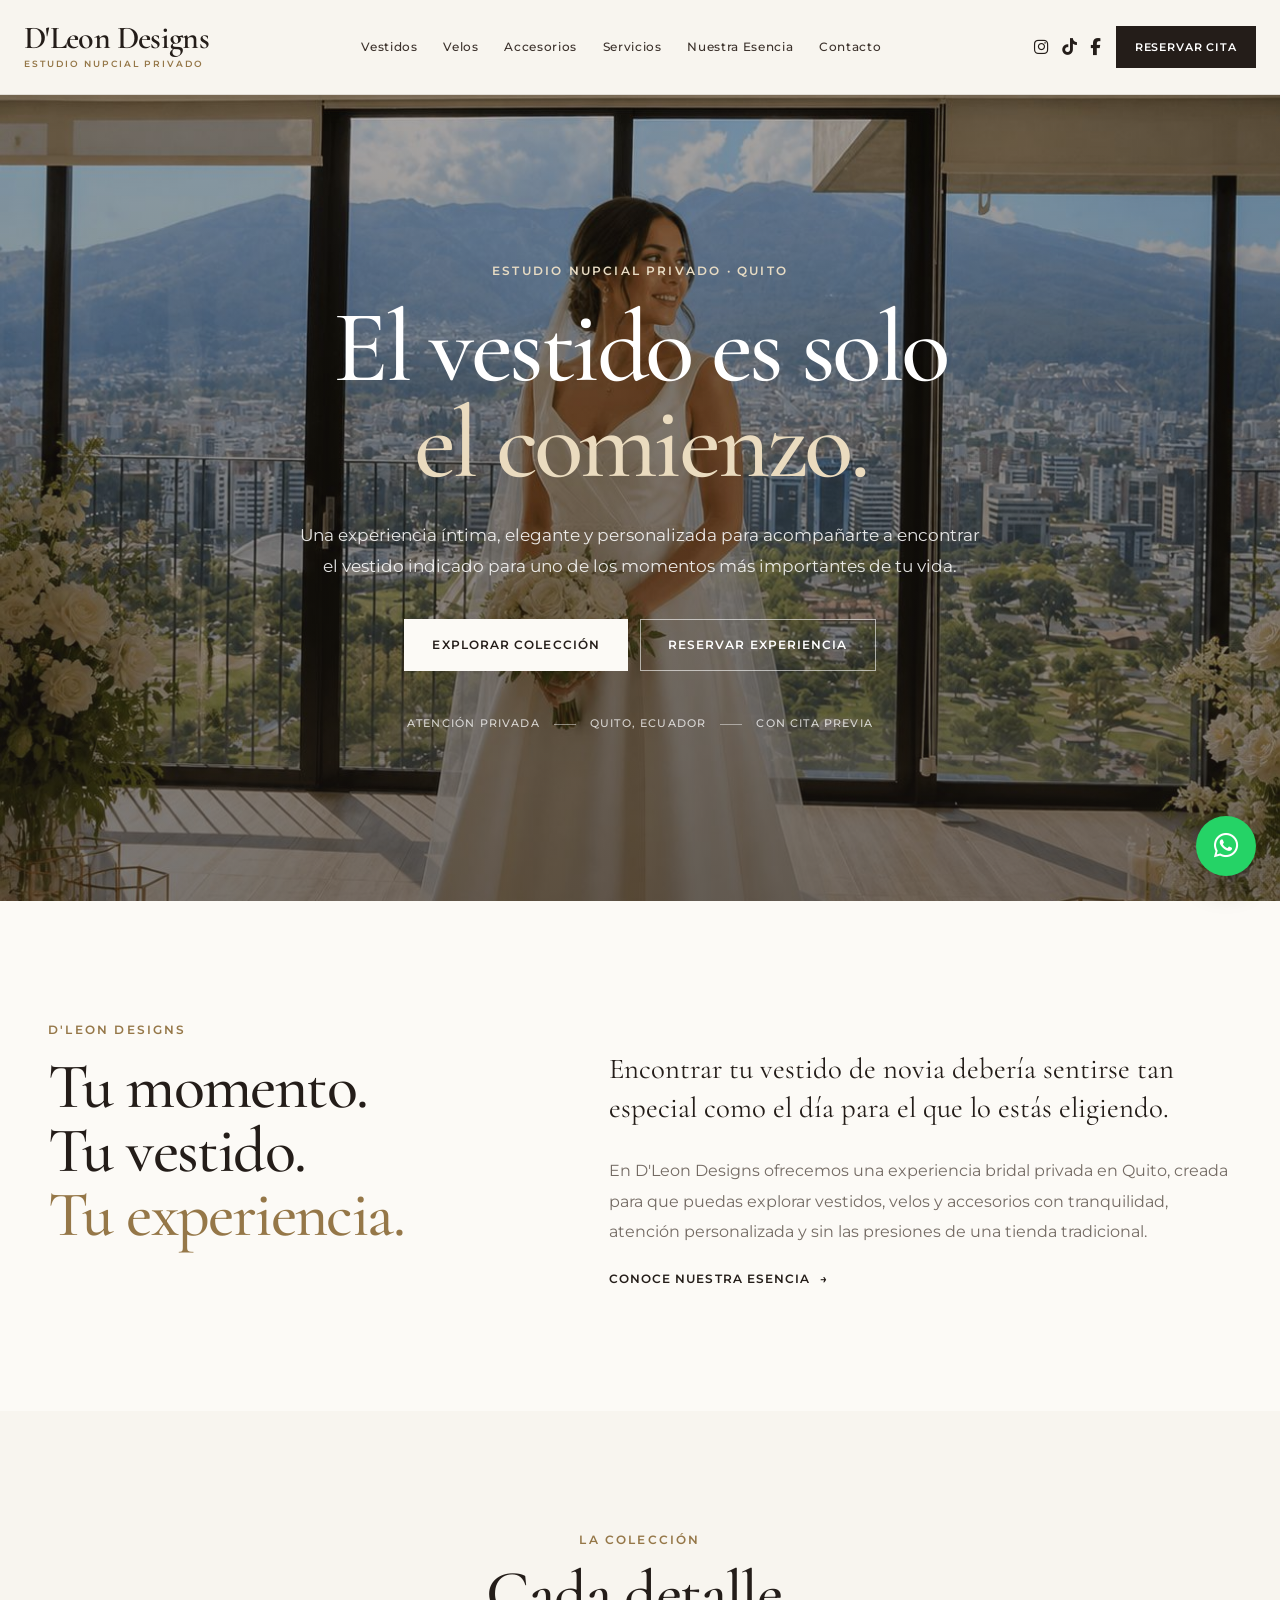
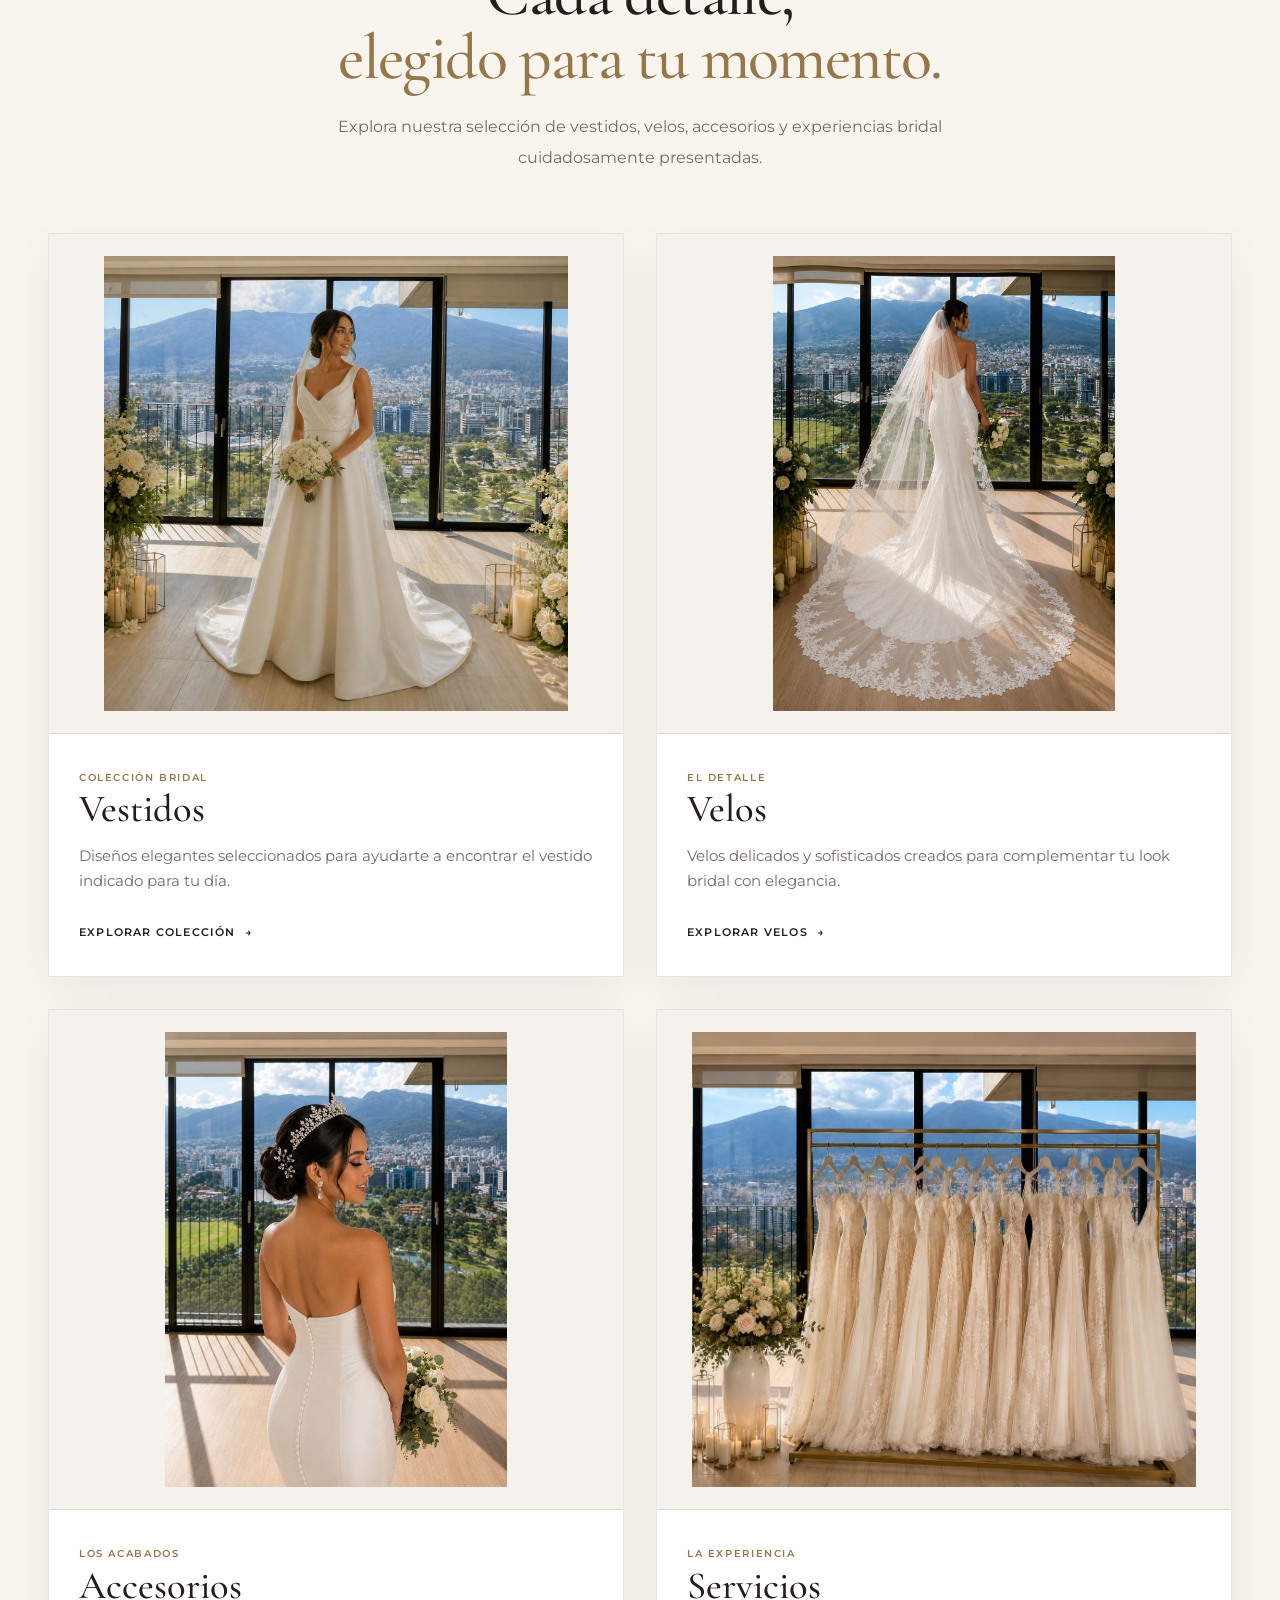
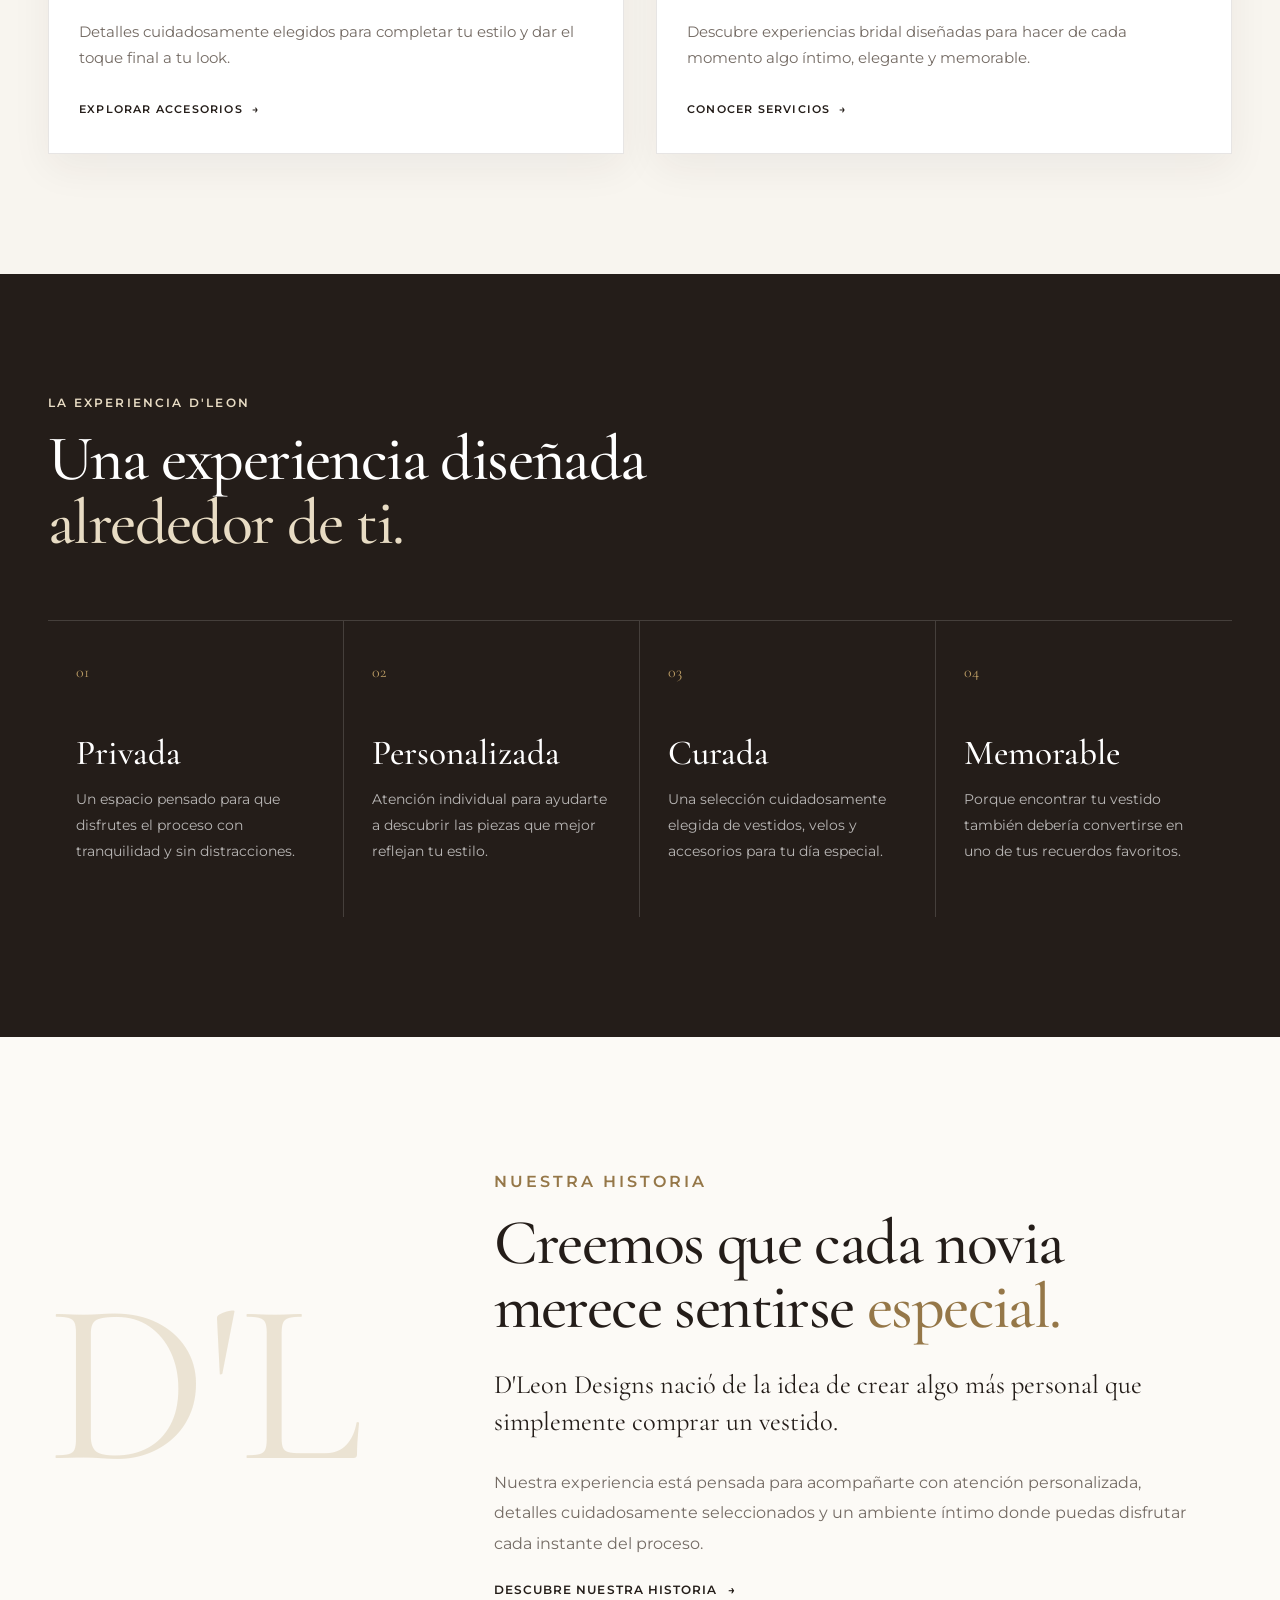
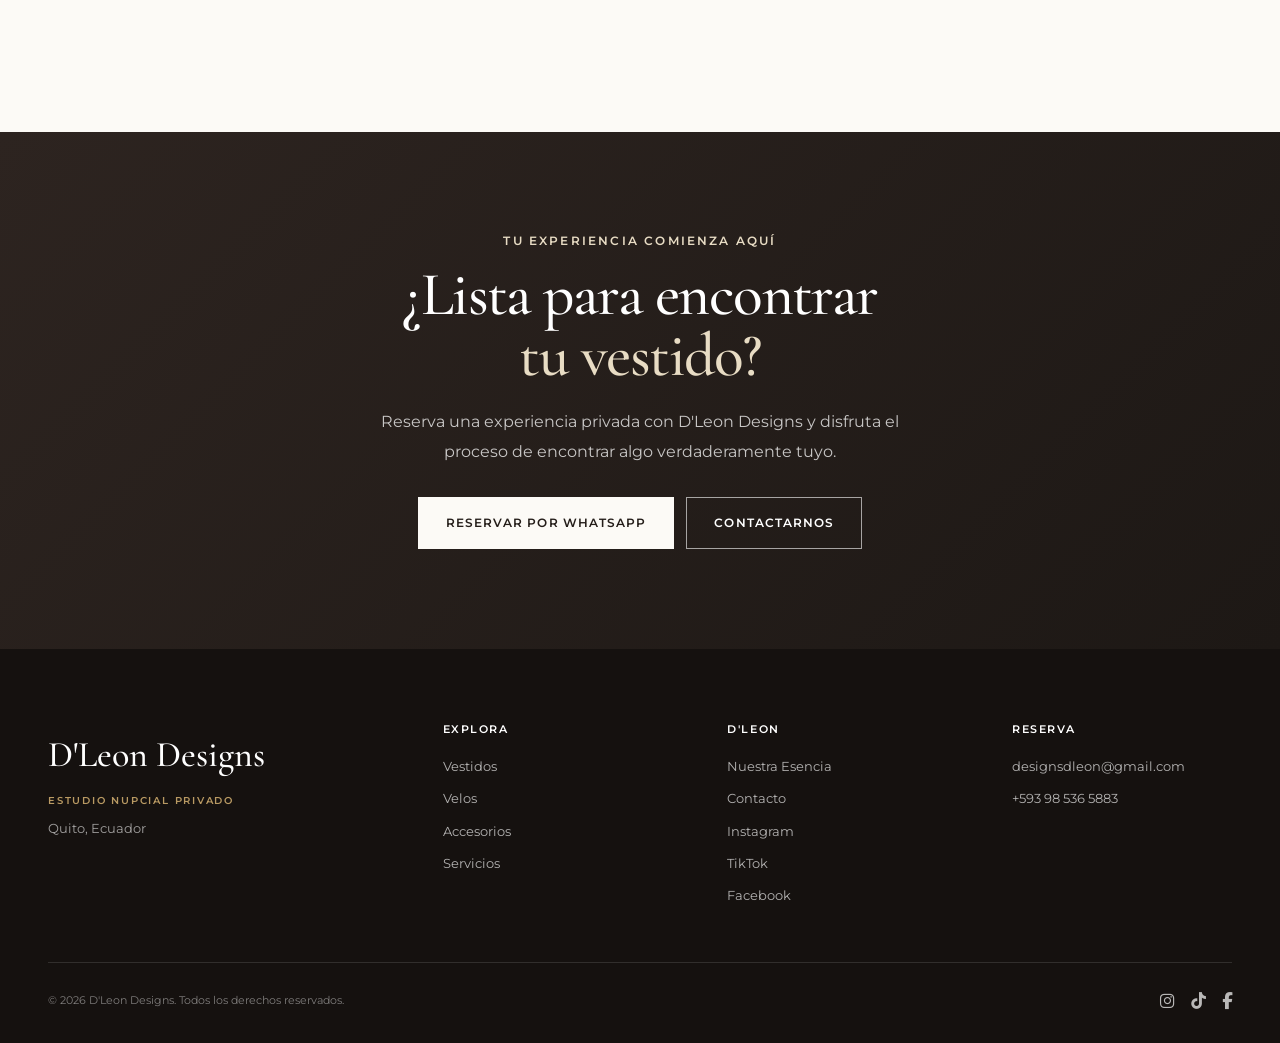
<file: index.html>
<!DOCTYPE html>
<html lang="es">

<head>

  <!-- =====================================================
       BASIC META
  ====================================================== -->

  <meta charset="UTF-8">

  <meta
    name="viewport"
    content="width=device-width, initial-scale=1.0"
  >

  <title>D'Leon Designs | Experiencia Bridal Privada en Quito</title>

  <meta
    name="description"
    content="Experiencia bridal privada en Quito. Descubre vestidos de novia, velos, accesorios y asesoría personalizada con D'Leon Designs."
  >

  <meta
    name="google-site-verification"
    content="Qiu08ztxw7M4BEyfVzshbsioFNhWwS32kJ1PCdq3CxY"
  >


  <!-- =====================================================
       FAVICON
  ====================================================== -->

  <link
    rel="icon"
    href="data:image/svg+xml,<svg xmlns='http://www.w3.org/2000/svg' viewBox='0 0 100 100'><text y='.9em' font-size='90'>💍</text></svg>"
  >


  <!-- =====================================================
       FONTS
  ====================================================== -->

  <link
    rel="preconnect"
    href="https://fonts.googleapis.com"
  >

  <link
    rel="preconnect"
    href="https://fonts.gstatic.com"
    crossorigin
  >

  <link
    href="https://fonts.googleapis.com/css2?family=Cormorant+Garamond:wght@400;500;600&family=Montserrat:wght@300;400;500;600&display=swap"
    rel="stylesheet"
  >


  <!-- =====================================================
       ICONS
  ====================================================== -->

  <link
    rel="stylesheet"
    href="https://cdnjs.cloudflare.com/ajax/libs/font-awesome/6.5.1/css/all.min.css"
  >


  <!-- =====================================================
       MAIN STYLESHEET
  ====================================================== -->

  <link
    rel="stylesheet"
    href="style.css"
  >


  <!-- =====================================================
       GOOGLE TAG MANAGER
  ====================================================== -->

  <script>
    (function(w,d,s,l,i){
      w[l]=w[l]||[];
      w[l].push({
        'gtm.start': new Date().getTime(),
        event:'gtm.js'
      });

      var f=d.getElementsByTagName(s)[0],
          j=d.createElement(s),
          dl=l!='dataLayer'?'&l='+l:'';

      j.async=true;
      j.src='https://www.googletagmanager.com/gtm.js?id='+i+dl;

      f.parentNode.insertBefore(j,f);

    })(window,document,'script','dataLayer','GTM-MMBTLQ2B');
  </script>


  <!-- =====================================================
       GOOGLE ANALYTICS
  ====================================================== -->

  <script
    async
    src="https://www.googletagmanager.com/gtag/js?id=G-RLLWJSPPRX"
  ></script>

  <script>

    window.dataLayer = window.dataLayer || [];

    function gtag(){
      dataLayer.push(arguments);
    }

    gtag('js', new Date());

    gtag('config', 'G-RLLWJSPPRX');

  </script>

</head>


<body class="home-page">


<!-- =========================================================
     GOOGLE TAG MANAGER — NOSCRIPT
========================================================= -->

<noscript>

  <iframe
    src="https://www.googletagmanager.com/ns.html?id=GTM-MMBTLQ2B"
    height="0"
    width="0"
    style="display:none;visibility:hidden"
  ></iframe>

</noscript>


<!-- =========================================================
     HEADER
========================================================= -->

<header class="site-header" id="siteHeader">

  <div class="nav-container">


    <!-- BRAND -->

    <a
      href="index.html"
      class="brand"
      aria-label="D'Leon Designs - Inicio"
    >

      <span class="brand-name">
        D'Leon Designs
      </span>

      <span class="brand-subtitle">
        Estudio Nupcial Privado
      </span>

    </a>


    <!-- DESKTOP NAVIGATION -->

    <nav
      class="desktop-nav"
      aria-label="Navegación principal"
    >

      <a href="dresses.html">
        Vestidos
      </a>

      <a href="veils.html">
        Velos
      </a>

      <a href="accessories.html">
        Accesorios
      </a>

      <a href="services.html">
        Servicios
      </a>

      <a href="about.html">
        Nuestra Esencia
      </a>

      <a href="contact.html">
        Contacto
      </a>

    </nav>


    <!-- HEADER ACTIONS -->

    <div class="header-actions">


      <div class="header-socials">

        <a
          href="https://www.instagram.com/designsdleon/"
          target="_blank"
          rel="noopener noreferrer"
          aria-label="Instagram de D'Leon Designs"
        >
          <i class="fa-brands fa-instagram"></i>
        </a>


        <a
          href="https://www.tiktok.com/@dleondesigns"
          target="_blank"
          rel="noopener noreferrer"
          aria-label="TikTok de D'Leon Designs"
        >
          <i class="fa-brands fa-tiktok"></i>
        </a>

        <a
          href="https://www.facebook.com/profile.php?id=61590719911678"
          target="_blank"
          rel="noopener noreferrer"
          aria-label="Facebook de D'Leon Designs"
        >
          <i class="fa-brands fa-facebook-f"></i>
        </a>

      </div>


      <a
        href="https://wa.me/593985365883?text=Hola%2C%20estoy%20interesada%20en%20recibir%20m%C3%A1s%20informaci%C3%B3n%20sobre%20los%20vestidos%20de%20novia%20y%20la%20experiencia%20de%20D%27Leon%20Designs."
        class="header-cta"
        target="_blank"
        rel="noopener noreferrer"
      >
        Reservar cita
      </a>


      <!-- MOBILE MENU BUTTON -->

      <button
        class="menu-toggle"
        id="menuToggle"
        type="button"
        aria-label="Abrir menú"
        aria-expanded="false"
        aria-controls="mobileMenu"
      >

        <span></span>
        <span></span>

      </button>

    </div>

  </div>


  <!-- MOBILE NAVIGATION -->

  <div
    class="mobile-menu"
    id="mobileMenu"
  >

    <nav aria-label="Navegación móvil">

      <a href="dresses.html">
        Vestidos
      </a>

      <a href="veils.html">
        Velos
      </a>

      <a href="accessories.html">
        Accesorios
      </a>

      <a href="services.html">
        Servicios
      </a>

      <a href="about.html">
        Nuestra Esencia
      </a>

      <a href="contact.html">
        Contacto
      </a>

    </nav>


    <div class="mobile-menu-footer">

      <a
        href="https://wa.me/593985365883?text=Hola%2C%20estoy%20interesada%20en%20agendar%20una%20cita%20con%20D%27Leon%20Designs."
        class="btn btn-dark"
        target="_blank"
        rel="noopener noreferrer"
      >
        Reservar por WhatsApp
      </a>


      <div class="mobile-socials">

        <a
          href="https://www.instagram.com/designsdleon/"
          target="_blank"
          rel="noopener noreferrer"
          aria-label="Instagram"
        >
          <i class="fa-brands fa-instagram"></i>
        </a>

        <a
          href="https://www.tiktok.com/@dleondesigns"
          target="_blank"
          rel="noopener noreferrer"
          aria-label="TikTok"
        >
          <i class="fa-brands fa-tiktok"></i>
        </a>

        <a
          href="https://www.facebook.com/profile.php?id=61590719911678"
          target="_blank"
          rel="noopener noreferrer"
          aria-label="Facebook"
        >
          <i class="fa-brands fa-facebook-f"></i>
        </a>

      </div>

    </div>

  </div>

</header>



<main>


<!-- =========================================================
     HERO
========================================================= -->

<section class="hero">

  <div class="hero-background"></div>

  <div class="hero-overlay"></div>


  <div class="hero-content reveal">

    <p class="eyebrow hero-eyebrow">
      Estudio Nupcial Privado · Quito
    </p>


    <h1>
      El vestido es solo
      <span>el comienzo.</span>
    </h1>


    <p class="hero-description">

      Una experiencia íntima, elegante y personalizada
      para acompañarte a encontrar el vestido indicado
      para uno de los momentos más importantes de tu vida.

    </p>


    <div class="hero-actions">

      <a
        href="dresses.html"
        class="btn btn-light"
      >
        Explorar colección
      </a>


      <a
        href="https://wa.me/593985365883?text=Hola%2C%20estoy%20interesada%20en%20agendar%20una%20experiencia%20bridal%20con%20D%27Leon%20Designs."
        class="btn btn-outline-light"
        target="_blank"
        rel="noopener noreferrer"
      >
        Reservar experiencia
      </a>

    </div>


    <div class="hero-details">

      <span>
        Atención privada
      </span>

      <span class="detail-divider"></span>

      <span>
        Quito, Ecuador
      </span>

      <span class="detail-divider"></span>

      <span>
        Con cita previa
      </span>

    </div>

  </div>

</section>



<!-- =========================================================
     INTRODUCTION
========================================================= -->

<section class="intro-section">

  <div class="section-container intro-grid">


    <div class="intro-heading reveal">

      <p class="eyebrow">
        D'Leon Designs
      </p>

      <h2>
        Tu momento.<br>
        Tu vestido.<br>
        <span>Tu experiencia.</span>
      </h2>

    </div>


    <div class="intro-copy reveal">

      <p class="intro-lead">

        Encontrar tu vestido de novia debería sentirse
        tan especial como el día para el que lo estás eligiendo.

      </p>


      <p>

        En D'Leon Designs ofrecemos una experiencia bridal
        privada en Quito, creada para que puedas explorar
        vestidos, velos y accesorios con tranquilidad,
        atención personalizada y sin las presiones de una
        tienda tradicional.

      </p>


      <a
        href="about.html"
        class="text-link"
      >
        Conoce nuestra esencia
        <span>→</span>
      </a>

    </div>

  </div>

</section>



<!-- =========================================================
     COLLECTION
========================================================= -->

<section class="collection-section">

  <div class="section-container">

    <div class="section-heading reveal">

      <p class="eyebrow">
        La Colección
      </p>

      <h2>
        Cada detalle,
        <span>elegido para tu momento.</span>
      </h2>

      <p>
        Explora nuestra selección de vestidos, velos, accesorios
        y experiencias bridal cuidadosamente presentadas.
      </p>

    </div>


    <div class="collection-grid">


      <!-- VESTIDOS -->

      <a href="dresses.html" class="product-card reveal">

        <div class="product-card-image">
          <img
            src="images/vestido1.jpg"
            alt="Vestidos de novia D'Leon Designs"
            loading="lazy"
          >
        </div>

        <div class="product-card-content">

          <span class="product-card-category">
            Colección Bridal
          </span>

          <h3>Vestidos</h3>

          <p>
            Diseños elegantes seleccionados para ayudarte
            a encontrar el vestido indicado para tu día.
          </p>

          <span class="product-card-link">
            Explorar colección
            <span>→</span>
          </span>

        </div>

      </a>


      <!-- VELOS -->

      <a href="veils.html" class="product-card reveal">

        <div class="product-card-image">
          <img
            src="images/Velos2.jpg"
            alt="Velos de novia D'Leon Designs"
            loading="lazy"
          >
        </div>

        <div class="product-card-content">

          <span class="product-card-category">
            El Detalle
          </span>

          <h3>Velos</h3>

          <p>
            Velos delicados y sofisticados creados para
            complementar tu look bridal con elegancia.
          </p>

          <span class="product-card-link">
            Explorar velos
            <span>→</span>
          </span>

        </div>

      </a>


      <!-- ACCESORIOS -->

      <a href="accessories.html" class="product-card reveal">

        <div class="product-card-image">
          <img
            src="images/Accessory1.jpg"
            alt="Accesorios para novia D'Leon Designs"
            loading="lazy"
          >
        </div>

        <div class="product-card-content">

          <span class="product-card-category">
            Los Acabados
          </span>

          <h3>Accesorios</h3>

          <p>
            Detalles cuidadosamente elegidos para completar
            tu estilo y dar el toque final a tu look.
          </p>

          <span class="product-card-link">
            Explorar accesorios
            <span>→</span>
          </span>

        </div>

      </a>


      <!-- SERVICIOS -->

      <a href="services.html" class="product-card reveal">

        <div class="product-card-image">
          <img
            src="images/servicio1.jpg"
            alt="Servicios bridal D'Leon Designs"
            loading="lazy"
          >
        </div>

        <div class="product-card-content">

          <span class="product-card-category">
            La Experiencia
          </span>

          <h3>Servicios</h3>

          <p>
            Descubre experiencias bridal diseñadas para hacer
            de cada momento algo íntimo, elegante y memorable.
          </p>

          <span class="product-card-link">
            Conocer servicios
            <span>→</span>
          </span>

        </div>

      </a>


    </div>

  </div>

</section>



<!-- =========================================================
     EXPERIENCE
========================================================= -->

<section class="experience-section">

  <div class="section-container">


    <div class="experience-heading reveal">

      <p class="eyebrow">
        La Experiencia D'Leon
      </p>

      <h2>
        Una experiencia diseñada
        <span>alrededor de ti.</span>
      </h2>

    </div>



    <div class="experience-grid">


      <article class="experience-item reveal">

        <span class="experience-number">
          01
        </span>

        <h3>
          Privada
        </h3>

        <p>
          Un espacio pensado para que disfrutes el proceso
          con tranquilidad y sin distracciones.
        </p>

      </article>


      <article class="experience-item reveal">

        <span class="experience-number">
          02
        </span>

        <h3>
          Personalizada
        </h3>

        <p>
          Atención individual para ayudarte a descubrir
          las piezas que mejor reflejan tu estilo.
        </p>

      </article>


      <article class="experience-item reveal">

        <span class="experience-number">
          03
        </span>

        <h3>
          Curada
        </h3>

        <p>
          Una selección cuidadosamente elegida de vestidos,
          velos y accesorios para tu día especial.
        </p>

      </article>


      <article class="experience-item reveal">

        <span class="experience-number">
          04
        </span>

        <h3>
          Memorable
        </h3>

        <p>
          Porque encontrar tu vestido también debería
          convertirse en uno de tus recuerdos favoritos.
        </p>

      </article>


    </div>

  </div>

</section>



<!-- =========================================================
     OUR STORY
========================================================= -->

<section class="story-section">

  <div class="section-container story-grid">


    <div class="story-number reveal">
      D'L
    </div>


    <div class="story-content reveal">

      <p class="eyebrow">
        Nuestra Historia
      </p>


      <h2>
        Creemos que cada novia
        merece sentirse <span>especial.</span>
      </h2>


      <p class="story-lead">

        D'Leon Designs nació de la idea de crear algo
        más personal que simplemente comprar un vestido.

      </p>


      <p>

        Nuestra experiencia está pensada para acompañarte
        con atención personalizada, detalles cuidadosamente
        seleccionados y un ambiente íntimo donde puedas
        disfrutar cada instante del proceso.

      </p>


      <a
        href="about.html"
        class="text-link"
      >
        Descubre nuestra historia
        <span>→</span>
      </a>

    </div>

  </div>

</section>



<!-- =========================================================
     FINAL CTA
========================================================= -->

<section class="bridal-cta">

  <div class="bridal-cta-inner reveal">

    <p class="eyebrow">
      Tu experiencia comienza aquí
    </p>


    <h2>
      ¿Lista para encontrar
      <span>tu vestido?</span>
    </h2>


    <p>

      Reserva una experiencia privada con D'Leon Designs
      y disfruta el proceso de encontrar algo verdaderamente tuyo.

    </p>


    <div class="cta-actions">

      <a
        href="https://wa.me/593985365883?text=Hola%2C%20quiero%20reservar%20una%20experiencia%20bridal%20con%20D%27Leon%20Designs."
        class="btn btn-light"
        target="_blank"
        rel="noopener noreferrer"
      >
        Reservar por WhatsApp
      </a>


      <a
        href="contact.html"
        class="btn btn-outline-light"
      >
        Contactarnos
      </a>

    </div>

  </div>

</section>


</main>



<!-- =========================================================
     FOOTER
========================================================= -->

<footer class="site-footer">

  <div class="section-container footer-grid">


    <!-- BRAND -->

    <div class="footer-brand">

      <a
        href="index.html"
        class="footer-logo"
      >
        D'Leon Designs
      </a>


      <p>
        Estudio Nupcial Privado
      </p>


      <span>
        Quito, Ecuador
      </span>

    </div>



    <!-- EXPLORE -->

    <div class="footer-column">

      <h3>
        Explora
      </h3>


      <a href="dresses.html">
        Vestidos
      </a>

      <a href="veils.html">
        Velos
      </a>

      <a href="accessories.html">
        Accesorios
      </a>

      <a href="services.html">
        Servicios
      </a>

    </div>



    <!-- STUDIO -->

    <div class="footer-column">

      <h3>
        D'Leon
      </h3>


      <a href="about.html">
        Nuestra Esencia
      </a>

      <a href="contact.html">
        Contacto
      </a>

      <a
        href="https://www.instagram.com/designsdleon/"
        target="_blank"
        rel="noopener noreferrer"
      >
        Instagram
      </a>

      <a
        href="https://www.tiktok.com/@dleondesigns"
        target="_blank"
        rel="noopener noreferrer"
      >
        TikTok
      </a>

      <a
        href="https://www.facebook.com/profile.php?id=61590719911678"
        target="_blank"
        rel="noopener noreferrer"
      >
        Facebook
      </a>

    </div>



    <!-- CONTACT -->

    <div class="footer-column footer-contact">

      <h3>
        Reserva
      </h3>


      <a
        href="mailto:designsdleon@gmail.com"
      >
        designsdleon@gmail.com
      </a>


      <a
        href="https://wa.me/593985365883?text=Hola%2C%20estoy%20interesada%20en%20recibir%20m%C3%A1s%20informaci%C3%B3n%20sobre%20D%27Leon%20Designs."
        target="_blank"
        rel="noopener noreferrer"
      >
        +593 98 536 5883
      </a>

    </div>


  </div>



  <div class="section-container footer-bottom">

    <p>
      © <span id="currentYear"></span> D'Leon Designs.
      Todos los derechos reservados.
    </p>


    <div class="footer-social-icons">

      <a
        href="https://www.instagram.com/designsdleon/"
        target="_blank"
        rel="noopener noreferrer"
        aria-label="Instagram de D'Leon Designs"
      >
        <i class="fa-brands fa-instagram"></i>
      </a>


      <a
        href="https://www.tiktok.com/@dleondesigns"
        target="_blank"
        rel="noopener noreferrer"
        aria-label="TikTok de D'Leon Designs"
      >
        <i class="fa-brands fa-tiktok"></i>
      </a>

      <a
        href="https://www.facebook.com/profile.php?id=61590719911678"
        target="_blank"
        rel="noopener noreferrer"
        aria-label="Facebook de D'Leon Designs"
      >
        <i class="fa-brands fa-facebook-f"></i>
      </a>

    </div>

  </div>

</footer>



<!-- =========================================================
     FLOATING WHATSAPP
========================================================= -->

<a
  class="floating-whatsapp"
  href="https://wa.me/593985365883?text=Hola%2C%20estoy%20interesada%20en%20recibir%20m%C3%A1s%20informaci%C3%B3n%20sobre%20los%20vestidos%20de%20novia%20y%20la%20experiencia%20de%20D%27Leon%20Designs."
  target="_blank"
  rel="noopener noreferrer"
  aria-label="Contactar D'Leon Designs por WhatsApp"
>

  <i class="fa-brands fa-whatsapp"></i>

</a>



<!-- =========================================================
     JAVASCRIPT
========================================================= -->

<script src="js/script.js"></script>


</body>
</html>
</file>
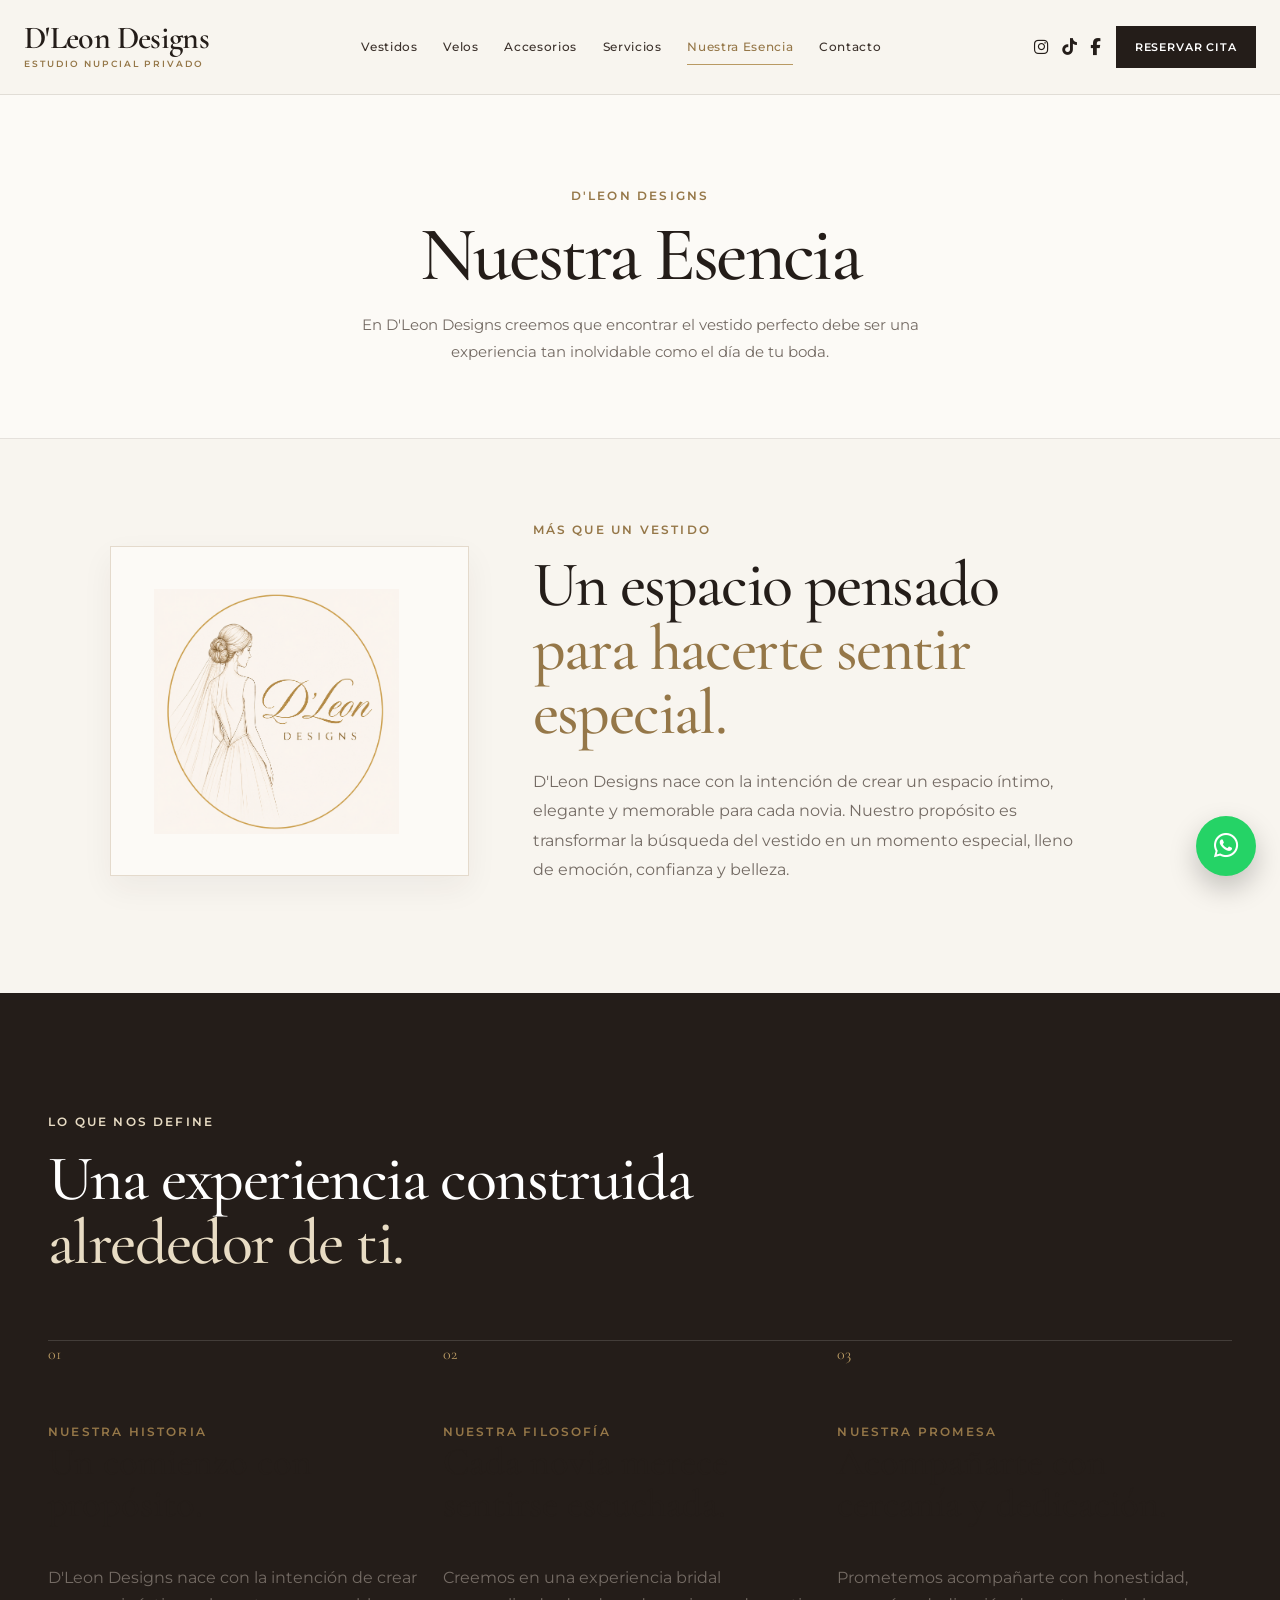
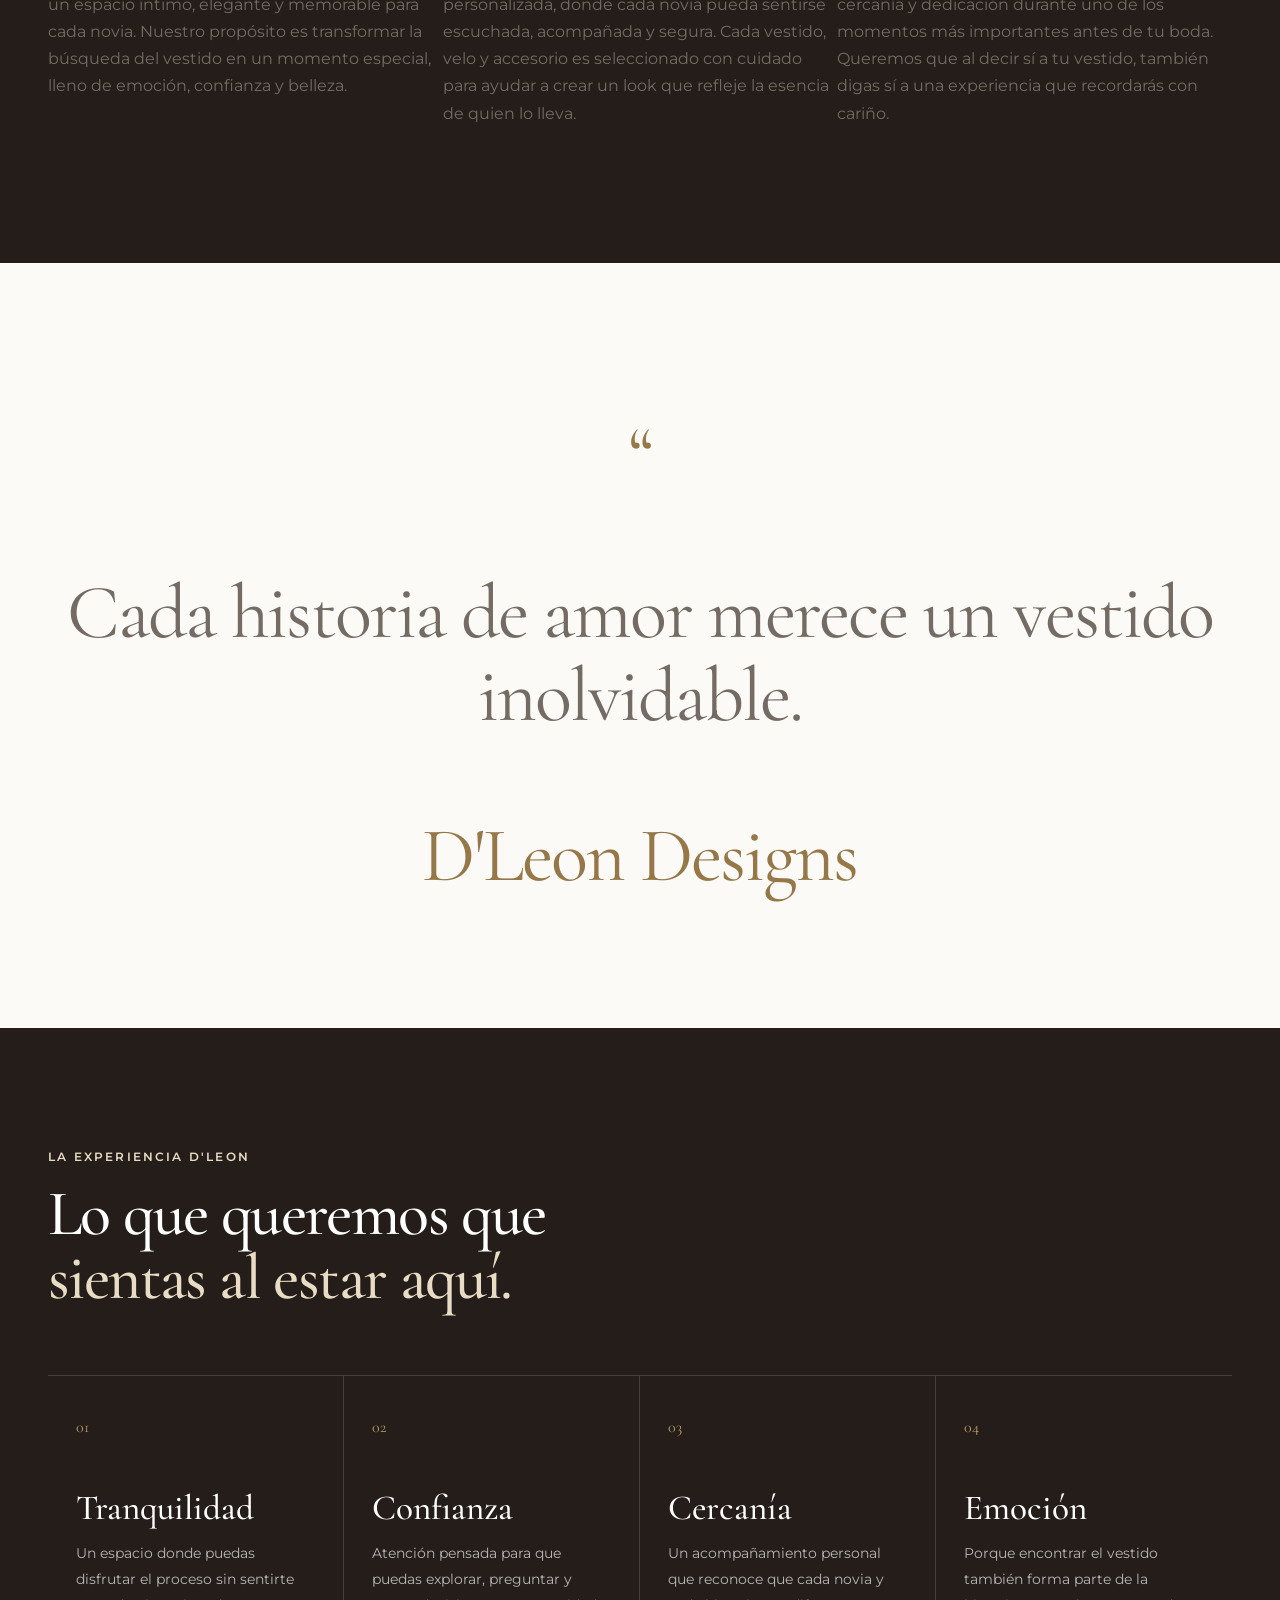
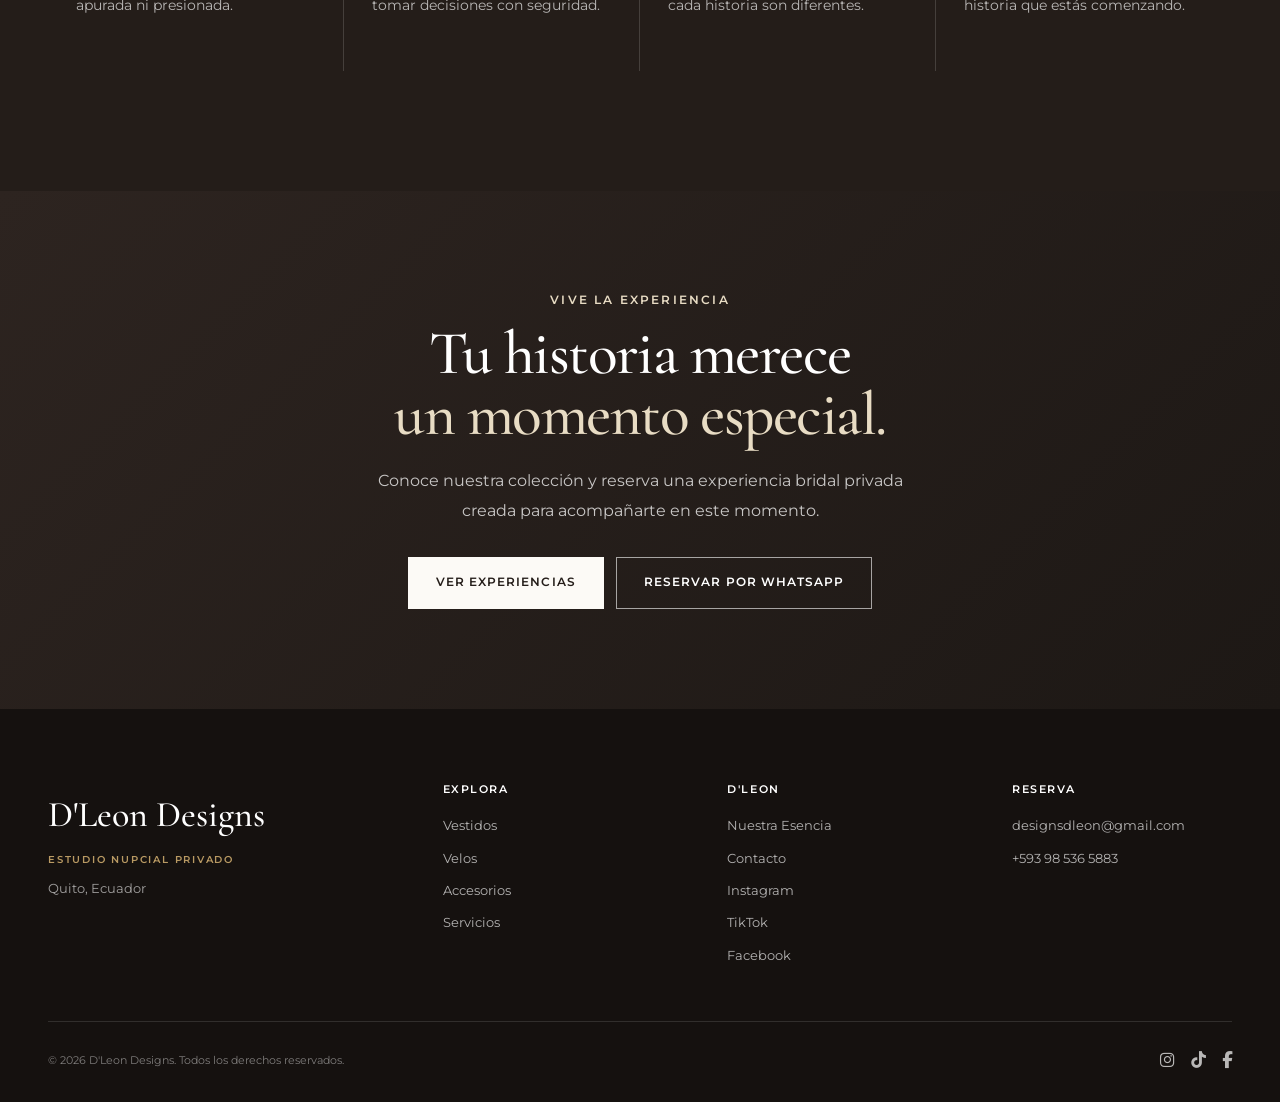
<file: about.html>
<!DOCTYPE html>
<html lang="es">

<head>

  <!-- =====================================================
       BASIC META
  ====================================================== -->

  <meta charset="UTF-8">

  <meta
    name="viewport"
    content="width=device-width, initial-scale=1.0"
  >

  <title>Nuestra Esencia | D'Leon Designs Quito</title>

  <meta
    name="description"
    content="Conoce la esencia de D'Leon Designs, una experiencia bridal privada en Quito creada para acompañar a cada novia con elegancia, cercanía y atención personalizada."
  >


  <!-- =====================================================
       FAVICON
  ====================================================== -->

  <link
    rel="icon"
    href="data:image/svg+xml,<svg xmlns='http://www.w3.org/2000/svg' viewBox='0 0 100 100'><text y='.9em' font-size='90'>💍</text></svg>"
  >


  <!-- =====================================================
       FONTS
  ====================================================== -->

  <link
    rel="preconnect"
    href="https://fonts.googleapis.com"
  >

  <link
    rel="preconnect"
    href="https://fonts.gstatic.com"
    crossorigin
  >

  <link
    href="https://fonts.googleapis.com/css2?family=Cormorant+Garamond:wght@400;500;600&family=Montserrat:wght@300;400;500;600&display=swap"
    rel="stylesheet"
  >


  <!-- =====================================================
       ICONS
  ====================================================== -->

  <link
    rel="stylesheet"
    href="https://cdnjs.cloudflare.com/ajax/libs/font-awesome/6.5.1/css/all.min.css"
  >


  <!-- =====================================================
       MAIN STYLESHEET
  ====================================================== -->

  <link
    rel="stylesheet"
    href="style.css"
  >


  <!-- =====================================================
       GOOGLE TAG MANAGER
  ====================================================== -->

  <script>
    (function(w,d,s,l,i){

      w[l]=w[l]||[];

      w[l].push({
        'gtm.start': new Date().getTime(),
        event:'gtm.js'
      });

      var f=d.getElementsByTagName(s)[0],
          j=d.createElement(s),
          dl=l!='dataLayer'?'&l='+l:'';

      j.async=true;

      j.src=
        'https://www.googletagmanager.com/gtm.js?id='+i+dl;

      f.parentNode.insertBefore(j,f);

    })(window,document,'script','dataLayer','GTM-MMBTLQ2B');
  </script>


  <!-- =====================================================
       GOOGLE ANALYTICS
  ====================================================== -->

  <script
    async
    src="https://www.googletagmanager.com/gtag/js?id=G-RLLWJSPPRX"
  ></script>

  <script>

    window.dataLayer =
      window.dataLayer || [];

    function gtag(){
      dataLayer.push(arguments);
    }

    gtag('js', new Date());

    gtag(
      'config',
      'G-RLLWJSPPRX'
    );

  </script>

</head>


<body class="about-page">


<!-- =========================================================
     GOOGLE TAG MANAGER — NOSCRIPT
========================================================= -->

<noscript>

  <iframe
    src="https://www.googletagmanager.com/ns.html?id=GTM-MMBTLQ2B"
    height="0"
    width="0"
    style="display:none;visibility:hidden"
  ></iframe>

</noscript>


<!-- =========================================================
     HEADER
========================================================= -->

<header
  class="site-header"
  id="siteHeader"
>

  <div class="nav-container">


    <!-- BRAND -->

    <a
      href="index.html"
      class="brand"
      aria-label="D'Leon Designs - Inicio"
    >

      <span class="brand-name">
        D'Leon Designs
      </span>

      <span class="brand-subtitle">
        Estudio Nupcial Privado
      </span>

    </a>


    <!-- DESKTOP NAV -->

    <nav
      class="desktop-nav"
      aria-label="Navegación principal"
    >

      <a href="dresses.html">
        Vestidos
      </a>

      <a href="veils.html">
        Velos
      </a>

      <a href="accessories.html">
        Accesorios
      </a>

      <a href="services.html">
        Servicios
      </a>

      <a
        href="about.html"
        class="active"
      >
        Nuestra Esencia
      </a>

      <a href="contact.html">
        Contacto
      </a>

    </nav>


    <!-- HEADER ACTIONS -->

    <div class="header-actions">

      <div class="header-socials">

        <a
          href="https://www.instagram.com/designsdleon/"
          target="_blank"
          rel="noopener noreferrer"
          aria-label="Instagram de D'Leon Designs"
        >
          <i class="fa-brands fa-instagram"></i>
        </a>

        <a
          href="https://www.tiktok.com/@dleondesigns"
          target="_blank"
          rel="noopener noreferrer"
          aria-label="TikTok de D'Leon Designs"
        >
          <i class="fa-brands fa-tiktok"></i>
        </a>

        <a
          href="https://www.facebook.com/profile.php?id=61590719911678"
          target="_blank"
          rel="noopener noreferrer"
          aria-label="Facebook de D'Leon Designs"
        >
          <i class="fa-brands fa-facebook-f"></i>
        </a>

      </div>


      <a
        href="https://wa.me/593985365883?text=Hola%2C%20estoy%20interesada%20en%20agendar%20una%20cita%20con%20D%27Leon%20Designs."
        class="header-cta"
        target="_blank"
        rel="noopener noreferrer"
      >
        Reservar cita
      </a>


      <!-- MOBILE MENU BUTTON -->

      <button
        class="menu-toggle"
        id="menuToggle"
        type="button"
        aria-label="Abrir menú"
        aria-expanded="false"
        aria-controls="mobileMenu"
      >

        <span></span>
        <span></span>

      </button>

    </div>

  </div>


  <!-- =====================================================
       MOBILE MENU
  ====================================================== -->

  <div
    class="mobile-menu"
    id="mobileMenu"
  >

    <nav aria-label="Navegación móvil">

      <a href="dresses.html">
        Vestidos
      </a>

      <a href="veils.html">
        Velos
      </a>

      <a href="accessories.html">
        Accesorios
      </a>

      <a href="services.html">
        Servicios
      </a>

      <a href="about.html">
        Nuestra Esencia
      </a>

      <a href="contact.html">
        Contacto
      </a>

    </nav>


    <div class="mobile-menu-footer">

      <a
        href="https://wa.me/593985365883?text=Hola%2C%20estoy%20interesada%20en%20agendar%20una%20cita%20con%20D%27Leon%20Designs."
        class="btn btn-dark"
        target="_blank"
        rel="noopener noreferrer"
      >
        Reservar por WhatsApp
      </a>


      <div class="mobile-socials">

        <a
          href="https://www.instagram.com/designsdleon/"
          target="_blank"
          rel="noopener noreferrer"
          aria-label="Instagram"
        >
          <i class="fa-brands fa-instagram"></i>
        </a>

        <a
          href="https://www.tiktok.com/@dleondesigns"
          target="_blank"
          rel="noopener noreferrer"
          aria-label="TikTok"
        >
          <i class="fa-brands fa-tiktok"></i>
        </a>

        <a
          href="https://www.facebook.com/profile.php?id=61590719911678"
          target="_blank"
          rel="noopener noreferrer"
          aria-label="Facebook"
        >
          <i class="fa-brands fa-facebook-f"></i>
        </a>

      </div>

    </div>

  </div>

</header>



<main>


<!-- =========================================================
     ABOUT HERO
========================================================= -->

<section class="about-page-hero">

  <div
    class="section-container about-page-hero-inner reveal"
  >

    <p class="eyebrow">
      D'Leon Designs
    </p>

    <h1>
      Nuestra Esencia
    </h1>

    <p class="about-hero-lead">
      En D'Leon Designs creemos que encontrar el vestido perfecto
      debe ser una experiencia tan inolvidable como el día de tu boda.
    </p>

  </div>

</section>



<!-- =========================================================
     BRAND INTRO
========================================================= -->

<section class="section about-brand-section">

  <div class="section-container about-brand-grid">


    <!-- LOGO -->

    <div class="about-brand-logo-wrap reveal">

      <a
        href="index.html"
        aria-label="Volver al inicio de D'Leon Designs"
      >

        <img
          src="images/D'Leon Designs Logo.png"
          alt="Logo de D'Leon Designs"
          class="about-brand-logo"
          loading="lazy"
        >

      </a>

    </div>



    <!-- COPY -->

    <div class="about-brand-copy reveal">

      <p class="eyebrow">
        Más que un vestido
      </p>

      <h2>
        Un espacio pensado
        <span>para hacerte sentir especial.</span>
      </h2>

      <p>
        D'Leon Designs nace con la intención de crear un espacio
        íntimo, elegante y memorable para cada novia. Nuestro
        propósito es transformar la búsqueda del vestido en un
        momento especial, lleno de emoción, confianza y belleza.
      </p>

    </div>

  </div>

</section>



<!-- =========================================================
     OUR STORY / PHILOSOPHY / PROMISE
========================================================= -->

<section class="about-values-section">

  <div class="section-container">


    <div class="about-values-heading reveal">

      <p class="eyebrow">
        Lo que nos define
      </p>

      <h2>
        Una experiencia construida
        <span>alrededor de ti.</span>
      </h2>

    </div>



    <div class="about-values-grid">


      <!-- HISTORIA -->

      <article class="about-value-card reveal">

        <span class="about-value-number">
          01
        </span>

        <p class="eyebrow">
          Nuestra Historia
        </p>

        <h3>
          Un comienzo con propósito.
        </h3>

        <p>
          D'Leon Designs nace con la intención de crear un espacio
          íntimo, elegante y memorable para cada novia. Nuestro
          propósito es transformar la búsqueda del vestido en un
          momento especial, lleno de emoción, confianza y belleza.
        </p>

      </article>



      <!-- FILOSOFIA -->

      <article class="about-value-card reveal">

        <span class="about-value-number">
          02
        </span>

        <p class="eyebrow">
          Nuestra Filosofía
        </p>

        <h3>
          Cada novia merece sentirse escuchada.
        </h3>

        <p>
          Creemos en una experiencia bridal personalizada, donde
          cada novia pueda sentirse escuchada, acompañada y segura.
          Cada vestido, velo y accesorio es seleccionado con cuidado
          para ayudar a crear un look que refleje la esencia de quien
          lo lleva.
        </p>

      </article>



      <!-- PROMESA -->

      <article class="about-value-card reveal">

        <span class="about-value-number">
          03
        </span>

        <p class="eyebrow">
          Nuestra Promesa
        </p>

        <h3>
          Acompañarte con cercanía y dedicación.
        </h3>

        <p>
          Prometemos acompañarte con honestidad, cercanía y
          dedicación durante uno de los momentos más importantes
          antes de tu boda. Queremos que al decir sí a tu vestido,
          también digas sí a una experiencia que recordarás con cariño.
        </p>

      </article>


    </div>

  </div>

</section>



<!-- =========================================================
     BRAND QUOTE
========================================================= -->

<section class="about-quote-section">

  <div class="section-container">

    <blockquote class="about-editorial-quote reveal">

      <span class="quote-mark">
        “
      </span>

      <p>
        Cada historia de amor merece
        un vestido inolvidable.
      </p>

      <span class="quote-signature">
        D'Leon Designs
      </span>

    </blockquote>

  </div>

</section>



<!-- =========================================================
     EXPERIENCE PRINCIPLES
========================================================= -->

<section class="experience-section about-experience-section">

  <div class="section-container">


    <div class="experience-heading reveal">

      <p class="eyebrow">
        La Experiencia D'Leon
      </p>

      <h2>
        Lo que queremos que
        <span>sientas al estar aquí.</span>
      </h2>

    </div>



    <div class="experience-grid">


      <article class="experience-item reveal">

        <span class="experience-number">
          01
        </span>

        <h3>
          Tranquilidad
        </h3>

        <p>
          Un espacio donde puedas disfrutar el proceso
          sin sentirte apurada ni presionada.
        </p>

      </article>


      <article class="experience-item reveal">

        <span class="experience-number">
          02
        </span>

        <h3>
          Confianza
        </h3>

        <p>
          Atención pensada para que puedas explorar,
          preguntar y tomar decisiones con seguridad.
        </p>

      </article>


      <article class="experience-item reveal">

        <span class="experience-number">
          03
        </span>

        <h3>
          Cercanía
        </h3>

        <p>
          Un acompañamiento personal que reconoce
          que cada novia y cada historia son diferentes.
        </p>

      </article>


      <article class="experience-item reveal">

        <span class="experience-number">
          04
        </span>

        <h3>
          Emoción
        </h3>

        <p>
          Porque encontrar el vestido también forma
          parte de la historia que estás comenzando.
        </p>

      </article>


    </div>

  </div>

</section>



<!-- =========================================================
     FINAL CTA
========================================================= -->

<section class="bridal-cta">

  <div class="bridal-cta-inner reveal">

    <p class="eyebrow">
      Vive la experiencia
    </p>

    <h2>
      Tu historia merece
      <span>un momento especial.</span>
    </h2>

    <p>
      Conoce nuestra colección y reserva una experiencia
      bridal privada creada para acompañarte en este momento.
    </p>


    <div class="cta-actions">

      <a
        href="services.html"
        class="btn btn-light"
      >
        Ver experiencias
      </a>


      <a
        href="https://wa.me/593985365883?text=Hola%2C%20quiero%20agendar%20una%20experiencia%20bridal%20con%20D%27Leon%20Designs."
        class="btn btn-outline-light"
        target="_blank"
        rel="noopener noreferrer"
      >
        Reservar por WhatsApp
      </a>

    </div>

  </div>

</section>


</main>



<!-- =========================================================
     FOOTER
========================================================= -->

<footer class="site-footer">

  <div class="section-container footer-grid">


    <!-- BRAND -->

    <div class="footer-brand">

      <a
        href="index.html"
        class="footer-logo"
      >
        D'Leon Designs
      </a>

      <p>
        Estudio Nupcial Privado
      </p>

      <span>
        Quito, Ecuador
      </span>

    </div>



    <!-- EXPLORE -->

    <div class="footer-column">

      <h3>
        Explora
      </h3>

      <a href="dresses.html">
        Vestidos
      </a>

      <a href="veils.html">
        Velos
      </a>

      <a href="accessories.html">
        Accesorios
      </a>

      <a href="services.html">
        Servicios
      </a>

    </div>



    <!-- D'LEON -->

    <div class="footer-column">

      <h3>
        D'Leon
      </h3>

      <a href="about.html">
        Nuestra Esencia
      </a>

      <a href="contact.html">
        Contacto
      </a>

      <a
        href="https://www.instagram.com/designsdleon/"
        target="_blank"
        rel="noopener noreferrer"
      >
        Instagram
      </a>

      <a
        href="https://www.tiktok.com/@dleondesigns"
        target="_blank"
        rel="noopener noreferrer"
      >
        TikTok
      </a>

      <a
        href="https://www.facebook.com/profile.php?id=61590719911678"
        target="_blank"
        rel="noopener noreferrer"
      >
        Facebook
      </a>

    </div>



    <!-- CONTACT -->

    <div class="footer-column footer-contact">

      <h3>
        Reserva
      </h3>

      <a href="mailto:designsdleon@gmail.com">
        designsdleon@gmail.com
      </a>

      <a
        href="https://wa.me/593985365883?text=Hola%2C%20estoy%20interesada%20en%20recibir%20m%C3%A1s%20informaci%C3%B3n%20sobre%20D%27Leon%20Designs."
        target="_blank"
        rel="noopener noreferrer"
      >
        +593 98 536 5883
      </a>

    </div>

  </div>



  <!-- FOOTER BOTTOM -->

  <div class="section-container footer-bottom">

    <p>
      © <span id="currentYear"></span> D'Leon Designs.
      Todos los derechos reservados.
    </p>


    <div class="footer-social-icons">

      <a
        href="https://www.instagram.com/designsdleon/"
        target="_blank"
        rel="noopener noreferrer"
        aria-label="Instagram de D'Leon Designs"
      >
        <i class="fa-brands fa-instagram"></i>
      </a>

      <a
        href="https://www.tiktok.com/@dleondesigns"
        target="_blank"
        rel="noopener noreferrer"
        aria-label="TikTok de D'Leon Designs"
      >
        <i class="fa-brands fa-tiktok"></i>
      </a>

      <a
        href="https://www.facebook.com/profile.php?id=61590719911678"
        target="_blank"
        rel="noopener noreferrer"
        aria-label="Facebook de D'Leon Designs"
      >
        <i class="fa-brands fa-facebook-f"></i>
      </a>

    </div>

  </div>

</footer>



<!-- =========================================================
     FLOATING WHATSAPP
========================================================= -->

<a
  class="floating-whatsapp"
  href="https://wa.me/593985365883?text=Hola%2C%20estoy%20interesada%20en%20recibir%20m%C3%A1s%20informaci%C3%B3n%20sobre%20D%27Leon%20Designs."
  target="_blank"
  rel="noopener noreferrer"
  aria-label="Contactar D'Leon Designs por WhatsApp"
>
  <i class="fa-brands fa-whatsapp"></i>
</a>



<!-- =========================================================
     JAVASCRIPT
========================================================= -->

<script src="js/script.js"></script>


</body>

</html>
</file>
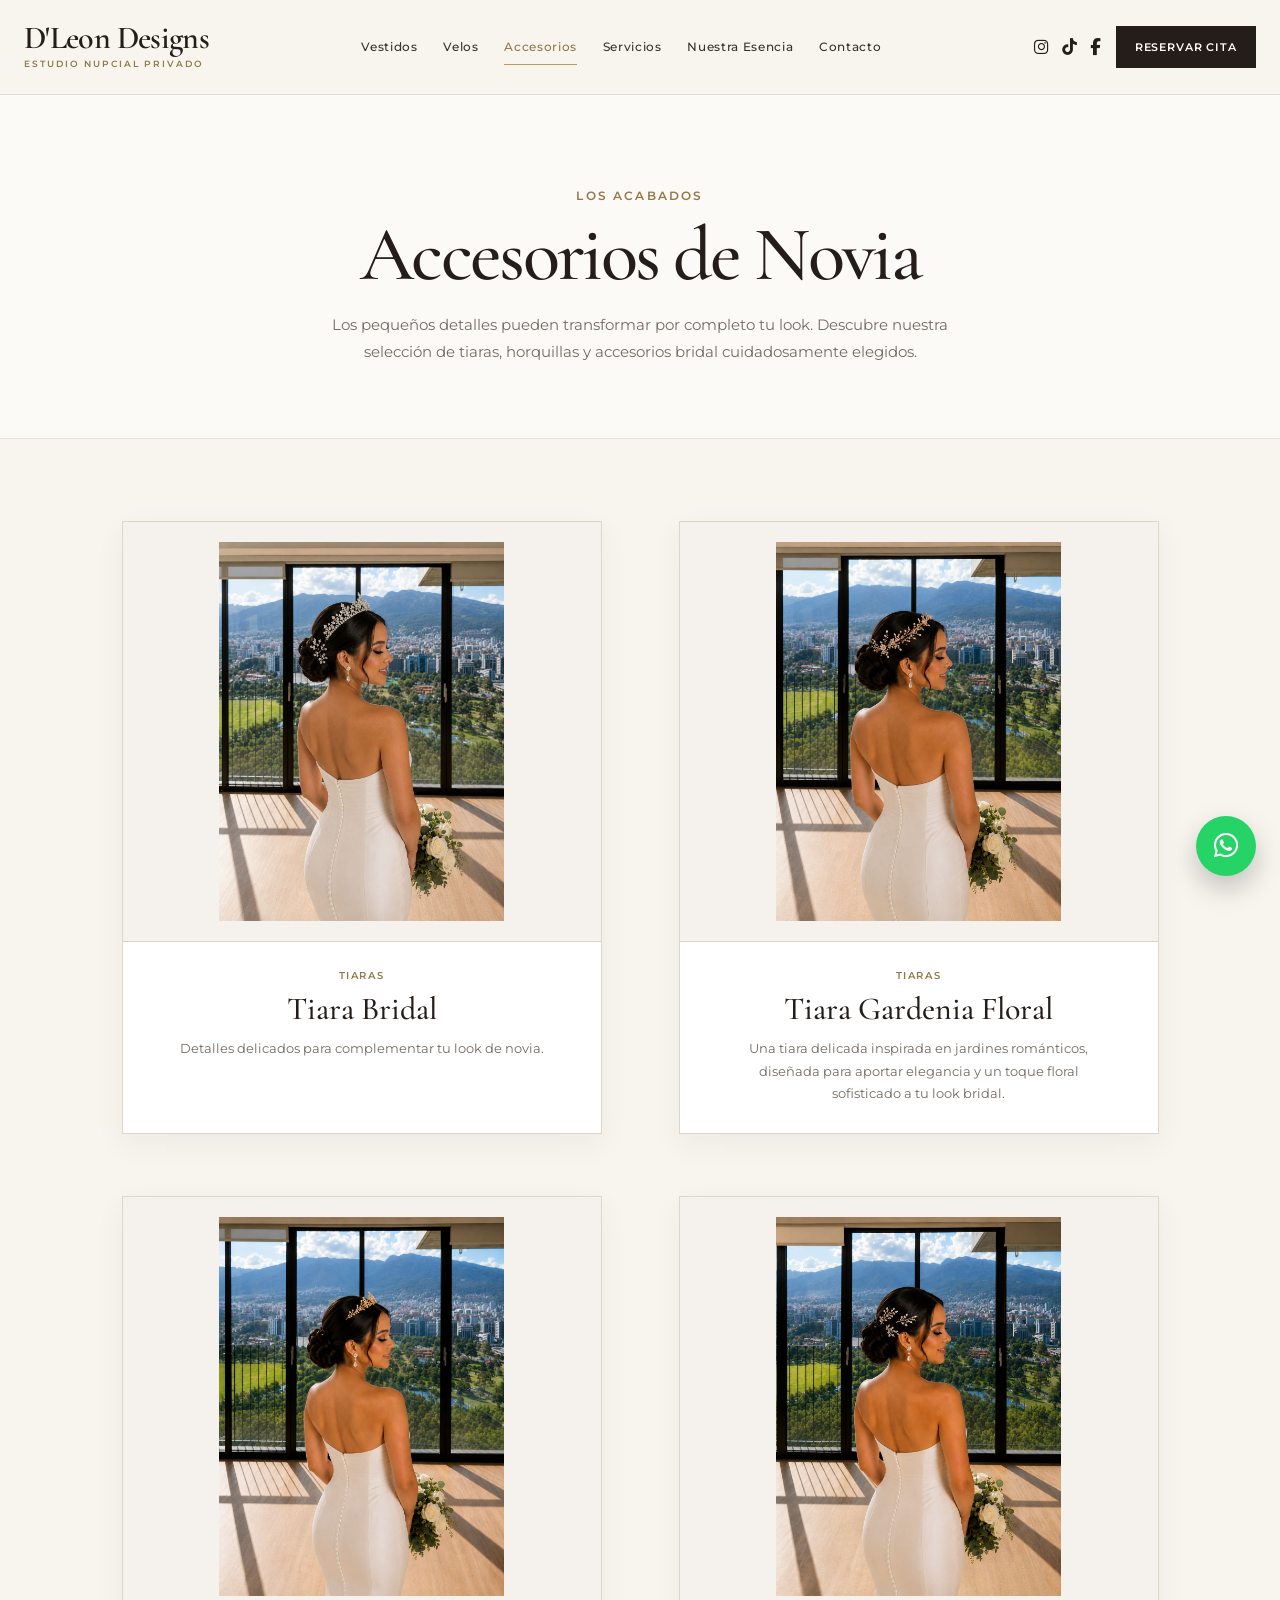
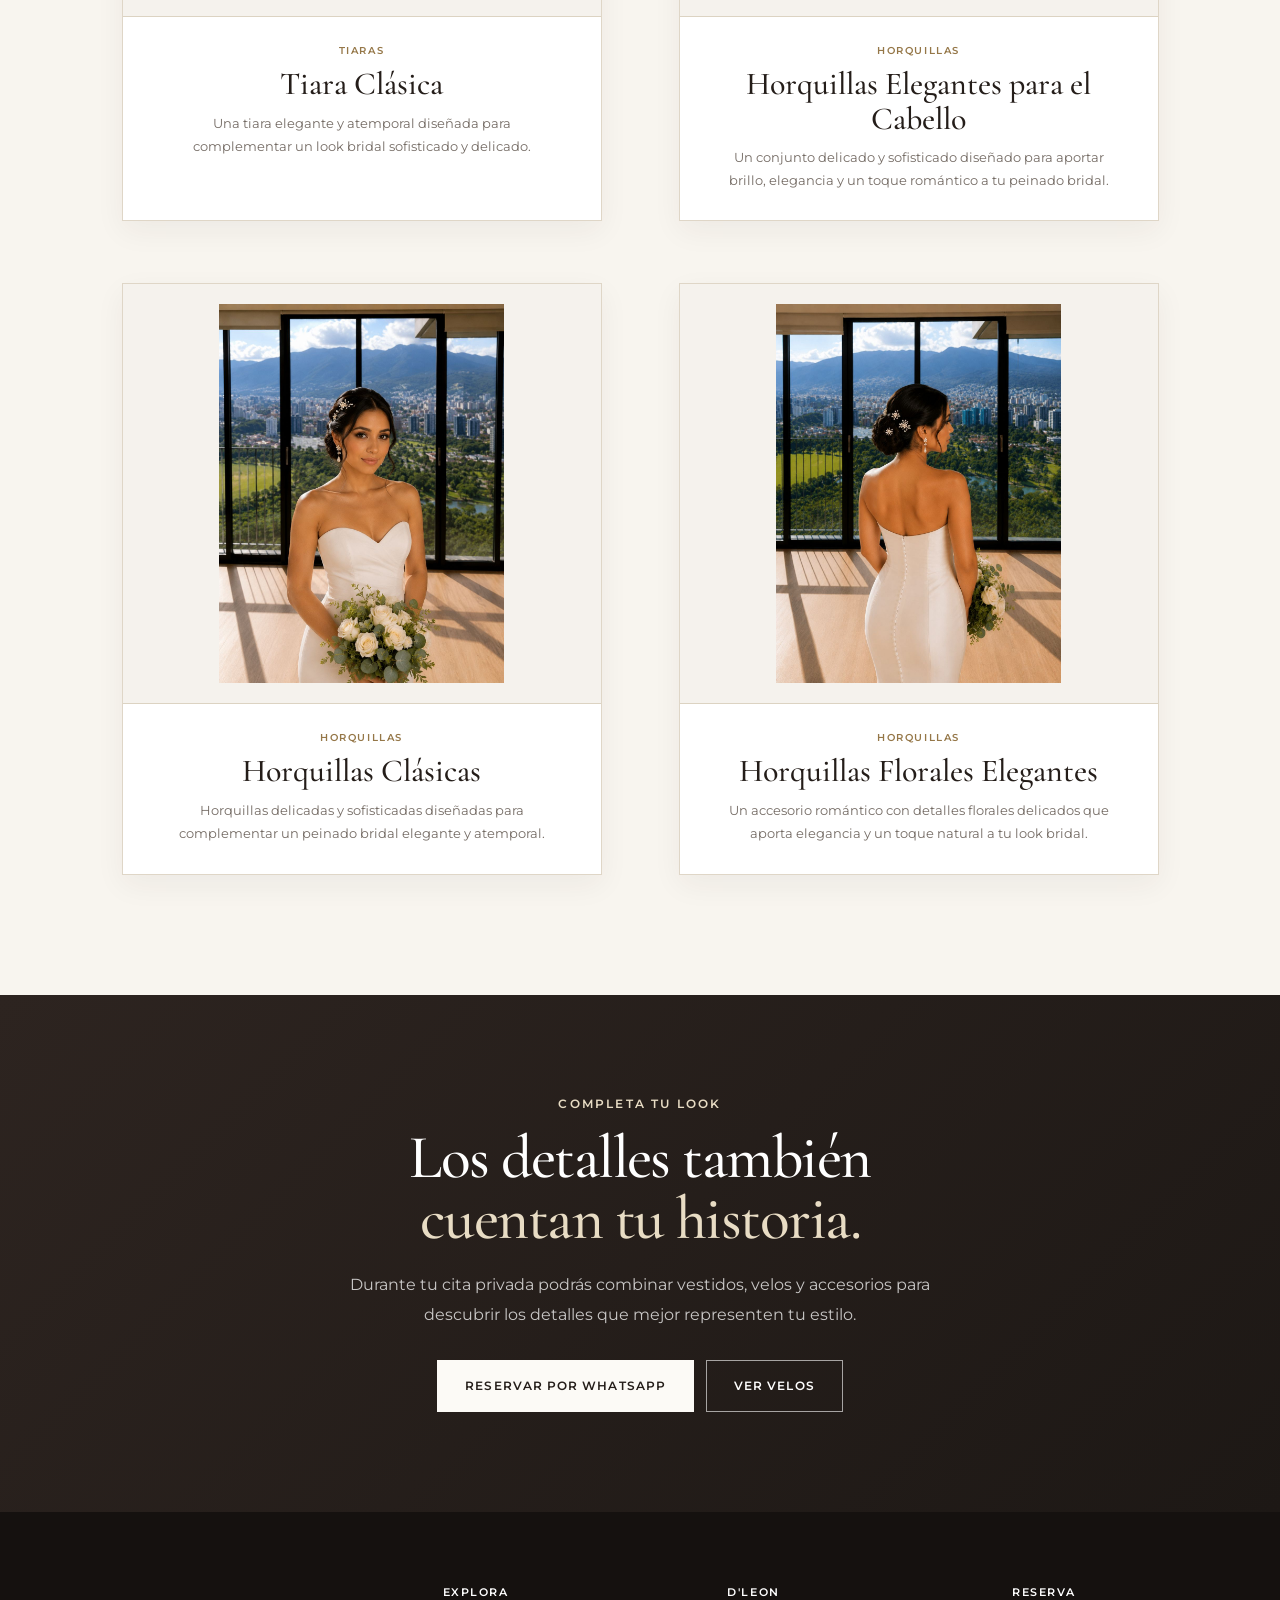
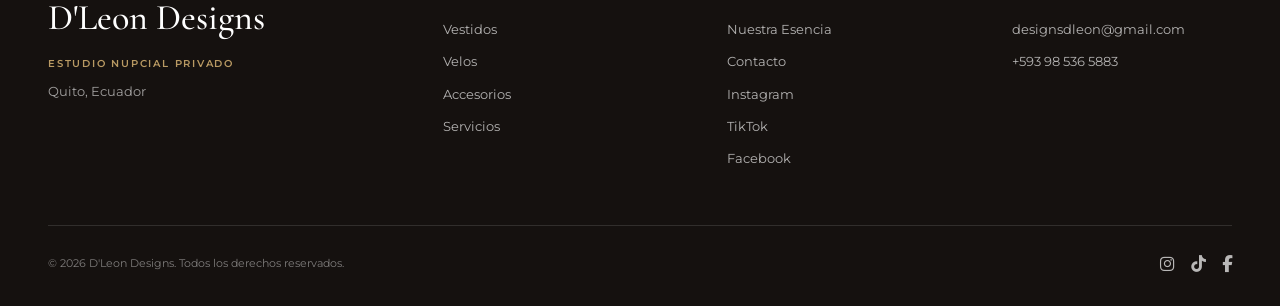
<file: accessories.html>
<!DOCTYPE html>
<html lang="es">

<head>

  <!-- =====================================================
       BASIC META
  ====================================================== -->

  <meta charset="UTF-8">

  <meta
    name="viewport"
    content="width=device-width, initial-scale=1.0"
  >

  <title>Accesorios de Novia | D'Leon Designs Quito</title>

  <meta
    name="description"
    content="Explora la colección de accesorios de novia de D'Leon Designs en Quito. Descubre tiaras, horquillas y detalles cuidadosamente seleccionados para completar tu look bridal."
  >


  <!-- =====================================================
       FAVICON
  ====================================================== -->

  <link
    rel="icon"
    href="data:image/svg+xml,<svg xmlns='http://www.w3.org/2000/svg' viewBox='0 0 100 100'><text y='.9em' font-size='90'>💍</text></svg>"
  >


  <!-- =====================================================
       FONTS
  ====================================================== -->

  <link
    rel="preconnect"
    href="https://fonts.googleapis.com"
  >

  <link
    rel="preconnect"
    href="https://fonts.gstatic.com"
    crossorigin
  >

  <link
    href="https://fonts.googleapis.com/css2?family=Cormorant+Garamond:wght@400;500;600&family=Montserrat:wght@300;400;500;600&display=swap"
    rel="stylesheet"
  >


  <!-- =====================================================
       ICONS
  ====================================================== -->

  <link
    rel="stylesheet"
    href="https://cdnjs.cloudflare.com/ajax/libs/font-awesome/6.5.1/css/all.min.css"
  >


  <!-- =====================================================
       MAIN STYLESHEET
  ====================================================== -->

  <link
    rel="stylesheet"
    href="style.css"
  >


  <!-- =====================================================
       GOOGLE TAG MANAGER
  ====================================================== -->

  <script>
    (function(w,d,s,l,i){

      w[l]=w[l]||[];

      w[l].push({
        'gtm.start': new Date().getTime(),
        event:'gtm.js'
      });

      var f=d.getElementsByTagName(s)[0],
          j=d.createElement(s),
          dl=l!='dataLayer'?'&l='+l:'';

      j.async=true;

      j.src=
        'https://www.googletagmanager.com/gtm.js?id='+i+dl;

      f.parentNode.insertBefore(j,f);

    })(window,document,'script','dataLayer','GTM-MMBTLQ2B');
  </script>


  <!-- =====================================================
       GOOGLE ANALYTICS
  ====================================================== -->

  <script
    async
    src="https://www.googletagmanager.com/gtag/js?id=G-RLLWJSPPRX"
  ></script>

  <script>

    window.dataLayer =
      window.dataLayer || [];

    function gtag(){
      dataLayer.push(arguments);
    }

    gtag('js', new Date());

    gtag(
      'config',
      'G-RLLWJSPPRX'
    );

  </script>

</head>


<body class="collection-page">


<!-- =========================================================
     GOOGLE TAG MANAGER — NOSCRIPT
========================================================= -->

<noscript>

  <iframe
    src="https://www.googletagmanager.com/ns.html?id=GTM-MMBTLQ2B"
    height="0"
    width="0"
    style="display:none;visibility:hidden"
  ></iframe>

</noscript>


<!-- =========================================================
     HEADER
========================================================= -->

<header
  class="site-header"
  id="siteHeader"
>

  <div class="nav-container">


    <!-- BRAND -->

    <a
      href="index.html"
      class="brand"
      aria-label="D'Leon Designs - Inicio"
    >

      <span class="brand-name">
        D'Leon Designs
      </span>

      <span class="brand-subtitle">
        Estudio Nupcial Privado
      </span>

    </a>


    <!-- DESKTOP NAV -->

    <nav
      class="desktop-nav"
      aria-label="Navegación principal"
    >

      <a href="dresses.html">
        Vestidos
      </a>

      <a href="veils.html">
        Velos
      </a>

      <a
        href="accessories.html"
        class="active"
      >
        Accesorios
      </a>

      <a href="services.html">
        Servicios
      </a>

      <a href="about.html">
        Nuestra Esencia
      </a>

      <a href="contact.html">
        Contacto
      </a>

    </nav>


    <!-- HEADER ACTIONS -->

    <div class="header-actions">

      <div class="header-socials">

        <a
          href="https://www.instagram.com/designsdleon/"
          target="_blank"
          rel="noopener noreferrer"
          aria-label="Instagram de D'Leon Designs"
        >
          <i class="fa-brands fa-instagram"></i>
        </a>

        <a
          href="https://www.tiktok.com/@dleondesigns"
          target="_blank"
          rel="noopener noreferrer"
          aria-label="TikTok de D'Leon Designs"
        >
          <i class="fa-brands fa-tiktok"></i>
        </a>

        <a
          href="https://www.facebook.com/profile.php?id=61590719911678"
          target="_blank"
          rel="noopener noreferrer"
          aria-label="Facebook de D'Leon Designs"
        >
          <i class="fa-brands fa-facebook-f"></i>
        </a>

      </div>


      <a
        href="https://wa.me/593985365883?text=Hola%2C%20estoy%20interesada%20en%20agendar%20una%20cita%20con%20D%27Leon%20Designs."
        class="header-cta"
        target="_blank"
        rel="noopener noreferrer"
      >
        Reservar cita
      </a>


      <!-- MOBILE MENU BUTTON -->

      <button
        class="menu-toggle"
        id="menuToggle"
        type="button"
        aria-label="Abrir menú"
        aria-expanded="false"
        aria-controls="mobileMenu"
      >

        <span></span>
        <span></span>

      </button>

    </div>

  </div>


  <!-- =====================================================
       MOBILE MENU
  ====================================================== -->

  <div
    class="mobile-menu"
    id="mobileMenu"
  >

    <nav aria-label="Navegación móvil">

      <a href="dresses.html">
        Vestidos
      </a>

      <a href="veils.html">
        Velos
      </a>

      <a href="accessories.html">
        Accesorios
      </a>

      <a href="services.html">
        Servicios
      </a>

      <a href="about.html">
        Nuestra Esencia
      </a>

      <a href="contact.html">
        Contacto
      </a>

    </nav>


    <div class="mobile-menu-footer">

      <a
        href="https://wa.me/593985365883?text=Hola%2C%20estoy%20interesada%20en%20agendar%20una%20cita%20con%20D%27Leon%20Designs."
        class="btn btn-dark"
        target="_blank"
        rel="noopener noreferrer"
      >
        Reservar por WhatsApp
      </a>


      <div class="mobile-socials">

        <a
          href="https://www.instagram.com/designsdleon/"
          target="_blank"
          rel="noopener noreferrer"
          aria-label="Instagram"
        >
          <i class="fa-brands fa-instagram"></i>
        </a>

        <a
          href="https://www.tiktok.com/@dleondesigns"
          target="_blank"
          rel="noopener noreferrer"
          aria-label="TikTok"
        >
          <i class="fa-brands fa-tiktok"></i>
        </a>

        <a
          href="https://www.facebook.com/profile.php?id=61590719911678"
          target="_blank"
          rel="noopener noreferrer"
          aria-label="Facebook"
        >
          <i class="fa-brands fa-facebook-f"></i>
        </a>

      </div>

    </div>

  </div>

</header>



<main>


<!-- =========================================================
     ACCESSORIES HERO
========================================================= -->

<section class="collection-page-hero">

  <div
    class="section-container collection-page-hero-inner reveal"
  >

    <p class="eyebrow">
      Los Acabados
    </p>

    <h1>
      Accesorios de Novia
    </h1>

    <p>
      Los pequeños detalles pueden transformar por completo
      tu look. Descubre nuestra selección de tiaras, horquillas
      y accesorios bridal cuidadosamente elegidos.
    </p>

  </div>

</section>



<!-- =========================================================
     ACCESSORIES COLLECTION
========================================================= -->

<section class="section collection-catalog-section">

  <div class="section-container">


    <div class="grid accessories-catalog-grid">


      <!-- =================================================
           ACCESSORY 01
      ================================================== -->

      <article class="card accessory-card reveal">

        <div class="product-card-image">

          <img
            src="images/Accessory1.jpg"
            alt="Tiara Bridal de D'Leon Designs"
            loading="lazy"
          >

        </div>


        <div class="accessory-card-content">

          <span class="product-card-category">
            Tiaras
          </span>

          <h3>
            Tiara Bridal
          </h3>

          <p>
            Detalles delicados para complementar tu look
            de novia.
          </p>

        </div>

      </article>



      <!-- =================================================
           ACCESSORY 02
      ================================================== -->

      <article class="card accessory-card reveal">

        <div class="product-card-image">

          <img
            src="images/Accessory2.jpg"
            alt="Tiara Gardenia Floral de D'Leon Designs"
            loading="lazy"
          >

        </div>


        <div class="accessory-card-content">

          <span class="product-card-category">
            Tiaras
          </span>

          <h3>
            Tiara Gardenia Floral
          </h3>

          <p>
            Una tiara delicada inspirada en jardines románticos,
            diseñada para aportar elegancia y un toque floral
            sofisticado a tu look bridal.
          </p>

        </div>

      </article>



      <!-- =================================================
           ACCESSORY 03
      ================================================== -->

      <article class="card accessory-card reveal">

        <div class="product-card-image">

          <img
            src="images/Accessory3.jpg"
            alt="Tiara Clásica de D'Leon Designs"
            loading="lazy"
          >

        </div>


        <div class="accessory-card-content">

          <span class="product-card-category">
            Tiaras
          </span>

          <h3>
            Tiara Clásica
          </h3>

          <p>
            Una tiara elegante y atemporal diseñada para
            complementar un look bridal sofisticado y delicado.
          </p>

        </div>

      </article>



      <!-- =================================================
           ACCESSORY 04
      ================================================== -->

      <article class="card accessory-card reveal">

        <div class="product-card-image">

          <img
            src="images/Accessory4.jpg"
            alt="Horquillas Elegantes para el Cabello de D'Leon Designs"
            loading="lazy"
          >

        </div>


        <div class="accessory-card-content">

          <span class="product-card-category">
            Horquillas
          </span>

          <h3>
            Horquillas Elegantes para el Cabello
          </h3>

          <p>
            Un conjunto delicado y sofisticado diseñado para
            aportar brillo, elegancia y un toque romántico
            a tu peinado bridal.
          </p>

        </div>

      </article>



      <!-- =================================================
           ACCESSORY 05
      ================================================== -->

      <article class="card accessory-card reveal">

        <div class="product-card-image">

          <img
            src="images/Accessory5.jpg"
            alt="Horquillas Clásicas de D'Leon Designs"
            loading="lazy"
          >

        </div>


        <div class="accessory-card-content">

          <span class="product-card-category">
            Horquillas
          </span>

          <h3>
            Horquillas Clásicas
          </h3>

          <p>
            Horquillas delicadas y sofisticadas diseñadas
            para complementar un peinado bridal elegante
            y atemporal.
          </p>

        </div>

      </article>



      <!-- =================================================
           ACCESSORY 06
      ================================================== -->

      <article class="card accessory-card reveal">

        <div class="product-card-image">

          <img
            src="images/Accessory6.jpg"
            alt="Horquillas Florales Elegantes de D'Leon Designs"
            loading="lazy"
          >

        </div>


        <div class="accessory-card-content">

          <span class="product-card-category">
            Horquillas
          </span>

          <h3>
            Horquillas Florales Elegantes
          </h3>

          <p>
            Un accesorio romántico con detalles florales
            delicados que aporta elegancia y un toque natural
            a tu look bridal.
          </p>

        </div>

      </article>


    </div>

  </div>

</section>



<!-- =========================================================
     ACCESSORIES CTA
========================================================= -->

<section class="bridal-cta">

  <div class="bridal-cta-inner reveal">

    <p class="eyebrow">
      Completa tu look
    </p>

    <h2>
      Los detalles también
      <span>cuentan tu historia.</span>
    </h2>

    <p>
      Durante tu cita privada podrás combinar vestidos,
      velos y accesorios para descubrir los detalles
      que mejor representen tu estilo.
    </p>


    <div class="cta-actions">

      <a
        href="https://wa.me/593985365883?text=Hola%2C%20quiero%20agendar%20una%20cita%20para%20conocer%20los%20accesorios%20de%20D%27Leon%20Designs."
        class="btn btn-light"
        target="_blank"
        rel="noopener noreferrer"
      >
        Reservar por WhatsApp
      </a>


      <a
        href="veils.html"
        class="btn btn-outline-light"
      >
        Ver velos
      </a>

    </div>

  </div>

</section>


</main>



<!-- =========================================================
     FOOTER
========================================================= -->

<footer class="site-footer">

  <div class="section-container footer-grid">


    <!-- BRAND -->

    <div class="footer-brand">

      <a
        href="index.html"
        class="footer-logo"
      >
        D'Leon Designs
      </a>

      <p>
        Estudio Nupcial Privado
      </p>

      <span>
        Quito, Ecuador
      </span>

    </div>



    <!-- EXPLORE -->

    <div class="footer-column">

      <h3>
        Explora
      </h3>

      <a href="dresses.html">
        Vestidos
      </a>

      <a href="veils.html">
        Velos
      </a>

      <a href="accessories.html">
        Accesorios
      </a>

      <a href="services.html">
        Servicios
      </a>

    </div>



    <!-- D'LEON -->

    <div class="footer-column">

      <h3>
        D'Leon
      </h3>

      <a href="about.html">
        Nuestra Esencia
      </a>

      <a href="contact.html">
        Contacto
      </a>

      <a
        href="https://www.instagram.com/designsdleon/"
        target="_blank"
        rel="noopener noreferrer"
      >
        Instagram
      </a>

      <a
        href="https://www.tiktok.com/@dleondesigns"
        target="_blank"
        rel="noopener noreferrer"
      >
        TikTok
      </a>

      <a
        href="https://www.facebook.com/profile.php?id=61590719911678"
        target="_blank"
        rel="noopener noreferrer"
      >
        Facebook
      </a>

    </div>



    <!-- CONTACT -->

    <div class="footer-column footer-contact">

      <h3>
        Reserva
      </h3>

      <a href="mailto:designsdleon@gmail.com">
        designsdleon@gmail.com
      </a>

      <a
        href="https://wa.me/593985365883?text=Hola%2C%20estoy%20interesada%20en%20recibir%20m%C3%A1s%20informaci%C3%B3n%20sobre%20D%27Leon%20Designs."
        target="_blank"
        rel="noopener noreferrer"
      >
        +593 98 536 5883
      </a>

    </div>

  </div>



  <!-- FOOTER BOTTOM -->

  <div class="section-container footer-bottom">

    <p>
      © <span id="currentYear"></span> D'Leon Designs.
      Todos los derechos reservados.
    </p>


    <div class="footer-social-icons">

      <a
        href="https://www.instagram.com/designsdleon/"
        target="_blank"
        rel="noopener noreferrer"
        aria-label="Instagram de D'Leon Designs"
      >
        <i class="fa-brands fa-instagram"></i>
      </a>

      <a
        href="https://www.tiktok.com/@dleondesigns"
        target="_blank"
        rel="noopener noreferrer"
        aria-label="TikTok de D'Leon Designs"
      >
        <i class="fa-brands fa-tiktok"></i>
      </a>

      <a
        href="https://www.facebook.com/profile.php?id=61590719911678"
        target="_blank"
        rel="noopener noreferrer"
        aria-label="Facebook de D'Leon Designs"
      >
        <i class="fa-brands fa-facebook-f"></i>
      </a>

    </div>

  </div>

</footer>



<!-- =========================================================
     FLOATING WHATSAPP
========================================================= -->

<a
  class="floating-whatsapp"
  href="https://wa.me/593985365883?text=Hola%2C%20estoy%20interesada%20en%20los%20accesorios%20de%20D%27Leon%20Designs."
  target="_blank"
  rel="noopener noreferrer"
  aria-label="Contactar D'Leon Designs por WhatsApp"
>
  <i class="fa-brands fa-whatsapp"></i>
</a>



<!-- =========================================================
     JAVASCRIPT
========================================================= -->

<script src="js/script.js"></script>


</body>

</html>
</file>
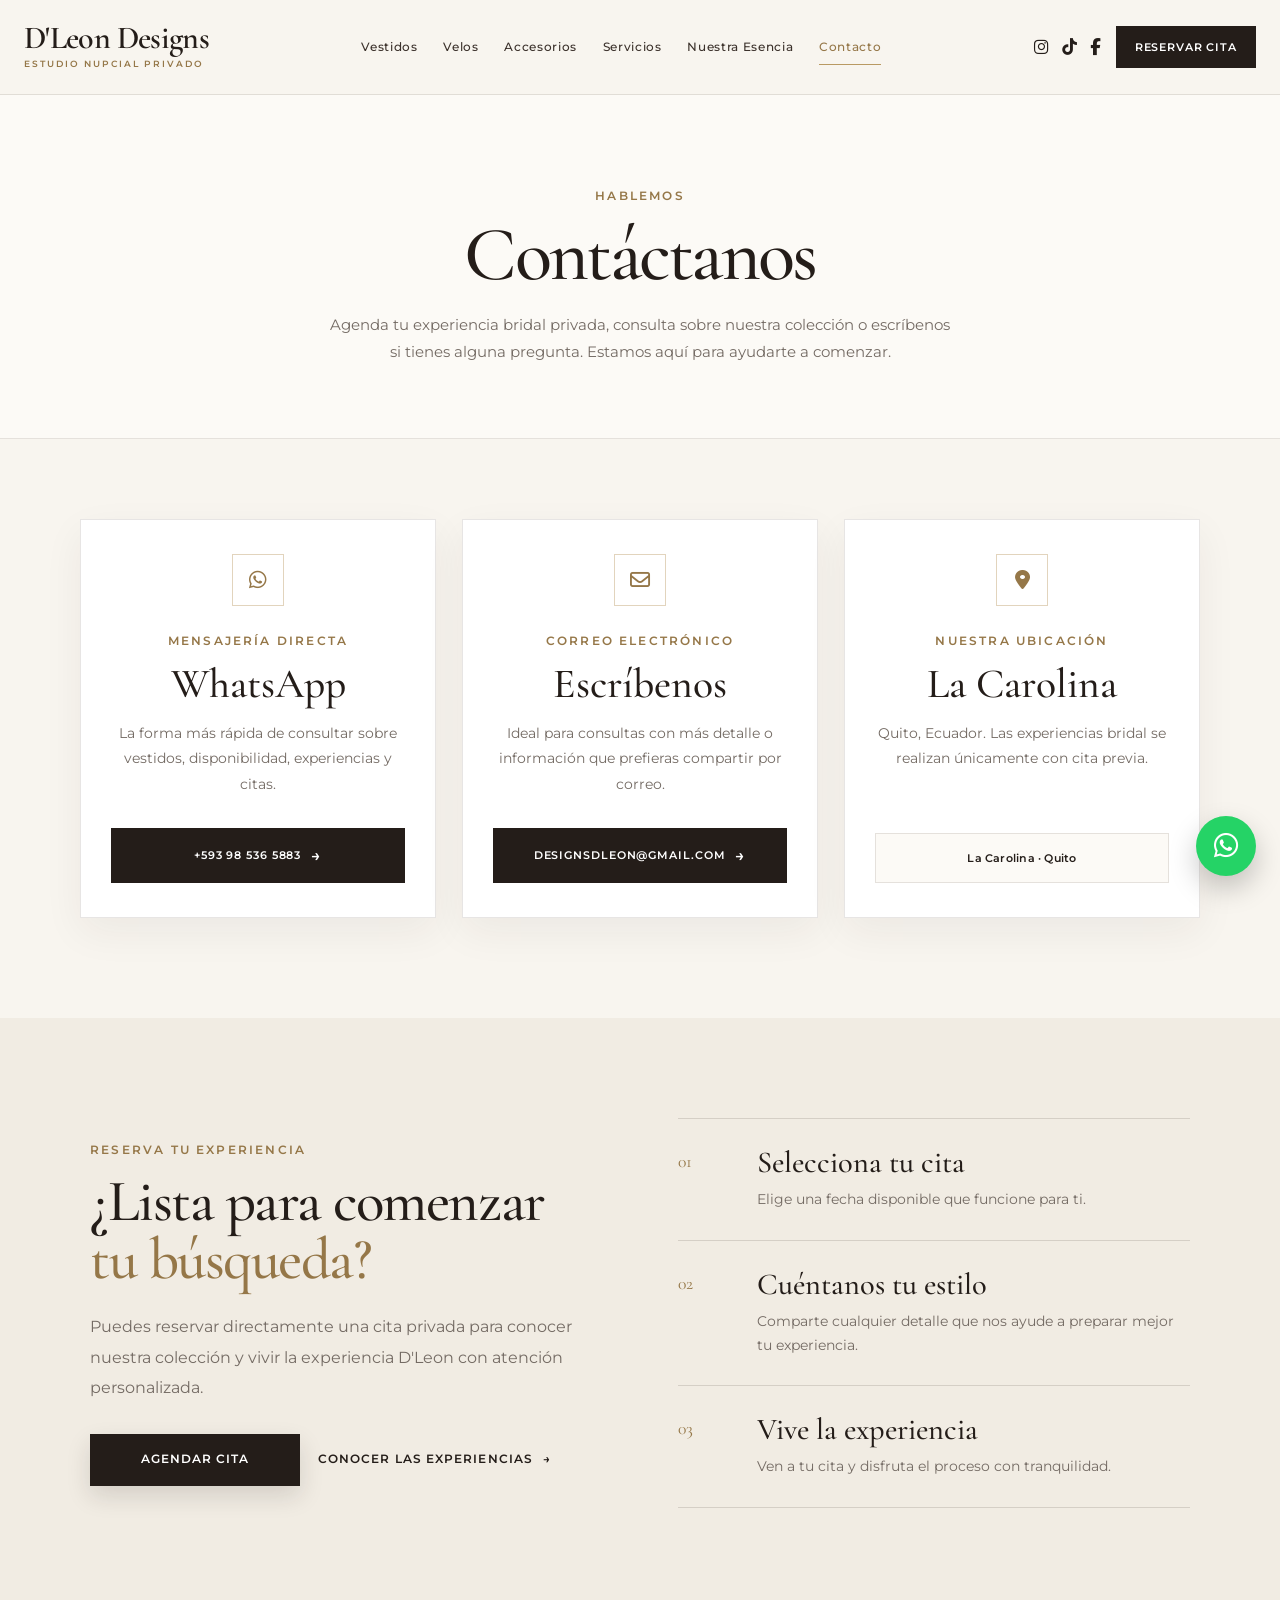
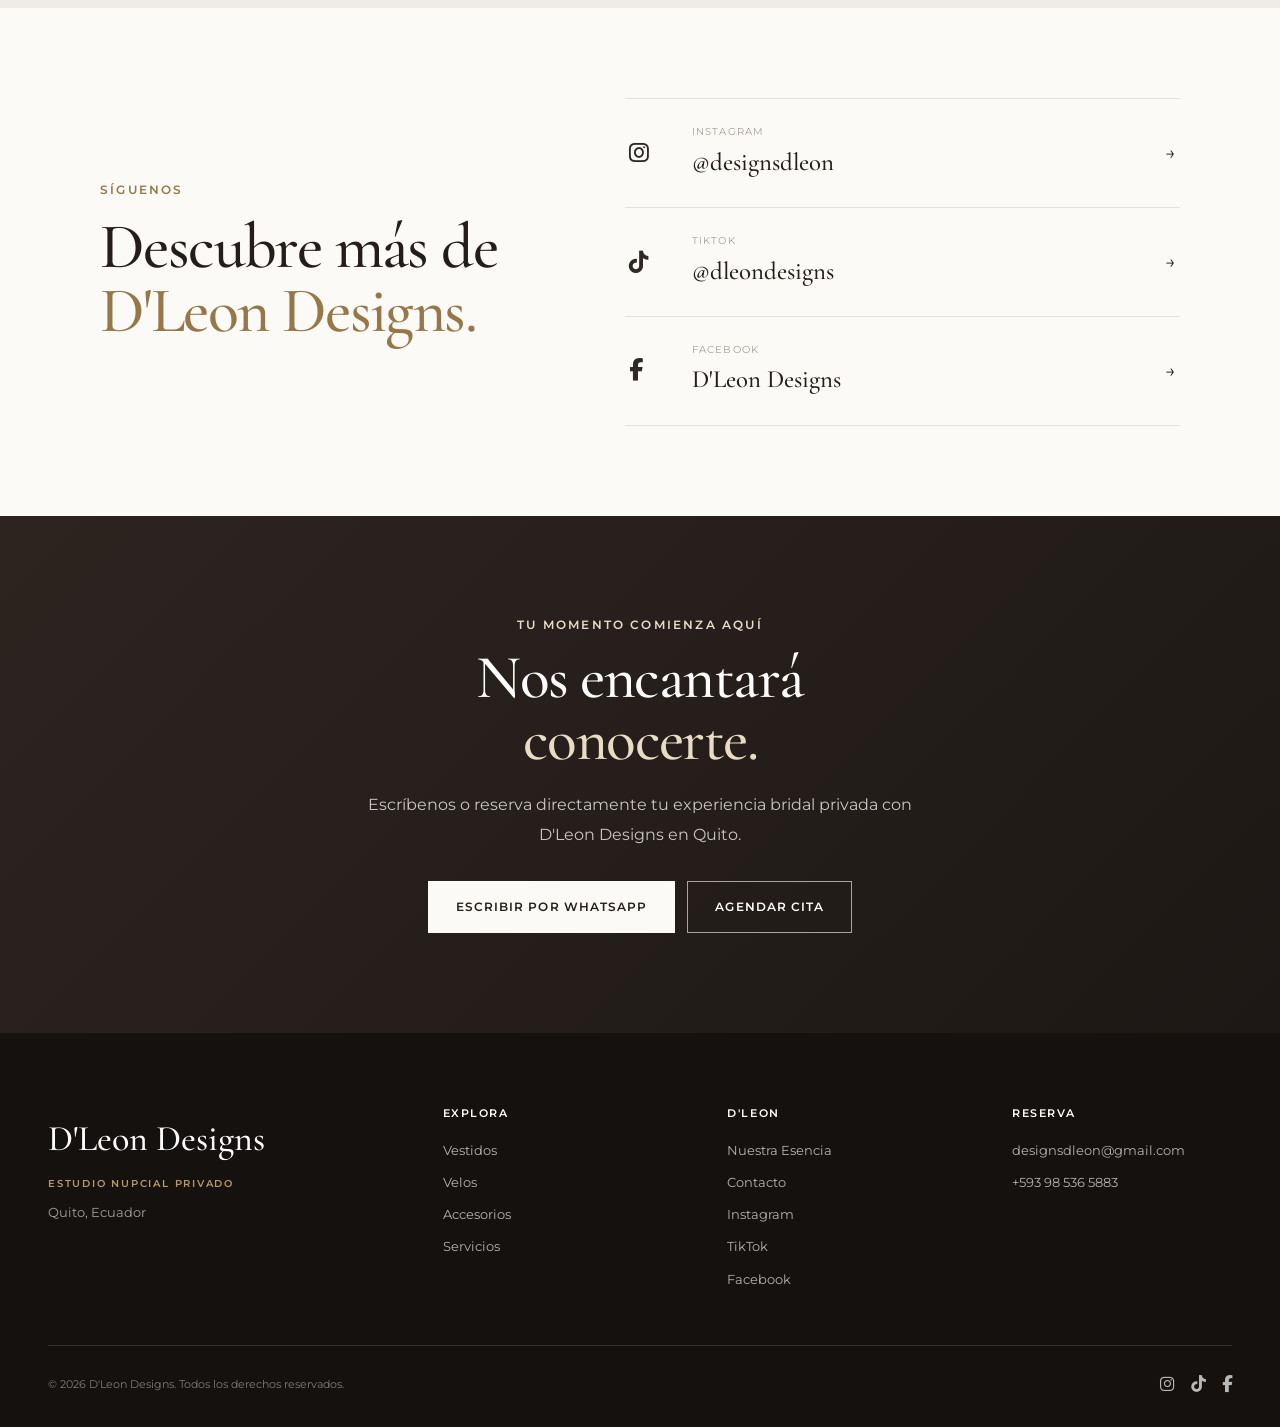
<file: contact.html>
<!DOCTYPE html>
<html lang="es">

<head>

  <!-- =====================================================
       BASIC META
  ====================================================== -->

  <meta charset="UTF-8">

  <meta
    name="viewport"
    content="width=device-width, initial-scale=1.0"
  >

  <title>Contacto | D'Leon Designs Quito</title>

  <meta
    name="description"
    content="Contacta a D'Leon Designs en Quito para reservar una experiencia bridal privada, solicitar información sobre vestidos, velos, accesorios y servicios."
  >


  <!-- =====================================================
       FAVICON
  ====================================================== -->

  <link
    rel="icon"
    href="data:image/svg+xml,<svg xmlns='http://www.w3.org/2000/svg' viewBox='0 0 100 100'><text y='.9em' font-size='90'>💍</text></svg>"
  >


  <!-- =====================================================
       FONTS
  ====================================================== -->

  <link
    rel="preconnect"
    href="https://fonts.googleapis.com"
  >

  <link
    rel="preconnect"
    href="https://fonts.gstatic.com"
    crossorigin
  >

  <link
    href="https://fonts.googleapis.com/css2?family=Cormorant+Garamond:wght@400;500;600&family=Montserrat:wght@300;400;500;600&display=swap"
    rel="stylesheet"
  >


  <!-- =====================================================
       ICONS
  ====================================================== -->

  <link
    rel="stylesheet"
    href="https://cdnjs.cloudflare.com/ajax/libs/font-awesome/6.5.1/css/all.min.css"
  >


  <!-- =====================================================
       MAIN STYLESHEET
  ====================================================== -->

  <link
    rel="stylesheet"
    href="style.css"
  >


  <!-- =====================================================
       GOOGLE TAG MANAGER
  ====================================================== -->

  <script>
    (function(w,d,s,l,i){

      w[l]=w[l]||[];

      w[l].push({
        'gtm.start': new Date().getTime(),
        event:'gtm.js'
      });

      var f=d.getElementsByTagName(s)[0],
          j=d.createElement(s),
          dl=l!='dataLayer'?'&l='+l:'';

      j.async=true;

      j.src=
        'https://www.googletagmanager.com/gtm.js?id='+i+dl;

      f.parentNode.insertBefore(j,f);

    })(window,document,'script','dataLayer','GTM-MMBTLQ2B');
  </script>


  <!-- =====================================================
       GOOGLE ANALYTICS
  ====================================================== -->

  <script
    async
    src="https://www.googletagmanager.com/gtag/js?id=G-RLLWJSPPRX"
  ></script>

  <script>

    window.dataLayer =
      window.dataLayer || [];

    function gtag(){
      dataLayer.push(arguments);
    }

    gtag('js', new Date());

    gtag(
      'config',
      'G-RLLWJSPPRX'
    );

  </script>

</head>


<body class="contact-page">


<!-- =========================================================
     GOOGLE TAG MANAGER — NOSCRIPT
========================================================= -->

<noscript>

  <iframe
    src="https://www.googletagmanager.com/ns.html?id=GTM-MMBTLQ2B"
    height="0"
    width="0"
    style="display:none;visibility:hidden"
  ></iframe>

</noscript>


<!-- =========================================================
     HEADER
========================================================= -->

<header
  class="site-header"
  id="siteHeader"
>

  <div class="nav-container">


    <!-- BRAND -->

    <a
      href="index.html"
      class="brand"
      aria-label="D'Leon Designs - Inicio"
    >

      <span class="brand-name">
        D'Leon Designs
      </span>

      <span class="brand-subtitle">
        Estudio Nupcial Privado
      </span>

    </a>


    <!-- DESKTOP NAV -->

    <nav
      class="desktop-nav"
      aria-label="Navegación principal"
    >

      <a href="dresses.html">
        Vestidos
      </a>

      <a href="veils.html">
        Velos
      </a>

      <a href="accessories.html">
        Accesorios
      </a>

      <a href="services.html">
        Servicios
      </a>

      <a href="about.html">
        Nuestra Esencia
      </a>

      <a
        href="contact.html"
        class="active"
      >
        Contacto
      </a>

    </nav>


    <!-- HEADER ACTIONS -->

    <div class="header-actions">

      <div class="header-socials">

        <a
          href="https://www.instagram.com/designsdleon/"
          target="_blank"
          rel="noopener noreferrer"
          aria-label="Instagram de D'Leon Designs"
        >
          <i class="fa-brands fa-instagram"></i>
        </a>

        <a
          href="https://www.tiktok.com/@dleondesigns"
          target="_blank"
          rel="noopener noreferrer"
          aria-label="TikTok de D'Leon Designs"
        >
          <i class="fa-brands fa-tiktok"></i>
        </a>

        <a
          href="https://www.facebook.com/profile.php?id=61590719911678"
          target="_blank"
          rel="noopener noreferrer"
          aria-label="Facebook de D'Leon Designs"
        >
          <i class="fa-brands fa-facebook-f"></i>
        </a>

      </div>


      <a
        href="https://wa.me/593985365883?text=Hola%2C%20estoy%20interesada%20en%20agendar%20una%20cita%20con%20D%27Leon%20Designs."
        class="header-cta"
        target="_blank"
        rel="noopener noreferrer"
      >
        Reservar cita
      </a>


      <!-- MOBILE MENU BUTTON -->

      <button
        class="menu-toggle"
        id="menuToggle"
        type="button"
        aria-label="Abrir menú"
        aria-expanded="false"
        aria-controls="mobileMenu"
      >

        <span></span>
        <span></span>

      </button>

    </div>

  </div>


  <!-- =====================================================
       MOBILE MENU
  ====================================================== -->

  <div
    class="mobile-menu"
    id="mobileMenu"
  >

    <nav aria-label="Navegación móvil">

      <a href="dresses.html">
        Vestidos
      </a>

      <a href="veils.html">
        Velos
      </a>

      <a href="accessories.html">
        Accesorios
      </a>

      <a href="services.html">
        Servicios
      </a>

      <a href="about.html">
        Nuestra Esencia
      </a>

      <a href="contact.html">
        Contacto
      </a>

    </nav>


    <div class="mobile-menu-footer">

      <a
        href="https://wa.me/593985365883?text=Hola%2C%20estoy%20interesada%20en%20agendar%20una%20cita%20con%20D%27Leon%20Designs."
        class="btn btn-dark"
        target="_blank"
        rel="noopener noreferrer"
      >
        Reservar por WhatsApp
      </a>


      <div class="mobile-socials">

        <a
          href="https://www.instagram.com/designsdleon/"
          target="_blank"
          rel="noopener noreferrer"
          aria-label="Instagram"
        >
          <i class="fa-brands fa-instagram"></i>
        </a>

        <a
          href="https://www.tiktok.com/@dleondesigns"
          target="_blank"
          rel="noopener noreferrer"
          aria-label="TikTok"
        >
          <i class="fa-brands fa-tiktok"></i>
        </a>

        <a
          href="https://www.facebook.com/profile.php?id=61590719911678"
          target="_blank"
          rel="noopener noreferrer"
          aria-label="Facebook"
        >
          <i class="fa-brands fa-facebook-f"></i>
        </a>

      </div>

    </div>

  </div>

</header>



<main>


<!-- =========================================================
     CONTACT HERO
========================================================= -->

<section class="contact-page-hero">

  <div
    class="section-container contact-page-hero-inner reveal"
  >

    <p class="eyebrow">
      Hablemos
    </p>

    <h1>
      Contáctanos
    </h1>

    <p>
      Agenda tu experiencia bridal privada, consulta sobre
      nuestra colección o escríbenos si tienes alguna pregunta.
      Estamos aquí para ayudarte a comenzar.
    </p>

  </div>

</section>



<!-- =========================================================
     CONTACT OPTIONS
========================================================= -->

<section class="section contact-options-section">

  <div class="section-container">


    <div class="contact-options-grid">


      <!-- =================================================
           WHATSAPP
      ================================================== -->

      <article class="contact-option-card reveal">

        <div class="contact-option-icon">

          <i class="fa-brands fa-whatsapp"></i>

        </div>


        <span class="contact-option-number">
          01
        </span>


        <p class="eyebrow">
          Mensajería Directa
        </p>


        <h3>
          WhatsApp
        </h3>


        <p>
          La forma más rápida de consultar sobre vestidos,
          disponibilidad, experiencias y citas.
        </p>


        <a
          href="https://wa.me/593985365883?text=Hola%2C%20estoy%20interesada%20en%20recibir%20m%C3%A1s%20informaci%C3%B3n%20sobre%20D%27Leon%20Designs."
          class="contact-option-link"
          target="_blank"
          rel="noopener noreferrer"
        >
          +593 98 536 5883
          <span>→</span>
        </a>

      </article>



      <!-- =================================================
           EMAIL
      ================================================== -->

      <article class="contact-option-card reveal">

        <div class="contact-option-icon">

          <i class="fa-regular fa-envelope"></i>

        </div>


        <span class="contact-option-number">
          02
        </span>


        <p class="eyebrow">
          Correo Electrónico
        </p>


        <h3>
          Escríbenos
        </h3>


        <p>
          Ideal para consultas con más detalle o información
          que prefieras compartir por correo.
        </p>


        <a
          href="mailto:designsdleon@gmail.com"
          class="contact-option-link"
        >
          designsdleon@gmail.com
          <span>→</span>
        </a>

      </article>



      <!-- =================================================
           LOCATION
      ================================================== -->

      <article class="contact-option-card reveal">

        <div class="contact-option-icon">

          <i class="fa-solid fa-location-dot"></i>

        </div>


        <span class="contact-option-number">
          03
        </span>


        <p class="eyebrow">
          Nuestra Ubicación
        </p>


        <h3>
          La Carolina
        </h3>


        <p>
          Quito, Ecuador. Las experiencias bridal se realizan
          únicamente con cita previa.
        </p>


        <span class="contact-option-link static-contact-link">
          La Carolina · Quito
        </span>

      </article>


    </div>

  </div>

</section>



<!-- =========================================================
     BOOKING SECTION
========================================================= -->

<section class="contact-booking-section">

  <div class="section-container contact-booking-grid">


    <div class="contact-booking-copy reveal">

      <p class="eyebrow">
        Reserva tu experiencia
      </p>

      <h2>
        ¿Lista para comenzar
        <span>tu búsqueda?</span>
      </h2>

      <p>
        Puedes reservar directamente una cita privada
        para conocer nuestra colección y vivir la experiencia
        D'Leon con atención personalizada.
      </p>


      <div class="contact-booking-actions">

        <a
          href="https://calendly.com/designsdleon/30min"
          class="btn btn-dark"
          target="_blank"
          rel="noopener noreferrer"
        >
          Agendar cita
        </a>

        <a
          href="services.html"
          class="text-link"
        >
          Conocer las experiencias
          <span>→</span>
        </a>

      </div>

    </div>



    <div class="contact-booking-details reveal">

      <div class="booking-detail">

        <span>
          01
        </span>

        <div>

          <h3>
            Selecciona tu cita
          </h3>

          <p>
            Elige una fecha disponible que funcione para ti.
          </p>

        </div>

      </div>


      <div class="booking-detail">

        <span>
          02
        </span>

        <div>

          <h3>
            Cuéntanos tu estilo
          </h3>

          <p>
            Comparte cualquier detalle que nos ayude
            a preparar mejor tu experiencia.
          </p>

        </div>

      </div>


      <div class="booking-detail">

        <span>
          03
        </span>

        <div>

          <h3>
            Vive la experiencia
          </h3>

          <p>
            Ven a tu cita y disfruta el proceso con tranquilidad.
          </p>

        </div>

      </div>

    </div>

  </div>

</section>



<!-- =========================================================
     SOCIAL SECTION
========================================================= -->

<section class="contact-social-section">

  <div class="section-container">

    <div class="contact-social-inner reveal">

      <div>

        <p class="eyebrow">
          Síguenos
        </p>

        <h2>
          Descubre más de
          <span>D'Leon Designs.</span>
        </h2>

      </div>


      <div class="contact-social-links">

        <a
          href="https://www.instagram.com/designsdleon/"
          target="_blank"
          rel="noopener noreferrer"
        >

          <i class="fa-brands fa-instagram"></i>

          <div>

            <span>
              Instagram
            </span>

            <strong>
              @designsdleon
            </strong>

          </div>

          <span class="social-arrow">
            →
          </span>

        </a>


        <a
          href="https://www.tiktok.com/@dleondesigns"
          target="_blank"
          rel="noopener noreferrer"
        >

          <i class="fa-brands fa-tiktok"></i>

          <div>

            <span>
              TikTok
            </span>

            <strong>
              @dleondesigns
            </strong>

          </div>

          <span class="social-arrow">
            →
          </span>

        </a>

        <a
          href="https://www.facebook.com/profile.php?id=61590719911678"
          target="_blank"
          rel="noopener noreferrer"
        >

          <i class="fa-brands fa-facebook-f"></i>

          <div>

            <span>
              Facebook
            </span>

            <strong>
              D'Leon Designs
            </strong>

          </div>

          <span class="social-arrow">
            →
          </span>

        </a>

      </div>

    </div>

  </div>

</section>



<!-- =========================================================
     FINAL CTA
========================================================= -->

<section class="bridal-cta">

  <div class="bridal-cta-inner reveal">

    <p class="eyebrow">
      Tu momento comienza aquí
    </p>

    <h2>
      Nos encantará
      <span>conocerte.</span>
    </h2>

    <p>
      Escríbenos o reserva directamente tu experiencia
      bridal privada con D'Leon Designs en Quito.
    </p>


    <div class="cta-actions">

      <a
        href="https://wa.me/593985365883?text=Hola%2C%20quiero%20agendar%20una%20experiencia%20bridal%20con%20D%27Leon%20Designs."
        class="btn btn-light"
        target="_blank"
        rel="noopener noreferrer"
      >
        Escribir por WhatsApp
      </a>


      <a
        href="https://calendly.com/designsdleon/30min"
        class="btn btn-outline-light"
        target="_blank"
        rel="noopener noreferrer"
      >
        Agendar cita
      </a>

    </div>

  </div>

</section>


</main>



<!-- =========================================================
     FOOTER
========================================================= -->

<footer class="site-footer">

  <div class="section-container footer-grid">


    <!-- BRAND -->

    <div class="footer-brand">

      <a
        href="index.html"
        class="footer-logo"
      >
        D'Leon Designs
      </a>

      <p>
        Estudio Nupcial Privado
      </p>

      <span>
        Quito, Ecuador
      </span>

    </div>



    <!-- EXPLORE -->

    <div class="footer-column">

      <h3>
        Explora
      </h3>

      <a href="dresses.html">
        Vestidos
      </a>

      <a href="veils.html">
        Velos
      </a>

      <a href="accessories.html">
        Accesorios
      </a>

      <a href="services.html">
        Servicios
      </a>

    </div>



    <!-- D'LEON -->

    <div class="footer-column">

      <h3>
        D'Leon
      </h3>

      <a href="about.html">
        Nuestra Esencia
      </a>

      <a href="contact.html">
        Contacto
      </a>

      <a
        href="https://www.instagram.com/designsdleon/"
        target="_blank"
        rel="noopener noreferrer"
      >
        Instagram
      </a>

      <a
        href="https://www.tiktok.com/@dleondesigns"
        target="_blank"
        rel="noopener noreferrer"
      >
        TikTok
      </a>

      <a
        href="https://www.facebook.com/profile.php?id=61590719911678"
        target="_blank"
        rel="noopener noreferrer"
      >
        Facebook
      </a>

    </div>



    <!-- CONTACT -->

    <div class="footer-column footer-contact">

      <h3>
        Reserva
      </h3>

      <a href="mailto:designsdleon@gmail.com">
        designsdleon@gmail.com
      </a>

      <a
        href="https://wa.me/593985365883?text=Hola%2C%20estoy%20interesada%20en%20recibir%20m%C3%A1s%20informaci%C3%B3n%20sobre%20D%27Leon%20Designs."
        target="_blank"
        rel="noopener noreferrer"
      >
        +593 98 536 5883
      </a>

    </div>

  </div>



  <!-- FOOTER BOTTOM -->

  <div class="section-container footer-bottom">

    <p>
      © <span id="currentYear"></span> D'Leon Designs.
      Todos los derechos reservados.
    </p>


    <div class="footer-social-icons">

      <a
        href="https://www.instagram.com/designsdleon/"
        target="_blank"
        rel="noopener noreferrer"
        aria-label="Instagram de D'Leon Designs"
      >
        <i class="fa-brands fa-instagram"></i>
      </a>

      <a
        href="https://www.tiktok.com/@dleondesigns"
        target="_blank"
        rel="noopener noreferrer"
        aria-label="TikTok de D'Leon Designs"
      >
        <i class="fa-brands fa-tiktok"></i>
      </a>

      <a
        href="https://www.facebook.com/profile.php?id=61590719911678"
        target="_blank"
        rel="noopener noreferrer"
        aria-label="Facebook de D'Leon Designs"
      >
        <i class="fa-brands fa-facebook-f"></i>
      </a>

    </div>

  </div>

</footer>



<!-- =========================================================
     FLOATING WHATSAPP
========================================================= -->

<a
  class="floating-whatsapp"
  href="https://wa.me/593985365883?text=Hola%2C%20estoy%20interesada%20en%20recibir%20m%C3%A1s%20informaci%C3%B3n%20sobre%20D%27Leon%20Designs."
  target="_blank"
  rel="noopener noreferrer"
  aria-label="Contactar D'Leon Designs por WhatsApp"
>
  <i class="fa-brands fa-whatsapp"></i>
</a>



<!-- =========================================================
     JAVASCRIPT
========================================================= -->

<script src="js/script.js"></script>


</body>

</html>
</file>
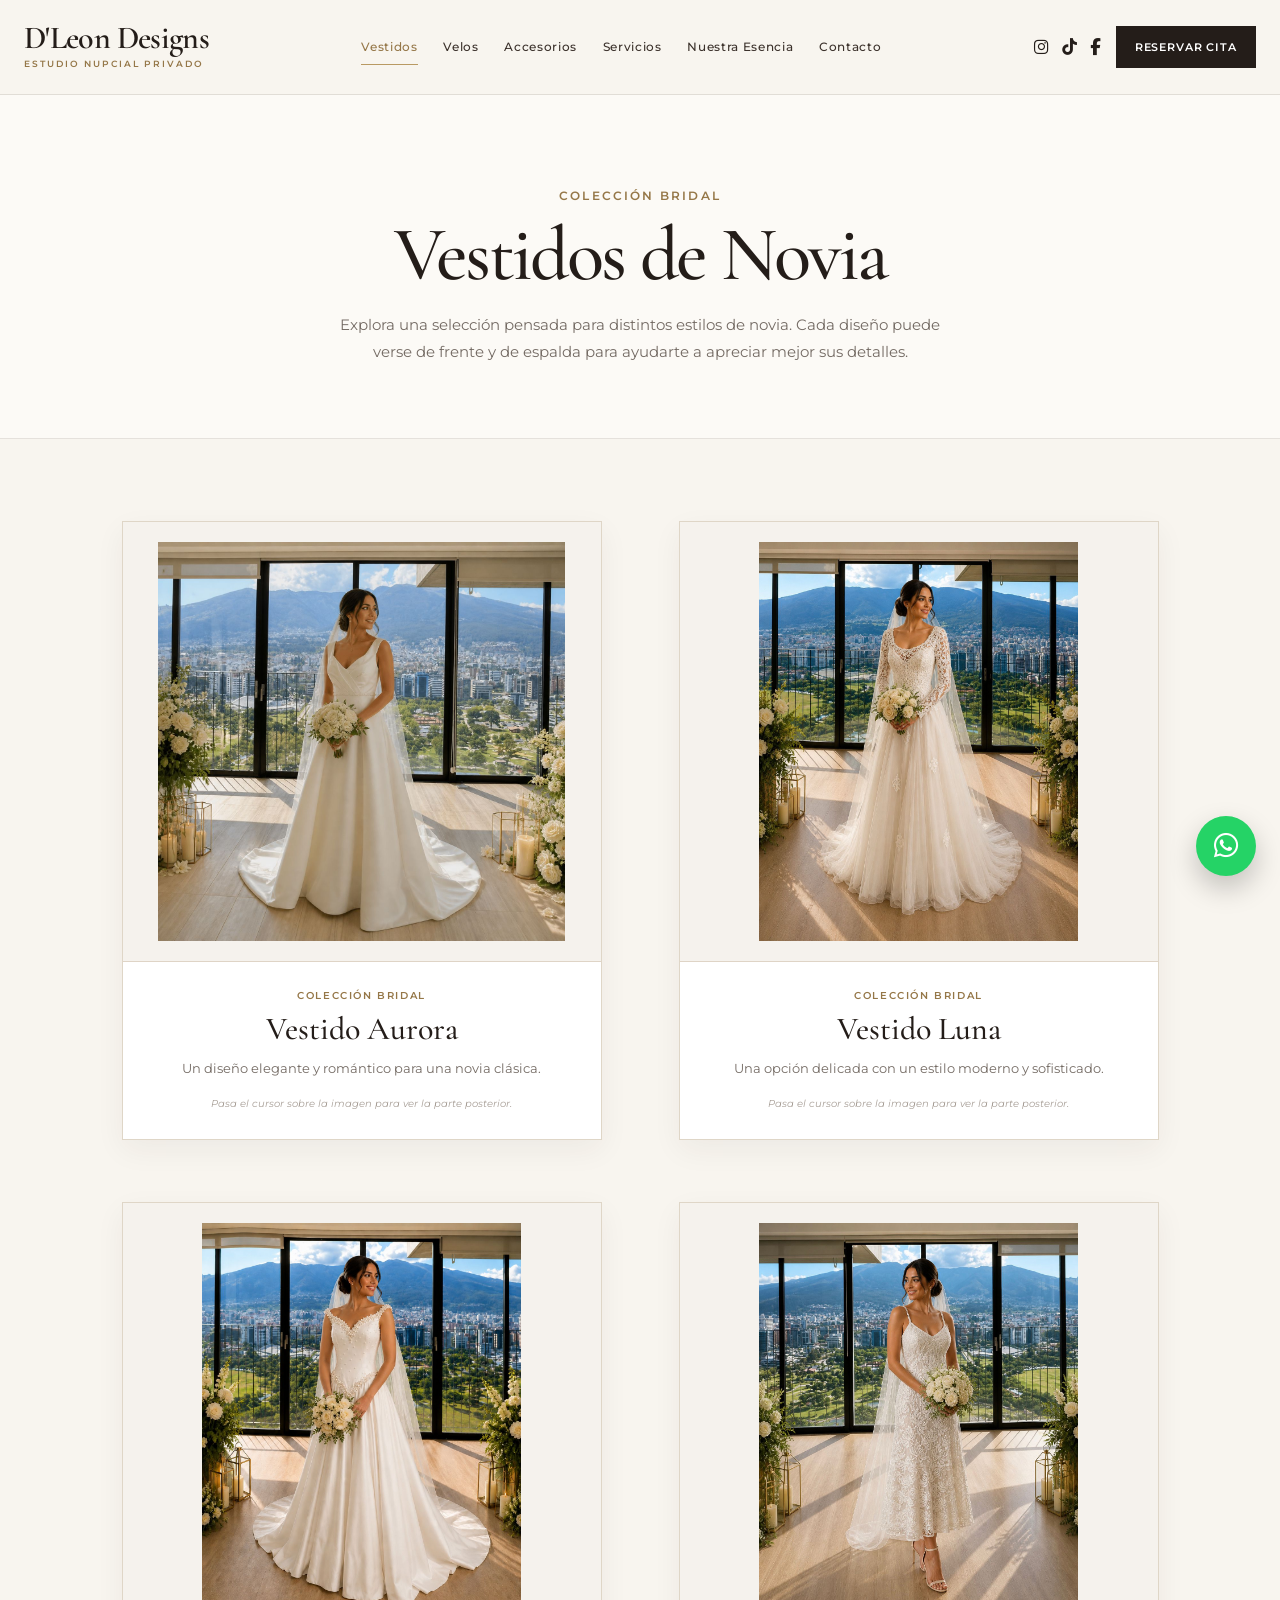
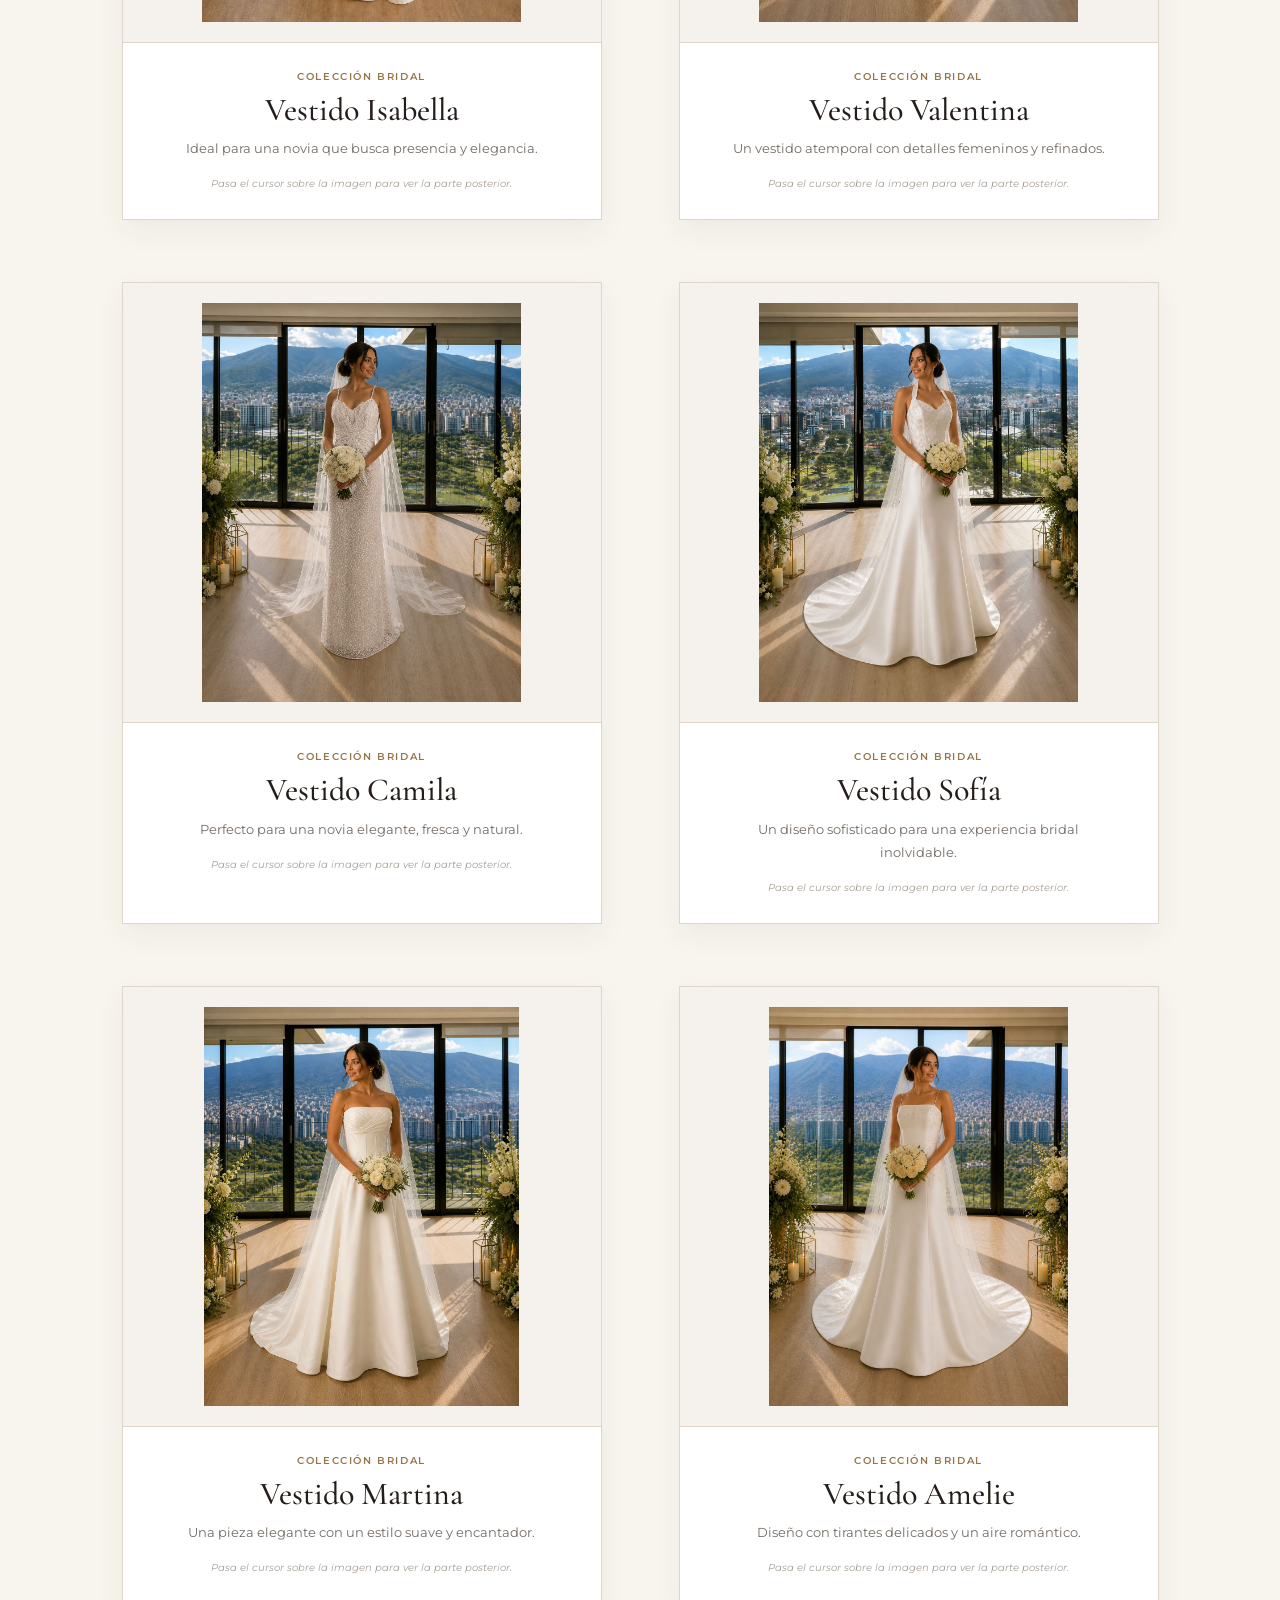
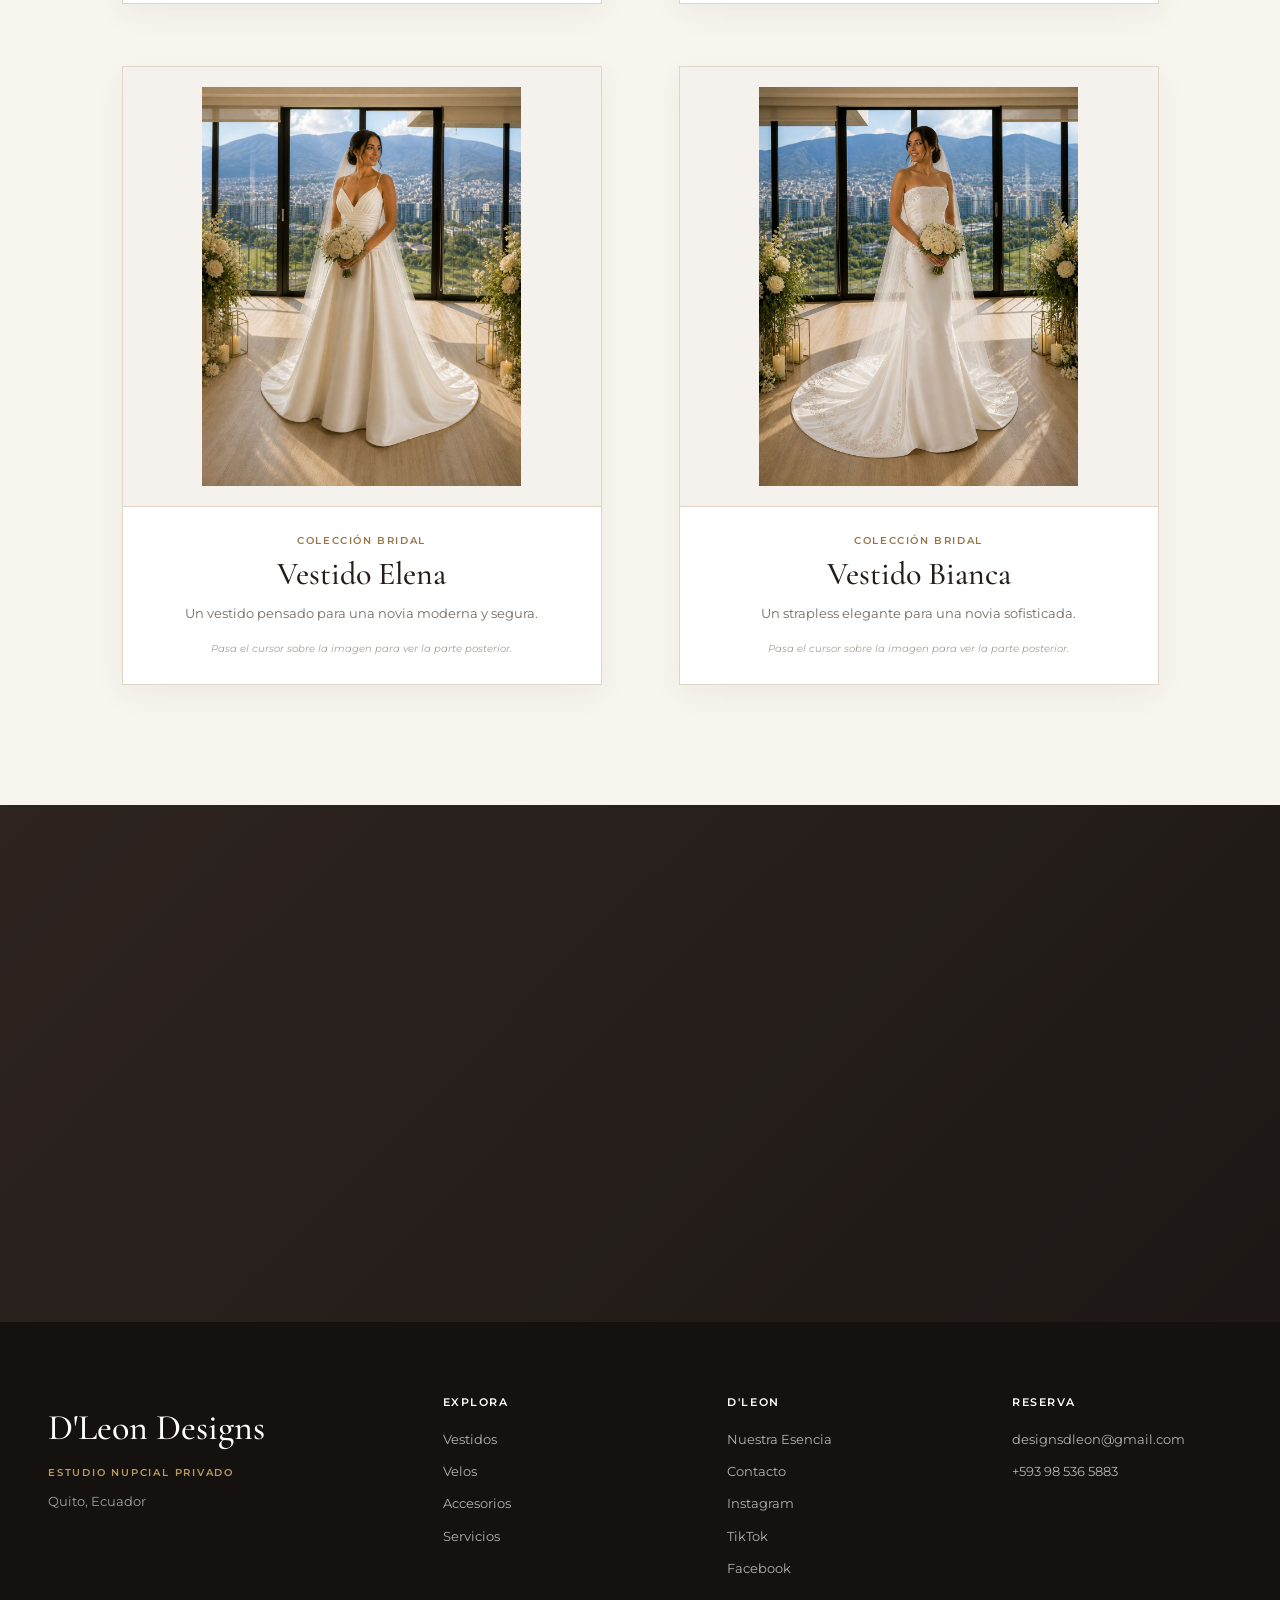
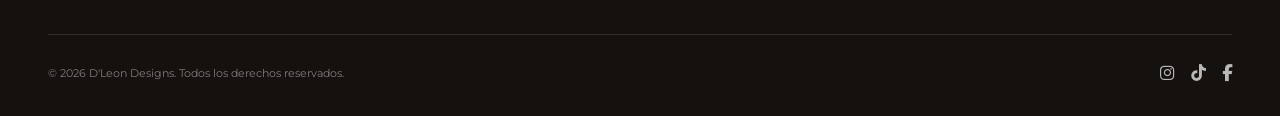
<file: dresses.html>
<!DOCTYPE html>
<html lang="es">

<head>

  <!-- =====================================================
       BASIC META
  ====================================================== -->

  <meta charset="UTF-8">

  <meta
    name="viewport"
    content="width=device-width, initial-scale=1.0"
  >

  <title>Vestidos de Novia | D'Leon Designs Quito</title>

  <meta
    name="description"
    content="Explora la colección de vestidos de novia de D'Leon Designs en Quito. Descubre diseños elegantes dentro de una experiencia bridal privada y personalizada."
  >


  <!-- =====================================================
       FAVICON
  ====================================================== -->

  <link
    rel="icon"
    href="data:image/svg+xml,<svg xmlns='http://www.w3.org/2000/svg' viewBox='0 0 100 100'><text y='.9em' font-size='90'>💍</text></svg>"
  >


  <!-- =====================================================
       FONTS
  ====================================================== -->

  <link
    rel="preconnect"
    href="https://fonts.googleapis.com"
  >

  <link
    rel="preconnect"
    href="https://fonts.gstatic.com"
    crossorigin
  >

  <link
    href="https://fonts.googleapis.com/css2?family=Cormorant+Garamond:wght@400;500;600&family=Montserrat:wght@300;400;500;600&display=swap"
    rel="stylesheet"
  >


  <!-- =====================================================
       ICONS
  ====================================================== -->

  <link
    rel="stylesheet"
    href="https://cdnjs.cloudflare.com/ajax/libs/font-awesome/6.5.1/css/all.min.css"
  >


  <!-- =====================================================
       MAIN STYLESHEET
  ====================================================== -->

  <link
    rel="stylesheet"
    href="style.css"
  >


  <!-- =====================================================
       GOOGLE TAG MANAGER
  ====================================================== -->

  <script>
    (function(w,d,s,l,i){
      w[l]=w[l]||[];
      w[l].push({
        'gtm.start': new Date().getTime(),
        event:'gtm.js'
      });

      var f=d.getElementsByTagName(s)[0],
          j=d.createElement(s),
          dl=l!='dataLayer'?'&l='+l:'';

      j.async=true;
      j.src='https://www.googletagmanager.com/gtm.js?id='+i+dl;

      f.parentNode.insertBefore(j,f);

    })(window,document,'script','dataLayer','GTM-MMBTLQ2B');
  </script>


  <!-- =====================================================
       GOOGLE ANALYTICS
  ====================================================== -->

  <script
    async
    src="https://www.googletagmanager.com/gtag/js?id=G-RLLWJSPPRX"
  ></script>

  <script>
    window.dataLayer = window.dataLayer || [];

    function gtag(){
      dataLayer.push(arguments);
    }

    gtag('js', new Date());
    gtag('config', 'G-RLLWJSPPRX');
  </script>

</head>


<body class="collection-page">


<!-- =========================================================
     GOOGLE TAG MANAGER — NOSCRIPT
========================================================= -->

<noscript>
  <iframe
    src="https://www.googletagmanager.com/ns.html?id=GTM-MMBTLQ2B"
    height="0"
    width="0"
    style="display:none;visibility:hidden"
  ></iframe>
</noscript>


<!-- =========================================================
     HEADER
========================================================= -->

<header class="site-header" id="siteHeader">

  <div class="nav-container">

    <a
      href="index.html"
      class="brand"
      aria-label="D'Leon Designs - Inicio"
    >
      <span class="brand-name">
        D'Leon Designs
      </span>

      <span class="brand-subtitle">
        Estudio Nupcial Privado
      </span>
    </a>


    <nav
      class="desktop-nav"
      aria-label="Navegación principal"
    >
      <a href="dresses.html" class="active">
        Vestidos
      </a>

      <a href="veils.html">
        Velos
      </a>

      <a href="accessories.html">
        Accesorios
      </a>

      <a href="services.html">
        Servicios
      </a>

      <a href="about.html">
        Nuestra Esencia
      </a>

      <a href="contact.html">
        Contacto
      </a>
    </nav>


    <div class="header-actions">

      <div class="header-socials">

        <a
          href="https://www.instagram.com/designsdleon/"
          target="_blank"
          rel="noopener noreferrer"
          aria-label="Instagram de D'Leon Designs"
        >
          <i class="fa-brands fa-instagram"></i>
        </a>

        <a
          href="https://www.tiktok.com/@dleondesigns"
          target="_blank"
          rel="noopener noreferrer"
          aria-label="TikTok de D'Leon Designs"
        >
          <i class="fa-brands fa-tiktok"></i>
        </a>

        <a
          href="https://www.facebook.com/profile.php?id=61590719911678"
          target="_blank"
          rel="noopener noreferrer"
          aria-label="Facebook de D'Leon Designs"
        >
          <i class="fa-brands fa-facebook-f"></i>
        </a>

      </div>


      <a
        href="https://wa.me/593985365883?text=Hola%2C%20estoy%20interesada%20en%20agendar%20una%20cita%20con%20D%27Leon%20Designs."
        class="header-cta"
        target="_blank"
        rel="noopener noreferrer"
      >
        Reservar cita
      </a>


      <button
        class="menu-toggle"
        id="menuToggle"
        type="button"
        aria-label="Abrir menú"
        aria-expanded="false"
        aria-controls="mobileMenu"
      >
        <span></span>
        <span></span>
      </button>

    </div>

  </div>


  <div
    class="mobile-menu"
    id="mobileMenu"
  >

    <nav aria-label="Navegación móvil">

      <a href="dresses.html">
        Vestidos
      </a>

      <a href="veils.html">
        Velos
      </a>

      <a href="accessories.html">
        Accesorios
      </a>

      <a href="services.html">
        Servicios
      </a>

      <a href="about.html">
        Nuestra Esencia
      </a>

      <a href="contact.html">
        Contacto
      </a>

    </nav>


    <div class="mobile-menu-footer">

      <a
        href="https://wa.me/593985365883?text=Hola%2C%20estoy%20interesada%20en%20agendar%20una%20cita%20con%20D%27Leon%20Designs."
        class="btn btn-dark"
        target="_blank"
        rel="noopener noreferrer"
      >
        Reservar por WhatsApp
      </a>


      <div class="mobile-socials">

        <a
          href="https://www.instagram.com/designsdleon/"
          target="_blank"
          rel="noopener noreferrer"
          aria-label="Instagram"
        >
          <i class="fa-brands fa-instagram"></i>
        </a>

        <a
          href="https://www.tiktok.com/@dleondesigns"
          target="_blank"
          rel="noopener noreferrer"
          aria-label="TikTok"
        >
          <i class="fa-brands fa-tiktok"></i>
        </a>

        <a
          href="https://www.facebook.com/profile.php?id=61590719911678"
          target="_blank"
          rel="noopener noreferrer"
          aria-label="Facebook"
        >
          <i class="fa-brands fa-facebook-f"></i>
        </a>

      </div>

    </div>

  </div>

</header>


<main>


<!-- =========================================================
     COLLECTION HERO
========================================================= -->

<section class="collection-page-hero">

  <div class="section-container collection-page-hero-inner reveal">

    <p class="eyebrow">
      Colección Bridal
    </p>

    <h1>
      Vestidos de Novia
    </h1>

    <p>
      Explora una selección pensada para distintos estilos de novia.
      Cada diseño puede verse de frente y de espalda para ayudarte
      a apreciar mejor sus detalles.
    </p>

  </div>

</section>


<!-- =========================================================
     DRESS COLLECTION
========================================================= -->

<section class="section collection-catalog-section">

  <div class="section-container">

    <div class="grid dress-catalog-grid">


      <!-- VESTIDO AURORA -->
      <article class="card dress-card reveal">

        <div class="flip-card" aria-label="Vestido Aurora: vista frontal y posterior">

          <div class="flip-inner">

            <div class="flip-front">
              <img
                src="images/vestido1.jpg"
                class="flip-img"
                alt="Vestido Aurora frente"
                loading="lazy"
              >
            </div>

            <div class="flip-back">
              <img
                src="images/Vestido1Rear.jpg"
                class="flip-img"
                alt="Vestido Aurora espalda"
                loading="lazy"
              >
            </div>

          </div>

        </div>

        <div class="dress-card-content">

          <span class="product-card-category">
            Colección Bridal
          </span>

          <h3>Vestido Aurora</h3>

          <p>Un diseño elegante y romántico para una novia clásica.</p>

          <span class="flip-note">
            Pasa el cursor sobre la imagen para ver la parte posterior.
          </span>

        </div>

      </article>

      <!-- VESTIDO LUNA -->
      <article class="card dress-card reveal">

        <div class="flip-card" aria-label="Vestido Luna: vista frontal y posterior">

          <div class="flip-inner">

            <div class="flip-front">
              <img
                src="images/vestido2.jpg"
                class="flip-img"
                alt="Vestido Luna frente"
                loading="lazy"
              >
            </div>

            <div class="flip-back">
              <img
                src="images/Vestido2Rear.jpg"
                class="flip-img"
                alt="Vestido Luna espalda"
                loading="lazy"
              >
            </div>

          </div>

        </div>

        <div class="dress-card-content">

          <span class="product-card-category">
            Colección Bridal
          </span>

          <h3>Vestido Luna</h3>

          <p>Una opción delicada con un estilo moderno y sofisticado.</p>

          <span class="flip-note">
            Pasa el cursor sobre la imagen para ver la parte posterior.
          </span>

        </div>

      </article>

      <!-- VESTIDO ISABELLA -->
      <article class="card dress-card reveal">

        <div class="flip-card" aria-label="Vestido Isabella: vista frontal y posterior">

          <div class="flip-inner">

            <div class="flip-front">
              <img
                src="images/Vestido3Front.jpg"
                class="flip-img"
                alt="Vestido Isabella frente"
                loading="lazy"
              >
            </div>

            <div class="flip-back">
              <img
                src="images/Vestido3Rear.jpg"
                class="flip-img"
                alt="Vestido Isabella espalda"
                loading="lazy"
              >
            </div>

          </div>

        </div>

        <div class="dress-card-content">

          <span class="product-card-category">
            Colección Bridal
          </span>

          <h3>Vestido Isabella</h3>

          <p>Ideal para una novia que busca presencia y elegancia.</p>

          <span class="flip-note">
            Pasa el cursor sobre la imagen para ver la parte posterior.
          </span>

        </div>

      </article>

      <!-- VESTIDO VALENTINA -->
      <article class="card dress-card reveal">

        <div class="flip-card" aria-label="Vestido Valentina: vista frontal y posterior">

          <div class="flip-inner">

            <div class="flip-front">
              <img
                src="images/vestido4.jpg"
                class="flip-img"
                alt="Vestido Valentina frente"
                loading="lazy"
              >
            </div>

            <div class="flip-back">
              <img
                src="images/Vestido4Rear.jpg"
                class="flip-img"
                alt="Vestido Valentina espalda"
                loading="lazy"
              >
            </div>

          </div>

        </div>

        <div class="dress-card-content">

          <span class="product-card-category">
            Colección Bridal
          </span>

          <h3>Vestido Valentina</h3>

          <p>Un vestido atemporal con detalles femeninos y refinados.</p>

          <span class="flip-note">
            Pasa el cursor sobre la imagen para ver la parte posterior.
          </span>

        </div>

      </article>

      <!-- VESTIDO CAMILA -->
      <article class="card dress-card reveal">

        <div class="flip-card" aria-label="Vestido Camila: vista frontal y posterior">

          <div class="flip-inner">

            <div class="flip-front">
              <img
                src="images/vestido5.jpg"
                class="flip-img"
                alt="Vestido Camila frente"
                loading="lazy"
              >
            </div>

            <div class="flip-back">
              <img
                src="images/Vestido5Rear.jpg"
                class="flip-img"
                alt="Vestido Camila espalda"
                loading="lazy"
              >
            </div>

          </div>

        </div>

        <div class="dress-card-content">

          <span class="product-card-category">
            Colección Bridal
          </span>

          <h3>Vestido Camila</h3>

          <p>Perfecto para una novia elegante, fresca y natural.</p>

          <span class="flip-note">
            Pasa el cursor sobre la imagen para ver la parte posterior.
          </span>

        </div>

      </article>

      <!-- VESTIDO SOFÍA -->
      <article class="card dress-card reveal">

        <div class="flip-card" aria-label="Vestido Sofía: vista frontal y posterior">

          <div class="flip-inner">

            <div class="flip-front">
              <img
                src="images/vestido6.jpg"
                class="flip-img"
                alt="Vestido Sofía frente"
                loading="lazy"
              >
            </div>

            <div class="flip-back">
              <img
                src="images/Vestido6Rear.jpg"
                class="flip-img"
                alt="Vestido Sofía espalda"
                loading="lazy"
              >
            </div>

          </div>

        </div>

        <div class="dress-card-content">

          <span class="product-card-category">
            Colección Bridal
          </span>

          <h3>Vestido Sofía</h3>

          <p>Un diseño sofisticado para una experiencia bridal inolvidable.</p>

          <span class="flip-note">
            Pasa el cursor sobre la imagen para ver la parte posterior.
          </span>

        </div>

      </article>

      <!-- VESTIDO MARTINA -->
      <article class="card dress-card reveal">

        <div class="flip-card" aria-label="Vestido Martina: vista frontal y posterior">

          <div class="flip-inner">

            <div class="flip-front">
              <img
                src="images/vestido7.jpg"
                class="flip-img"
                alt="Vestido Martina frente"
                loading="lazy"
              >
            </div>

            <div class="flip-back">
              <img
                src="images/Vestido7Rear.jpg"
                class="flip-img"
                alt="Vestido Martina espalda"
                loading="lazy"
              >
            </div>

          </div>

        </div>

        <div class="dress-card-content">

          <span class="product-card-category">
            Colección Bridal
          </span>

          <h3>Vestido Martina</h3>

          <p>Una pieza elegante con un estilo suave y encantador.</p>

          <span class="flip-note">
            Pasa el cursor sobre la imagen para ver la parte posterior.
          </span>

        </div>

      </article>

      <!-- VESTIDO AMELIE -->
      <article class="card dress-card reveal">

        <div class="flip-card" aria-label="Vestido Amelie: vista frontal y posterior">

          <div class="flip-inner">

            <div class="flip-front">
              <img
                src="images/SpaghettiStrapFront.jpg"
                class="flip-img"
                alt="Vestido Amelie frente"
                loading="lazy"
              >
            </div>

            <div class="flip-back">
              <img
                src="images/SpaghettiStrapRear.jpg"
                class="flip-img"
                alt="Vestido Amelie espalda"
                loading="lazy"
              >
            </div>

          </div>

        </div>

        <div class="dress-card-content">

          <span class="product-card-category">
            Colección Bridal
          </span>

          <h3>Vestido Amelie</h3>

          <p>Diseño con tirantes delicados y un aire romántico.</p>

          <span class="flip-note">
            Pasa el cursor sobre la imagen para ver la parte posterior.
          </span>

        </div>

      </article>

      <!-- VESTIDO ELENA -->
      <article class="card dress-card reveal">

        <div class="flip-card" aria-label="Vestido Elena: vista frontal y posterior">

          <div class="flip-inner">

            <div class="flip-front">
              <img
                src="images/vestido8.jpg"
                class="flip-img"
                alt="Vestido Elena frente"
                loading="lazy"
              >
            </div>

            <div class="flip-back">
              <img
                src="images/Vestido8Rear.jpg"
                class="flip-img"
                alt="Vestido Elena espalda"
                loading="lazy"
              >
            </div>

          </div>

        </div>

        <div class="dress-card-content">

          <span class="product-card-category">
            Colección Bridal
          </span>

          <h3>Vestido Elena</h3>

          <p>Un vestido pensado para una novia moderna y segura.</p>

          <span class="flip-note">
            Pasa el cursor sobre la imagen para ver la parte posterior.
          </span>

        </div>

      </article>

      <!-- VESTIDO BIANCA -->
      <article class="card dress-card reveal">

        <div class="flip-card" aria-label="Vestido Bianca: vista frontal y posterior">

          <div class="flip-inner">

            <div class="flip-front">
              <img
                src="images/StraplessFront.jpg"
                class="flip-img"
                alt="Vestido Bianca frente"
                loading="lazy"
              >
            </div>

            <div class="flip-back">
              <img
                src="images/StraplessRear.jpg"
                class="flip-img"
                alt="Vestido Bianca espalda"
                loading="lazy"
              >
            </div>

          </div>

        </div>

        <div class="dress-card-content">

          <span class="product-card-category">
            Colección Bridal
          </span>

          <h3>Vestido Bianca</h3>

          <p>Un strapless elegante para una novia sofisticada.</p>

          <span class="flip-note">
            Pasa el cursor sobre la imagen para ver la parte posterior.
          </span>

        </div>

      </article>


    </div>

  </div>

</section>


<!-- =========================================================
     COLLECTION CTA
========================================================= -->

<section class="bridal-cta">

  <div class="bridal-cta-inner reveal">

    <p class="eyebrow">
      Pruébatelos en persona
    </p>

    <h2>
      ¿Encontraste uno que
      <span>quieres conocer mejor?</span>
    </h2>

    <p>
      Reserva una cita privada para explorar la colección
      con tranquilidad y atención personalizada.
    </p>

    <div class="cta-actions">

      <a
        href="https://wa.me/593985365883?text=Hola%2C%20quiero%20agendar%20una%20cita%20para%20probarme%20vestidos%20de%20D%27Leon%20Designs."
        class="btn btn-light"
        target="_blank"
        rel="noopener noreferrer"
      >
        Reservar por WhatsApp
      </a>

      <a
        href="services.html"
        class="btn btn-outline-light"
      >
        Ver servicios
      </a>

    </div>

  </div>

</section>


</main>


<!-- =========================================================
     FOOTER
========================================================= -->

<footer class="site-footer">

  <div class="section-container footer-grid">

    <div class="footer-brand">

      <a
        href="index.html"
        class="footer-logo"
      >
        D'Leon Designs
      </a>

      <p>
        Estudio Nupcial Privado
      </p>

      <span>
        Quito, Ecuador
      </span>

    </div>


    <div class="footer-column">

      <h3>
        Explora
      </h3>

      <a href="dresses.html">
        Vestidos
      </a>

      <a href="veils.html">
        Velos
      </a>

      <a href="accessories.html">
        Accesorios
      </a>

      <a href="services.html">
        Servicios
      </a>

    </div>


    <div class="footer-column">

      <h3>
        D'Leon
      </h3>

      <a href="about.html">
        Nuestra Esencia
      </a>

      <a href="contact.html">
        Contacto
      </a>

      <a
        href="https://www.instagram.com/designsdleon/"
        target="_blank"
        rel="noopener noreferrer"
      >
        Instagram
      </a>

      <a
        href="https://www.tiktok.com/@dleondesigns"
        target="_blank"
        rel="noopener noreferrer"
      >
        TikTok
      </a>

      <a
        href="https://www.facebook.com/profile.php?id=61590719911678"
        target="_blank"
        rel="noopener noreferrer"
      >
        Facebook
      </a>

    </div>


    <div class="footer-column footer-contact">

      <h3>
        Reserva
      </h3>

      <a href="mailto:designsdleon@gmail.com">
        designsdleon@gmail.com
      </a>

      <a
        href="https://wa.me/593985365883?text=Hola%2C%20estoy%20interesada%20en%20recibir%20m%C3%A1s%20informaci%C3%B3n%20sobre%20D%27Leon%20Designs."
        target="_blank"
        rel="noopener noreferrer"
      >
        +593 98 536 5883
      </a>

    </div>

  </div>


  <div class="section-container footer-bottom">

    <p>
      © <span id="currentYear"></span> D'Leon Designs.
      Todos los derechos reservados.
    </p>

    <div class="footer-social-icons">

      <a
        href="https://www.instagram.com/designsdleon/"
        target="_blank"
        rel="noopener noreferrer"
        aria-label="Instagram de D'Leon Designs"
      >
        <i class="fa-brands fa-instagram"></i>
      </a>

      <a
        href="https://www.tiktok.com/@dleondesigns"
        target="_blank"
        rel="noopener noreferrer"
        aria-label="TikTok de D'Leon Designs"
      >
        <i class="fa-brands fa-tiktok"></i>
      </a>

      <a
        href="https://www.facebook.com/profile.php?id=61590719911678"
        target="_blank"
        rel="noopener noreferrer"
        aria-label="Facebook de D'Leon Designs"
      >
        <i class="fa-brands fa-facebook-f"></i>
      </a>

    </div>

  </div>

</footer>


<!-- =========================================================
     FLOATING WHATSAPP
========================================================= -->

<a
  class="floating-whatsapp"
  href="https://wa.me/593985365883?text=Hola%2C%20estoy%20interesada%20en%20recibir%20m%C3%A1s%20informaci%C3%B3n%20sobre%20los%20vestidos%20de%20novia%20de%20D%27Leon%20Designs."
  target="_blank"
  rel="noopener noreferrer"
  aria-label="Contactar D'Leon Designs por WhatsApp"
>
  <i class="fa-brands fa-whatsapp"></i>
</a>


<!-- =========================================================
     JAVASCRIPT
========================================================= -->

<script src="js/script.js"></script>


</body>
</html>
</file>
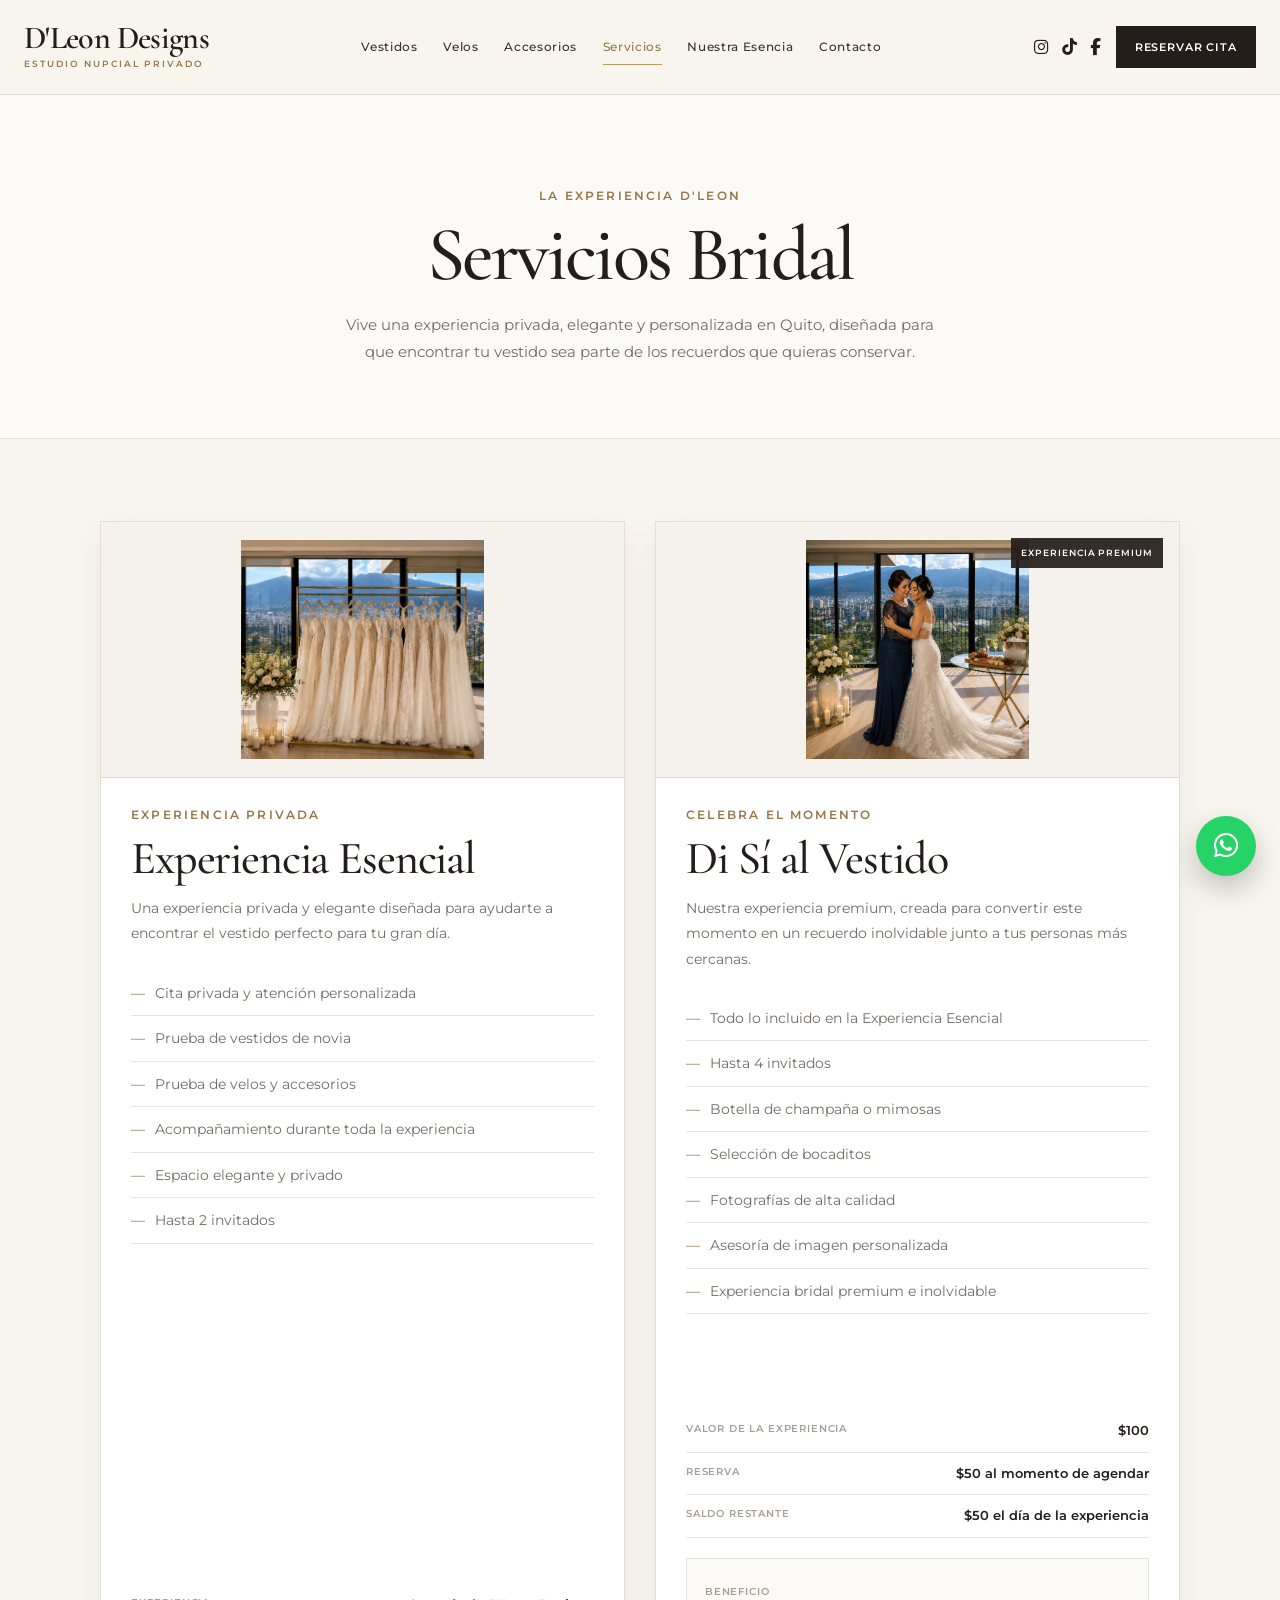
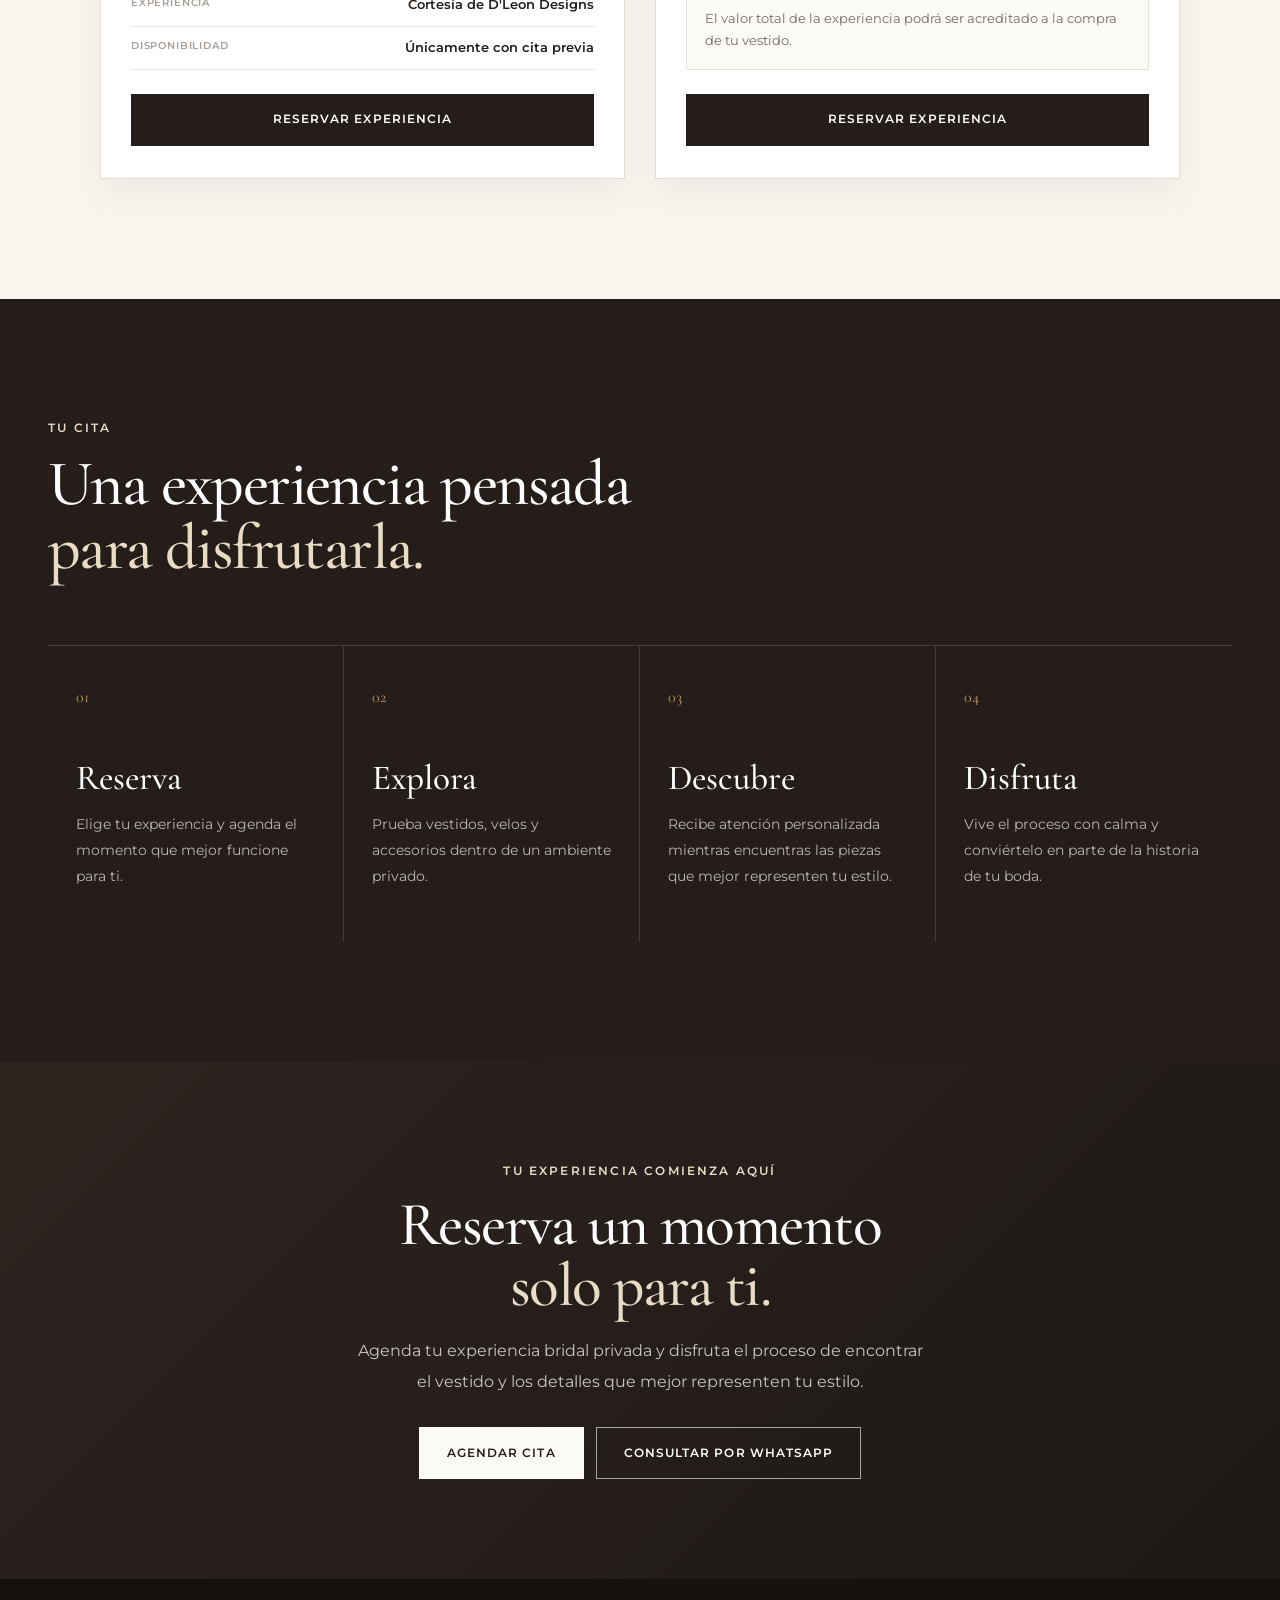
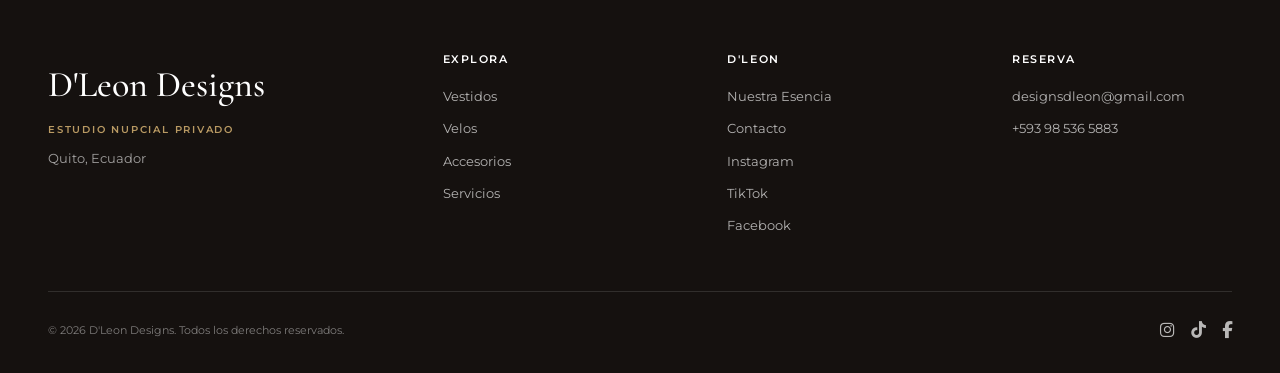
<file: services.html>
<!DOCTYPE html>
<html lang="es">

<head>

  <!-- =====================================================
       BASIC META
  ====================================================== -->

  <meta charset="UTF-8">

  <meta
    name="viewport"
    content="width=device-width, initial-scale=1.0"
  >

  <title>Servicios Bridal | D'Leon Designs Quito</title>

  <meta
    name="description"
    content="Descubre las experiencias bridal privadas de D'Leon Designs en Quito. Reserva una cita personalizada para probar vestidos, velos y accesorios."
  >


  <!-- =====================================================
       FAVICON
  ====================================================== -->

  <link
    rel="icon"
    href="data:image/svg+xml,<svg xmlns='http://www.w3.org/2000/svg' viewBox='0 0 100 100'><text y='.9em' font-size='90'>💍</text></svg>"
  >


  <!-- =====================================================
       FONTS
  ====================================================== -->

  <link
    rel="preconnect"
    href="https://fonts.googleapis.com"
  >

  <link
    rel="preconnect"
    href="https://fonts.gstatic.com"
    crossorigin
  >

  <link
    href="https://fonts.googleapis.com/css2?family=Cormorant+Garamond:wght@400;500;600&family=Montserrat:wght@300;400;500;600&display=swap"
    rel="stylesheet"
  >


  <!-- =====================================================
       ICONS
  ====================================================== -->

  <link
    rel="stylesheet"
    href="https://cdnjs.cloudflare.com/ajax/libs/font-awesome/6.5.1/css/all.min.css"
  >


  <!-- =====================================================
       MAIN STYLESHEET
  ====================================================== -->

  <link
    rel="stylesheet"
    href="style.css"
  >


  <!-- =====================================================
       GOOGLE TAG MANAGER
  ====================================================== -->

  <script>
    (function(w,d,s,l,i){

      w[l]=w[l]||[];

      w[l].push({
        'gtm.start': new Date().getTime(),
        event:'gtm.js'
      });

      var f=d.getElementsByTagName(s)[0],
          j=d.createElement(s),
          dl=l!='dataLayer'?'&l='+l:'';

      j.async=true;

      j.src=
        'https://www.googletagmanager.com/gtm.js?id='+i+dl;

      f.parentNode.insertBefore(j,f);

    })(window,document,'script','dataLayer','GTM-MMBTLQ2B');
  </script>


  <!-- =====================================================
       GOOGLE ANALYTICS
  ====================================================== -->

  <script
    async
    src="https://www.googletagmanager.com/gtag/js?id=G-RLLWJSPPRX"
  ></script>

  <script>

    window.dataLayer =
      window.dataLayer || [];

    function gtag(){
      dataLayer.push(arguments);
    }

    gtag('js', new Date());

    gtag(
      'config',
      'G-RLLWJSPPRX'
    );

  </script>

</head>


<body class="services-page">


<!-- =========================================================
     GOOGLE TAG MANAGER — NOSCRIPT
========================================================= -->

<noscript>

  <iframe
    src="https://www.googletagmanager.com/ns.html?id=GTM-MMBTLQ2B"
    height="0"
    width="0"
    style="display:none;visibility:hidden"
  ></iframe>

</noscript>


<!-- =========================================================
     HEADER
========================================================= -->

<header
  class="site-header"
  id="siteHeader"
>

  <div class="nav-container">


    <!-- BRAND -->

    <a
      href="index.html"
      class="brand"
      aria-label="D'Leon Designs - Inicio"
    >

      <span class="brand-name">
        D'Leon Designs
      </span>

      <span class="brand-subtitle">
        Estudio Nupcial Privado
      </span>

    </a>


    <!-- DESKTOP NAV -->

    <nav
      class="desktop-nav"
      aria-label="Navegación principal"
    >

      <a href="dresses.html">
        Vestidos
      </a>

      <a href="veils.html">
        Velos
      </a>

      <a href="accessories.html">
        Accesorios
      </a>

      <a
        href="services.html"
        class="active"
      >
        Servicios
      </a>

      <a href="about.html">
        Nuestra Esencia
      </a>

      <a href="contact.html">
        Contacto
      </a>

    </nav>


    <!-- HEADER ACTIONS -->

    <div class="header-actions">

      <div class="header-socials">

        <a
          href="https://www.instagram.com/designsdleon/"
          target="_blank"
          rel="noopener noreferrer"
          aria-label="Instagram de D'Leon Designs"
        >
          <i class="fa-brands fa-instagram"></i>
        </a>

        <a
          href="https://www.tiktok.com/@dleondesigns"
          target="_blank"
          rel="noopener noreferrer"
          aria-label="TikTok de D'Leon Designs"
        >
          <i class="fa-brands fa-tiktok"></i>
        </a>

        <a
          href="https://www.facebook.com/profile.php?id=61590719911678"
          target="_blank"
          rel="noopener noreferrer"
          aria-label="Facebook de D'Leon Designs"
        >
          <i class="fa-brands fa-facebook-f"></i>
        </a>

      </div>


      <a
        href="https://wa.me/593985365883?text=Hola%2C%20estoy%20interesada%20en%20agendar%20una%20cita%20con%20D%27Leon%20Designs."
        class="header-cta"
        target="_blank"
        rel="noopener noreferrer"
      >
        Reservar cita
      </a>


      <!-- MOBILE MENU BUTTON -->

      <button
        class="menu-toggle"
        id="menuToggle"
        type="button"
        aria-label="Abrir menú"
        aria-expanded="false"
        aria-controls="mobileMenu"
      >

        <span></span>
        <span></span>

      </button>

    </div>

  </div>


  <!-- =====================================================
       MOBILE MENU
  ====================================================== -->

  <div
    class="mobile-menu"
    id="mobileMenu"
  >

    <nav aria-label="Navegación móvil">

      <a href="dresses.html">
        Vestidos
      </a>

      <a href="veils.html">
        Velos
      </a>

      <a href="accessories.html">
        Accesorios
      </a>

      <a href="services.html">
        Servicios
      </a>

      <a href="about.html">
        Nuestra Esencia
      </a>

      <a href="contact.html">
        Contacto
      </a>

    </nav>


    <div class="mobile-menu-footer">

      <a
        href="https://wa.me/593985365883?text=Hola%2C%20estoy%20interesada%20en%20agendar%20una%20cita%20con%20D%27Leon%20Designs."
        class="btn btn-dark"
        target="_blank"
        rel="noopener noreferrer"
      >
        Reservar por WhatsApp
      </a>


      <div class="mobile-socials">

        <a
          href="https://www.instagram.com/designsdleon/"
          target="_blank"
          rel="noopener noreferrer"
          aria-label="Instagram"
        >
          <i class="fa-brands fa-instagram"></i>
        </a>

        <a
          href="https://www.tiktok.com/@dleondesigns"
          target="_blank"
          rel="noopener noreferrer"
          aria-label="TikTok"
        >
          <i class="fa-brands fa-tiktok"></i>
        </a>

        <a
          href="https://www.facebook.com/profile.php?id=61590719911678"
          target="_blank"
          rel="noopener noreferrer"
          aria-label="Facebook"
        >
          <i class="fa-brands fa-facebook-f"></i>
        </a>

      </div>

    </div>

  </div>

</header>



<main>


<!-- =========================================================
     SERVICES HERO
========================================================= -->

<section class="collection-page-hero services-page-hero">

  <div
    class="section-container collection-page-hero-inner reveal"
  >

    <p class="eyebrow">
      La Experiencia D'Leon
    </p>

    <h1>
      Servicios Bridal
    </h1>

    <p>
      Vive una experiencia privada, elegante y personalizada
      en Quito, diseñada para que encontrar tu vestido sea
      parte de los recuerdos que quieras conservar.
    </p>

  </div>

</section>



<!-- =========================================================
     SERVICES INTRO
========================================================= -->

<section class="section services-intro-section">

  <div class="section-container">

    <!-- =====================================================
         SERVICES GRID
    ====================================================== -->

    <div class="services-experience-grid">


      <!-- =================================================
           EXPERIENCIA ESENCIAL
      ================================================== -->

      <article class="service-experience-card reveal">

        <div class="service-experience-image">

          <img
            src="images/servicio1.jpg"
            alt="Experiencia Esencial de D'Leon Designs"
            loading="lazy"
          >

          <span class="service-experience-number">
            01
          </span>

        </div>


        <div class="service-experience-content">

          <p class="eyebrow">
            Experiencia Privada
          </p>

          <h2>
            Experiencia Esencial
          </h2>


          <p class="service-experience-lead">
            Una experiencia privada y elegante diseñada para
            ayudarte a encontrar el vestido perfecto para tu gran día.
          </p>


          <ul class="service-features">

            <li>
              Cita privada y atención personalizada
            </li>

            <li>
              Prueba de vestidos de novia
            </li>

            <li>
              Prueba de velos y accesorios
            </li>

            <li>
              Acompañamiento durante toda la experiencia
            </li>

            <li>
              Espacio elegante y privado
            </li>

            <li>
              Hasta 2 invitados
            </li>

          </ul>


          <div class="service-details">

            <div>

              <span>
                Experiencia
              </span>

              <strong>
                Cortesía de D'Leon Designs
              </strong>

            </div>


            <div>

              <span>
                Disponibilidad
              </span>

              <strong>
                Únicamente con cita previa
              </strong>

            </div>

          </div>


          <a
            class="btn btn-dark service-book-button"
            href="https://calendly.com/designsdleon/30min"
            target="_blank"
            rel="noopener noreferrer"
          >
            Reservar experiencia
          </a>

        </div>

      </article>



      <!-- =================================================
           DI SÍ AL VESTIDO
      ================================================== -->

      <article class="service-experience-card featured-service reveal">

        <div class="service-experience-image">

          <img
            src="images/servicio2.jpg"
            alt="Experiencia Di Sí al Vestido de D'Leon Designs"
            loading="lazy"
          >

          <span class="service-experience-number">
            02
          </span>

          <span class="service-premium-label">
            Experiencia Premium
          </span>

        </div>


        <div class="service-experience-content">

          <p class="eyebrow">
            Celebra el Momento
          </p>

          <h2>
            Di Sí al Vestido
          </h2>


          <p class="service-experience-lead">
            Nuestra experiencia premium, creada para convertir
            este momento en un recuerdo inolvidable junto a tus
            personas más cercanas.
          </p>


          <ul class="service-features">

            <li>
              Todo lo incluido en la Experiencia Esencial
            </li>

            <li>
              Hasta 4 invitados
            </li>

            <li>
              Botella de champaña o mimosas
            </li>

            <li>
              Selección de bocaditos
            </li>

            <li>
              Fotografías de alta calidad
            </li>

            <li>
              Asesoría de imagen personalizada
            </li>

            <li>
              Experiencia bridal premium e inolvidable
            </li>

          </ul>


          <div class="service-details">

            <div>

              <span>
                Valor de la experiencia
              </span>

              <strong>
                $100
              </strong>

            </div>


            <div>

              <span>
                Reserva
              </span>

              <strong>
                $50 al momento de agendar
              </strong>

            </div>


            <div>

              <span>
                Saldo restante
              </span>

              <strong>
                $50 el día de la experiencia
              </strong>

            </div>

          </div>


          <div class="service-benefit">

            <span>
              Beneficio
            </span>

            <p>
              El valor total de la experiencia podrá ser
              acreditado a la compra de tu vestido.
            </p>

          </div>


          <a
            class="btn btn-dark service-book-button"
            href="https://calendly.com/designsdleon/30min"
            target="_blank"
            rel="noopener noreferrer"
          >
            Reservar experiencia
          </a>

        </div>

      </article>


    </div>

  </div>

</section>



<!-- =========================================================
     WHAT TO EXPECT
========================================================= -->

<section class="experience-section services-process-section">

  <div class="section-container">


    <div class="experience-heading reveal">

      <p class="eyebrow">
        Tu cita
      </p>

      <h2>
        Una experiencia pensada
        <span>para disfrutarla.</span>
      </h2>

    </div>



    <div class="experience-grid">


      <article class="experience-item reveal">

        <span class="experience-number">
          01
        </span>

        <h3>
          Reserva
        </h3>

        <p>
          Elige tu experiencia y agenda el momento
          que mejor funcione para ti.
        </p>

      </article>


      <article class="experience-item reveal">

        <span class="experience-number">
          02
        </span>

        <h3>
          Explora
        </h3>

        <p>
          Prueba vestidos, velos y accesorios
          dentro de un ambiente privado.
        </p>

      </article>


      <article class="experience-item reveal">

        <span class="experience-number">
          03
        </span>

        <h3>
          Descubre
        </h3>

        <p>
          Recibe atención personalizada mientras
          encuentras las piezas que mejor representen tu estilo.
        </p>

      </article>


      <article class="experience-item reveal">

        <span class="experience-number">
          04
        </span>

        <h3>
          Disfruta
        </h3>

        <p>
          Vive el proceso con calma y conviértelo
          en parte de la historia de tu boda.
        </p>

      </article>


    </div>

  </div>

</section>



<!-- =========================================================
     FINAL CTA
========================================================= -->

<section class="bridal-cta">

  <div class="bridal-cta-inner reveal">

    <p class="eyebrow">
      Tu experiencia comienza aquí
    </p>

    <h2>
      Reserva un momento
      <span>solo para ti.</span>
    </h2>

    <p>
      Agenda tu experiencia bridal privada y disfruta
      el proceso de encontrar el vestido y los detalles
      que mejor representen tu estilo.
    </p>


    <div class="cta-actions">

      <a
        href="https://calendly.com/designsdleon/30min"
        class="btn btn-light"
        target="_blank"
        rel="noopener noreferrer"
      >
        Agendar cita
      </a>


      <a
        href="https://wa.me/593985365883?text=Hola%2C%20quiero%20recibir%20m%C3%A1s%20informaci%C3%B3n%20sobre%20las%20experiencias%20bridal%20de%20D%27Leon%20Designs."
        class="btn btn-outline-light"
        target="_blank"
        rel="noopener noreferrer"
      >
        Consultar por WhatsApp
      </a>

    </div>

  </div>

</section>


</main>



<!-- =========================================================
     FOOTER
========================================================= -->

<footer class="site-footer">

  <div class="section-container footer-grid">


    <!-- BRAND -->

    <div class="footer-brand">

      <a
        href="index.html"
        class="footer-logo"
      >
        D'Leon Designs
      </a>

      <p>
        Estudio Nupcial Privado
      </p>

      <span>
        Quito, Ecuador
      </span>

    </div>



    <!-- EXPLORE -->

    <div class="footer-column">

      <h3>
        Explora
      </h3>

      <a href="dresses.html">
        Vestidos
      </a>

      <a href="veils.html">
        Velos
      </a>

      <a href="accessories.html">
        Accesorios
      </a>

      <a href="services.html">
        Servicios
      </a>

    </div>



    <!-- D'LEON -->

    <div class="footer-column">

      <h3>
        D'Leon
      </h3>

      <a href="about.html">
        Nuestra Esencia
      </a>

      <a href="contact.html">
        Contacto
      </a>

      <a
        href="https://www.instagram.com/designsdleon/"
        target="_blank"
        rel="noopener noreferrer"
      >
        Instagram
      </a>

      <a
        href="https://www.tiktok.com/@dleondesigns"
        target="_blank"
        rel="noopener noreferrer"
      >
        TikTok
      </a>

      <a
        href="https://www.facebook.com/profile.php?id=61590719911678"
        target="_blank"
        rel="noopener noreferrer"
      >
        Facebook
      </a>

    </div>



    <!-- CONTACT -->

    <div class="footer-column footer-contact">

      <h3>
        Reserva
      </h3>

      <a href="mailto:designsdleon@gmail.com">
        designsdleon@gmail.com
      </a>

      <a
        href="https://wa.me/593985365883?text=Hola%2C%20estoy%20interesada%20en%20recibir%20m%C3%A1s%20informaci%C3%B3n%20sobre%20D%27Leon%20Designs."
        target="_blank"
        rel="noopener noreferrer"
      >
        +593 98 536 5883
      </a>

    </div>

  </div>



  <!-- FOOTER BOTTOM -->

  <div class="section-container footer-bottom">

    <p>
      © <span id="currentYear"></span> D'Leon Designs.
      Todos los derechos reservados.
    </p>


    <div class="footer-social-icons">

      <a
        href="https://www.instagram.com/designsdleon/"
        target="_blank"
        rel="noopener noreferrer"
        aria-label="Instagram de D'Leon Designs"
      >
        <i class="fa-brands fa-instagram"></i>
      </a>

      <a
        href="https://www.tiktok.com/@dleondesigns"
        target="_blank"
        rel="noopener noreferrer"
        aria-label="TikTok de D'Leon Designs"
      >
        <i class="fa-brands fa-tiktok"></i>
      </a>

      <a
        href="https://www.facebook.com/profile.php?id=61590719911678"
        target="_blank"
        rel="noopener noreferrer"
        aria-label="Facebook de D'Leon Designs"
      >
        <i class="fa-brands fa-facebook-f"></i>
      </a>

    </div>

  </div>

</footer>



<!-- =========================================================
     FLOATING WHATSAPP
========================================================= -->

<a
  class="floating-whatsapp"
  href="https://wa.me/593985365883?text=Hola%2C%20estoy%20interesada%20en%20recibir%20m%C3%A1s%20informaci%C3%B3n%20sobre%20las%20experiencias%20bridal%20de%20D%27Leon%20Designs."
  target="_blank"
  rel="noopener noreferrer"
  aria-label="Contactar D'Leon Designs por WhatsApp"
>
  <i class="fa-brands fa-whatsapp"></i>
</a>



<!-- =========================================================
     JAVASCRIPT
========================================================= -->

<script src="js/script.js"></script>


</body>

</html>
</file>
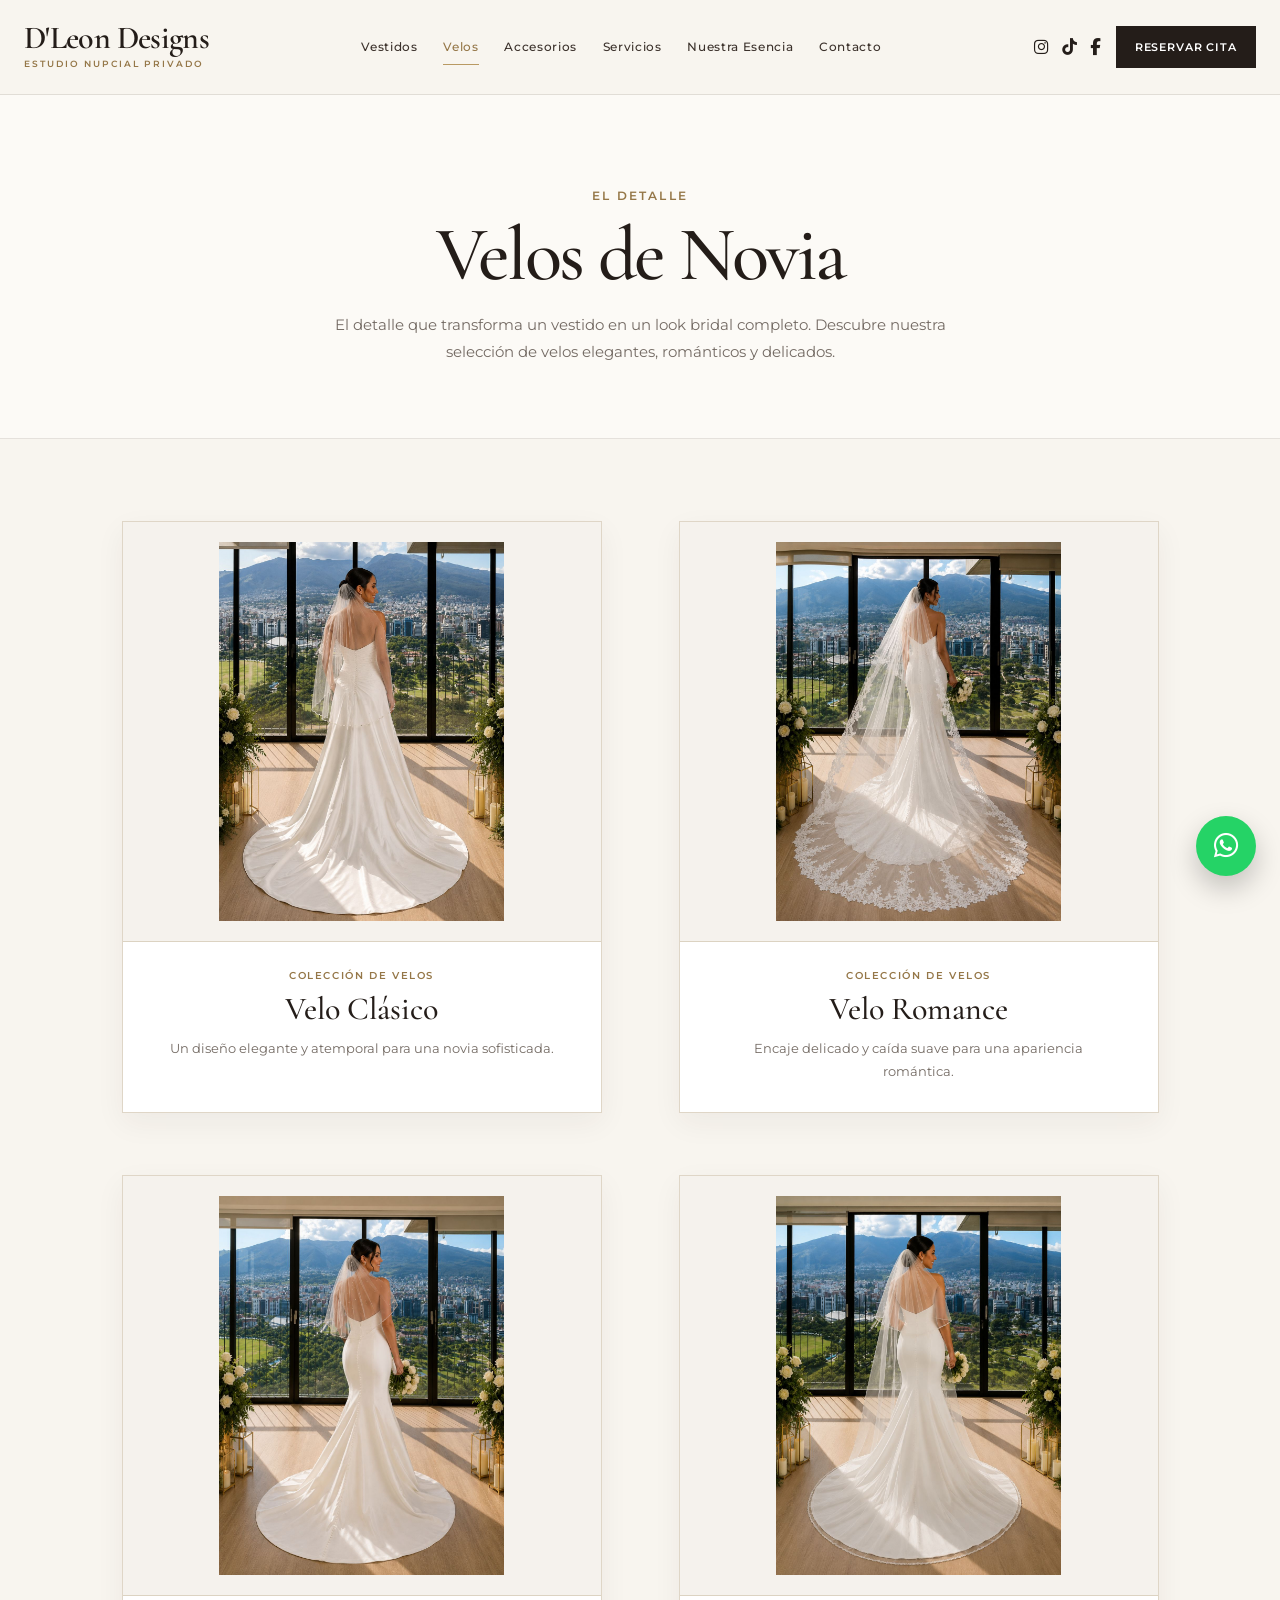
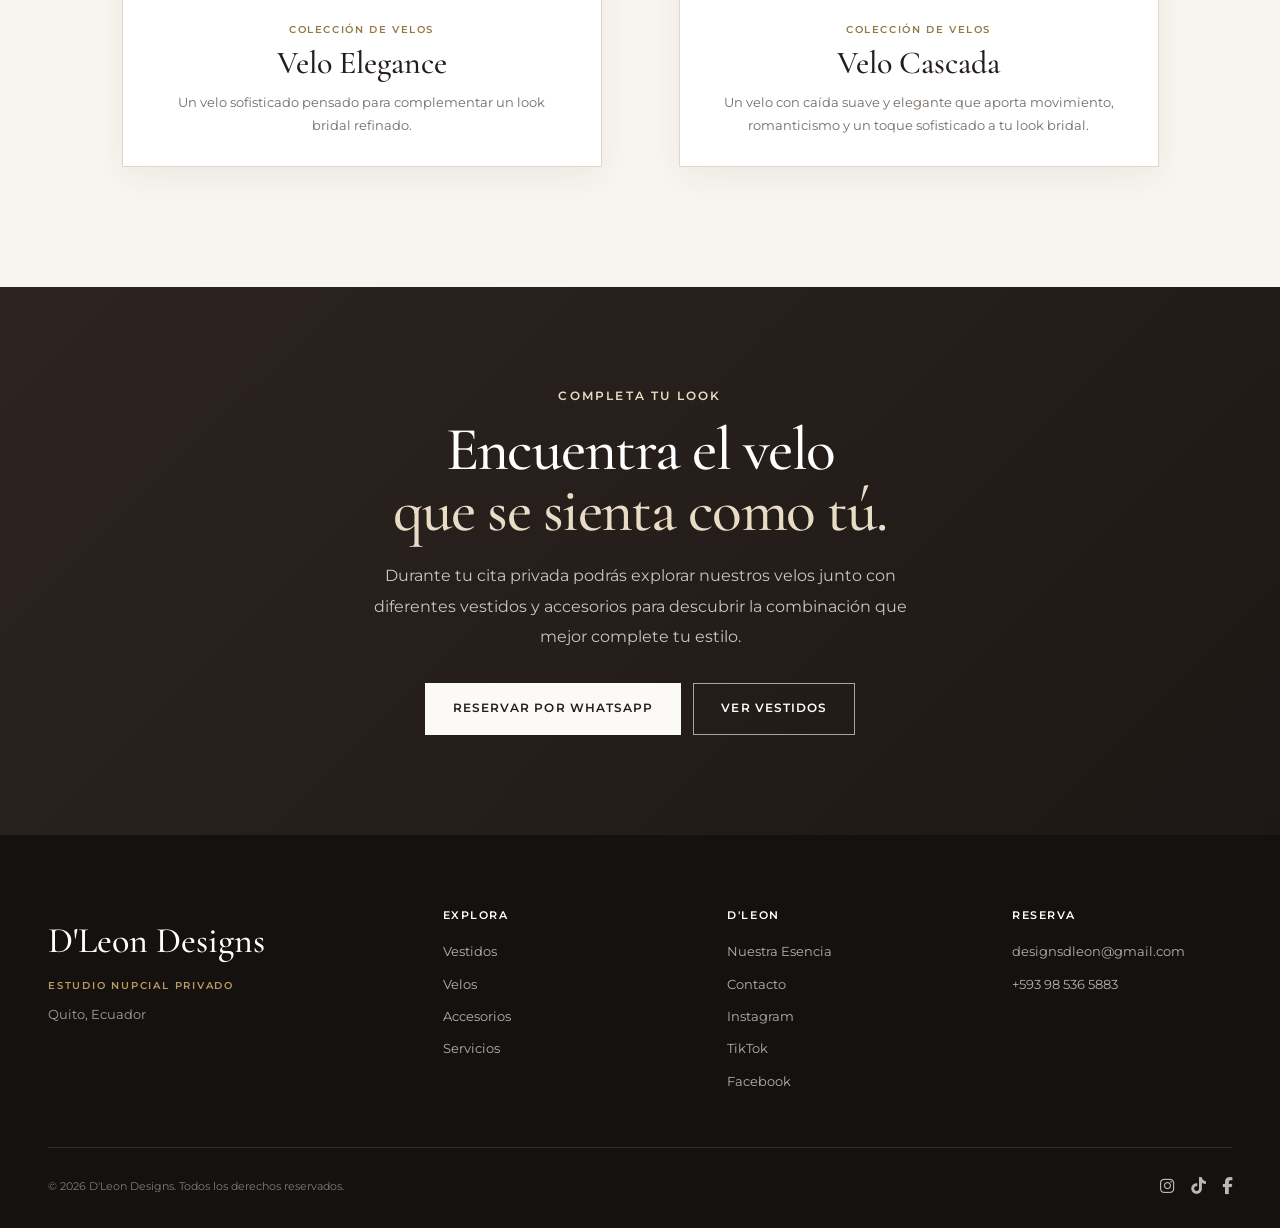
<file: veils.html>
<!DOCTYPE html>
<html lang="es">

<head>

  <!-- =====================================================
       BASIC META
  ====================================================== -->

  <meta charset="UTF-8">

  <meta
    name="viewport"
    content="width=device-width, initial-scale=1.0"
  >

  <title>Velos de Novia | D'Leon Designs Quito</title>

  <meta
    name="description"
    content="Explora la colección de velos de novia de D'Leon Designs en Quito. Descubre diseños elegantes y delicados para complementar tu look bridal."
  >


  <!-- =====================================================
       FAVICON
  ====================================================== -->

  <link
    rel="icon"
    href="data:image/svg+xml,<svg xmlns='http://www.w3.org/2000/svg' viewBox='0 0 100 100'><text y='.9em' font-size='90'>💍</text></svg>"
  >


  <!-- =====================================================
       FONTS
  ====================================================== -->

  <link
    rel="preconnect"
    href="https://fonts.googleapis.com"
  >

  <link
    rel="preconnect"
    href="https://fonts.gstatic.com"
    crossorigin
  >

  <link
    href="https://fonts.googleapis.com/css2?family=Cormorant+Garamond:wght@400;500;600&family=Montserrat:wght@300;400;500;600&display=swap"
    rel="stylesheet"
  >


  <!-- =====================================================
       ICONS
  ====================================================== -->

  <link
    rel="stylesheet"
    href="https://cdnjs.cloudflare.com/ajax/libs/font-awesome/6.5.1/css/all.min.css"
  >


  <!-- =====================================================
       MAIN STYLESHEET
  ====================================================== -->

  <link
    rel="stylesheet"
    href="style.css"
  >


  <!-- =====================================================
       GOOGLE TAG MANAGER
  ====================================================== -->

  <script>
    (function(w,d,s,l,i){

      w[l]=w[l]||[];

      w[l].push({
        'gtm.start': new Date().getTime(),
        event:'gtm.js'
      });

      var f=d.getElementsByTagName(s)[0],
          j=d.createElement(s),
          dl=l!='dataLayer'?'&l='+l:'';

      j.async=true;

      j.src=
        'https://www.googletagmanager.com/gtm.js?id='+i+dl;

      f.parentNode.insertBefore(j,f);

    })(window,document,'script','dataLayer','GTM-MMBTLQ2B');
  </script>


  <!-- =====================================================
       GOOGLE ANALYTICS
  ====================================================== -->

  <script
    async
    src="https://www.googletagmanager.com/gtag/js?id=G-RLLWJSPPRX"
  ></script>

  <script>

    window.dataLayer =
      window.dataLayer || [];

    function gtag(){
      dataLayer.push(arguments);
    }

    gtag('js', new Date());

    gtag(
      'config',
      'G-RLLWJSPPRX'
    );

  </script>

</head>


<body class="collection-page">


<!-- =========================================================
     GOOGLE TAG MANAGER — NOSCRIPT
========================================================= -->

<noscript>

  <iframe
    src="https://www.googletagmanager.com/ns.html?id=GTM-MMBTLQ2B"
    height="0"
    width="0"
    style="display:none;visibility:hidden"
  ></iframe>

</noscript>


<!-- =========================================================
     HEADER
========================================================= -->

<header
  class="site-header"
  id="siteHeader"
>

  <div class="nav-container">


    <!-- BRAND -->

    <a
      href="index.html"
      class="brand"
      aria-label="D'Leon Designs - Inicio"
    >

      <span class="brand-name">
        D'Leon Designs
      </span>

      <span class="brand-subtitle">
        Estudio Nupcial Privado
      </span>

    </a>


    <!-- DESKTOP NAV -->

    <nav
      class="desktop-nav"
      aria-label="Navegación principal"
    >

      <a href="dresses.html">
        Vestidos
      </a>

      <a
        href="veils.html"
        class="active"
      >
        Velos
      </a>

      <a href="accessories.html">
        Accesorios
      </a>

      <a href="services.html">
        Servicios
      </a>

      <a href="about.html">
        Nuestra Esencia
      </a>

      <a href="contact.html">
        Contacto
      </a>

    </nav>


    <!-- HEADER ACTIONS -->

    <div class="header-actions">

      <div class="header-socials">

        <a
          href="https://www.instagram.com/designsdleon/"
          target="_blank"
          rel="noopener noreferrer"
          aria-label="Instagram de D'Leon Designs"
        >
          <i class="fa-brands fa-instagram"></i>
        </a>

        <a
          href="https://www.tiktok.com/@dleondesigns"
          target="_blank"
          rel="noopener noreferrer"
          aria-label="TikTok de D'Leon Designs"
        >
          <i class="fa-brands fa-tiktok"></i>
        </a>

        <a
          href="https://www.facebook.com/profile.php?id=61590719911678"
          target="_blank"
          rel="noopener noreferrer"
          aria-label="Facebook de D'Leon Designs"
        >
          <i class="fa-brands fa-facebook-f"></i>
        </a>

      </div>


      <a
        href="https://wa.me/593985365883?text=Hola%2C%20estoy%20interesada%20en%20agendar%20una%20cita%20con%20D%27Leon%20Designs."
        class="header-cta"
        target="_blank"
        rel="noopener noreferrer"
      >
        Reservar cita
      </a>


      <!-- MOBILE MENU BUTTON -->

      <button
        class="menu-toggle"
        id="menuToggle"
        type="button"
        aria-label="Abrir menú"
        aria-expanded="false"
        aria-controls="mobileMenu"
      >

        <span></span>
        <span></span>

      </button>

    </div>

  </div>


  <!-- =====================================================
       MOBILE MENU
  ====================================================== -->

  <div
    class="mobile-menu"
    id="mobileMenu"
  >

    <nav aria-label="Navegación móvil">

      <a href="dresses.html">
        Vestidos
      </a>

      <a href="veils.html">
        Velos
      </a>

      <a href="accessories.html">
        Accesorios
      </a>

      <a href="services.html">
        Servicios
      </a>

      <a href="about.html">
        Nuestra Esencia
      </a>

      <a href="contact.html">
        Contacto
      </a>

    </nav>


    <div class="mobile-menu-footer">

      <a
        href="https://wa.me/593985365883?text=Hola%2C%20estoy%20interesada%20en%20agendar%20una%20cita%20con%20D%27Leon%20Designs."
        class="btn btn-dark"
        target="_blank"
        rel="noopener noreferrer"
      >
        Reservar por WhatsApp
      </a>


      <div class="mobile-socials">

        <a
          href="https://www.instagram.com/designsdleon/"
          target="_blank"
          rel="noopener noreferrer"
          aria-label="Instagram"
        >
          <i class="fa-brands fa-instagram"></i>
        </a>

        <a
          href="https://www.tiktok.com/@dleondesigns"
          target="_blank"
          rel="noopener noreferrer"
          aria-label="TikTok"
        >
          <i class="fa-brands fa-tiktok"></i>
        </a>

        <a
          href="https://www.facebook.com/profile.php?id=61590719911678"
          target="_blank"
          rel="noopener noreferrer"
          aria-label="Facebook"
        >
          <i class="fa-brands fa-facebook-f"></i>
        </a>

      </div>

    </div>

  </div>

</header>



<main>


<!-- =========================================================
     VEILS HERO
========================================================= -->

<section class="collection-page-hero">

  <div
    class="section-container collection-page-hero-inner reveal"
  >

    <p class="eyebrow">
      El Detalle
    </p>

    <h1>
      Velos de Novia
    </h1>

    <p>
      El detalle que transforma un vestido en un look bridal
      completo. Descubre nuestra selección de velos elegantes,
      románticos y delicados.
    </p>

  </div>

</section>



<!-- =========================================================
     VEIL COLLECTION
========================================================= -->

<section class="section collection-catalog-section">

  <div class="section-container">


    <div class="grid veil-catalog-grid">


      <!-- =================================================
           VELO 01
      ================================================== -->

      <article class="card veil-card reveal">

        <div class="product-card-image">

          <img
            src="images/Velos1.jpg"
            alt="Velo Clásico de D'Leon Designs"
            loading="lazy"
          >

        </div>


        <div class="veil-card-content">

          <span class="product-card-category">
            Colección de Velos
          </span>

          <h3>
            Velo Clásico
          </h3>

          <p>
            Un diseño elegante y atemporal para una novia
            sofisticada.
          </p>

        </div>

      </article>



      <!-- =================================================
           VELO 02
      ================================================== -->

      <article class="card veil-card reveal">

        <div class="product-card-image">

          <img
            src="images/Velos2.jpg"
            alt="Velo Romance de D'Leon Designs"
            loading="lazy"
          >

        </div>


        <div class="veil-card-content">

          <span class="product-card-category">
            Colección de Velos
          </span>

          <h3>
            Velo Romance
          </h3>

          <p>
            Encaje delicado y caída suave para una apariencia
            romántica.
          </p>

        </div>

      </article>



      <!-- =================================================
           VELO 03
      ================================================== -->

      <article class="card veil-card reveal">

        <div class="product-card-image">

          <img
            src="images/Velos3.jpg"
            alt="Velo Elegance de D'Leon Designs"
            loading="lazy"
          >

        </div>


        <div class="veil-card-content">

          <span class="product-card-category">
            Colección de Velos
          </span>

          <h3>
            Velo Elegance
          </h3>

          <p>
            Un velo sofisticado pensado para complementar
            un look bridal refinado.
          </p>

        </div>

      </article>



      <!-- =================================================
           VELO 04
      ================================================== -->

      <article class="card veil-card reveal">

        <div class="product-card-image">

          <img
            src="images/Velos4.jpg"
            alt="Velo Cascada de D'Leon Designs"
            loading="lazy"
          >

        </div>


        <div class="veil-card-content">

          <span class="product-card-category">
            Colección de Velos
          </span>

          <h3>
            Velo Cascada
          </h3>

          <p>
            Un velo con caída suave y elegante que aporta
            movimiento, romanticismo y un toque sofisticado
            a tu look bridal.
          </p>

        </div>

      </article>


    </div>

  </div>

</section>



<!-- =========================================================
     VEIL CTA
========================================================= -->

<section class="bridal-cta">

  <div class="bridal-cta-inner reveal">

    <p class="eyebrow">
      Completa tu look
    </p>

    <h2>
      Encuentra el velo
      <span>que se sienta como tú.</span>
    </h2>

    <p>
      Durante tu cita privada podrás explorar nuestros velos
      junto con diferentes vestidos y accesorios para descubrir
      la combinación que mejor complete tu estilo.
    </p>


    <div class="cta-actions">

      <a
        href="https://wa.me/593985365883?text=Hola%2C%20quiero%20agendar%20una%20cita%20para%20conocer%20los%20velos%20de%20D%27Leon%20Designs."
        class="btn btn-light"
        target="_blank"
        rel="noopener noreferrer"
      >
        Reservar por WhatsApp
      </a>


      <a
        href="dresses.html"
        class="btn btn-outline-light"
      >
        Ver vestidos
      </a>

    </div>

  </div>

</section>


</main>



<!-- =========================================================
     FOOTER
========================================================= -->

<footer class="site-footer">

  <div class="section-container footer-grid">


    <!-- BRAND -->

    <div class="footer-brand">

      <a
        href="index.html"
        class="footer-logo"
      >
        D'Leon Designs
      </a>

      <p>
        Estudio Nupcial Privado
      </p>

      <span>
        Quito, Ecuador
      </span>

    </div>



    <!-- EXPLORE -->

    <div class="footer-column">

      <h3>
        Explora
      </h3>

      <a href="dresses.html">
        Vestidos
      </a>

      <a href="veils.html">
        Velos
      </a>

      <a href="accessories.html">
        Accesorios
      </a>

      <a href="services.html">
        Servicios
      </a>

    </div>



    <!-- D'LEON -->

    <div class="footer-column">

      <h3>
        D'Leon
      </h3>

      <a href="about.html">
        Nuestra Esencia
      </a>

      <a href="contact.html">
        Contacto
      </a>

      <a
        href="https://www.instagram.com/designsdleon/"
        target="_blank"
        rel="noopener noreferrer"
      >
        Instagram
      </a>

      <a
        href="https://www.tiktok.com/@dleondesigns"
        target="_blank"
        rel="noopener noreferrer"
      >
        TikTok
      </a>

      <a
        href="https://www.facebook.com/profile.php?id=61590719911678"
        target="_blank"
        rel="noopener noreferrer"
      >
        Facebook
      </a>

    </div>



    <!-- CONTACT -->

    <div class="footer-column footer-contact">

      <h3>
        Reserva
      </h3>

      <a href="mailto:designsdleon@gmail.com">
        designsdleon@gmail.com
      </a>

      <a
        href="https://wa.me/593985365883?text=Hola%2C%20estoy%20interesada%20en%20recibir%20m%C3%A1s%20informaci%C3%B3n%20sobre%20D%27Leon%20Designs."
        target="_blank"
        rel="noopener noreferrer"
      >
        +593 98 536 5883
      </a>

    </div>

  </div>



  <!-- FOOTER BOTTOM -->

  <div class="section-container footer-bottom">

    <p>
      © <span id="currentYear"></span> D'Leon Designs.
      Todos los derechos reservados.
    </p>


    <div class="footer-social-icons">

      <a
        href="https://www.instagram.com/designsdleon/"
        target="_blank"
        rel="noopener noreferrer"
        aria-label="Instagram de D'Leon Designs"
      >
        <i class="fa-brands fa-instagram"></i>
      </a>

      <a
        href="https://www.tiktok.com/@dleondesigns"
        target="_blank"
        rel="noopener noreferrer"
        aria-label="TikTok de D'Leon Designs"
      >
        <i class="fa-brands fa-tiktok"></i>
      </a>

      <a
        href="https://www.facebook.com/profile.php?id=61590719911678"
        target="_blank"
        rel="noopener noreferrer"
        aria-label="Facebook de D'Leon Designs"
      >
        <i class="fa-brands fa-facebook-f"></i>
      </a>

    </div>

  </div>

</footer>



<!-- =========================================================
     FLOATING WHATSAPP
========================================================= -->

<a
  class="floating-whatsapp"
  href="https://wa.me/593985365883?text=Hola%2C%20estoy%20interesada%20en%20recibir%20m%C3%A1s%20informaci%C3%B3n%20sobre%20los%20velos%20de%20D%27Leon%20Designs."
  target="_blank"
  rel="noopener noreferrer"
  aria-label="Contactar D'Leon Designs por WhatsApp"
>
  <i class="fa-brands fa-whatsapp"></i>
</a>



<!-- =========================================================
     JAVASCRIPT
========================================================= -->

<script src="js/script.js"></script>


</body>

</html>
</file>
<file: style.css>
/* =========================================================
   D'LEON DESIGNS
   MASTER LUXURY BRIDAL DESIGN SYSTEM
========================================================= */


/* =========================================================
   01. DESIGN TOKENS
========================================================= */

:root {

  --ivory: #f8f5ef;
  --ivory-soft: #fcfaf6;
  --cream: #f1ece3;
  --cream-dark: #e7dfd4;

  --white: #ffffff;

  --espresso: #241d19;
  --espresso-soft: #3b312b;
  --espresso-light: #554942;

  --text: #2f2925;
  --text-soft: #746b64;
  --text-light: #a79e96;

  --champagne: #b99a63;
  --champagne-dark: #957748;
  --champagne-soft: #e8dcc4;

  --border: rgba(69, 56, 48, 0.13);
  --border-gold: rgba(185, 154, 99, 0.42);

  --whatsapp: #25d366;
  --whatsapp-dark: #1ebe5d;

  --max-width: 1240px;

  --shadow-soft:
    0 14px 38px rgba(47, 41, 37, 0.06);

  --shadow-medium:
    0 22px 52px rgba(47, 41, 37, 0.10);

  --shadow-large:
    0 30px 70px rgba(47, 41, 37, 0.13);

  --transition:
    0.35s ease;
}


/* =========================================================
   02. RESET
========================================================= */

*,
*::before,
*::after {
  box-sizing: border-box;
}

html {
  scroll-behavior: smooth;
  overflow-x: hidden;
}

body {
  width: 100%;
  margin: 0;

  overflow-x: hidden;

  background: var(--ivory);
  color: var(--text);

  font-family:
    "Montserrat",
    Arial,
    sans-serif;

  font-size: 16px;
  line-height: 1.7;

  -webkit-font-smoothing: antialiased;
  text-rendering: optimizeLegibility;
}

body,
button,
input,
textarea,
select {
  font-family:
    "Montserrat",
    Arial,
    sans-serif;
}

img {
  display: block;
  max-width: 100%;
}

a {
  color: inherit;
  text-decoration: none;
}

button {
  font: inherit;
}

main {
  display: block;
}


/* =========================================================
   03. TYPOGRAPHY
========================================================= */

h1,
h2,
h3,
h4 {
  margin-top: 0;

  color: var(--espresso);

  font-family:
    "Cormorant Garamond",
    Georgia,
    serif;

  font-weight: 500;
}

h1 {
  font-size:
    clamp(4rem, 8vw, 7.4rem);

  line-height: 0.94;
  letter-spacing: -0.035em;
}

h2 {
  font-size:
    clamp(3rem, 5vw, 5rem);

  line-height: 1;
  letter-spacing: -0.025em;
}

h3 {
  font-size:
    clamp(1.9rem, 3vw, 2.6rem);

  line-height: 1.08;
}

p {
  color: var(--text-soft);
}

::selection {
  background: var(--champagne-soft);
  color: var(--espresso);
}


/* =========================================================
   04. GLOBAL LAYOUT
========================================================= */

.section-container {
  width:
    min(calc(100% - 48px), var(--max-width));

  margin: 0 auto;
}

.section {
  padding:
    120px 24px;
}

.section-heading {
  max-width: 780px;

  margin:
    0 auto 60px;

  text-align: center;
}

.section-heading h2 {
  margin:
    12px 0 22px;
}

.section-heading h2 span {
  display: block;

  color: var(--champagne-dark);
}

.section-heading > p:not(.eyebrow) {
  max-width: 650px;

  margin: 0 auto;

  font-size: 1rem;
  line-height: 1.9;
}


/* =========================================================
   05. EYEBROWS
========================================================= */

.eyebrow {
  margin: 0;

  color: var(--champagne-dark);

  font-size: 0.72rem;
  font-weight: 600;

  letter-spacing: 0.19em;
  text-transform: uppercase;
}

.hero-eyebrow {
  color: var(--champagne-soft);
}


/* =========================================================
   06. BUTTONS
========================================================= */

.btn {
  min-height: 52px;

  padding:
    14px 27px;

  display: inline-flex;

  align-items: center;
  justify-content: center;

  gap: 9px;

  border:
    1px solid transparent;

  border-radius: 0;

  cursor: pointer;

  font-size: 0.75rem;
  font-weight: 600;

  letter-spacing: 0.09em;
  text-transform: uppercase;

  transition:
    background var(--transition),
    color var(--transition),
    border-color var(--transition),
    transform var(--transition),
    box-shadow var(--transition);
}

.btn:hover {
  transform:
    translateY(-3px);
}

.btn-light {
  background: var(--ivory-soft);

  color: var(--espresso);

  border-color:
    var(--ivory-soft);
}

.btn-light:hover {
  background: var(--white);

  box-shadow:
    0 14px 32px
    rgba(0, 0, 0, 0.14);
}

.btn-dark {
  background: var(--espresso);

  color: var(--white);

  border-color: var(--espresso);
}

.btn-dark:hover {
  background: var(--champagne-dark);

  border-color:
    var(--champagne-dark);
}

.btn-outline-light {
  background: transparent;

  color: var(--white);

  border-color:
    rgba(255, 255, 255, 0.6);
}

.btn-outline-light:hover {
  background: var(--white);

  color: var(--espresso);

  border-color: var(--white);
}


/* =========================================================
   07. TEXT LINKS
========================================================= */

.text-link {
  display: inline-flex;

  align-items: center;

  gap: 10px;

  color: var(--espresso);

  font-size: 0.75rem;
  font-weight: 600;

  letter-spacing: 0.09em;
  text-transform: uppercase;
}

.text-link span {
  transition:
    transform var(--transition);
}

.text-link:hover span {
  transform:
    translateX(5px);
}


/* =========================================================
   08. HEADER
========================================================= */

.site-header {
  width: 100%;
  min-height: 94px;

  position: sticky;

  top: 0;

  z-index: 1200;

  background:
    rgba(248, 245, 239, 0.96);

  border-bottom:
    1px solid var(--border);

  backdrop-filter:
    blur(16px);

  -webkit-backdrop-filter:
    blur(16px);

  transition:
    box-shadow var(--transition),
    background var(--transition);
}

.site-header.scrolled {
  background:
    rgba(248, 245, 239, 0.99);

  box-shadow:
    0 12px 35px
    rgba(47, 41, 37, 0.08);
}

.nav-container {
  width:
    min(calc(100% - 48px), 1380px);

  min-height: 94px;

  margin: 0 auto;

  display: flex;

  align-items: center;
  justify-content: space-between;

  gap: 35px;
}


/* =========================================================
   09. BRAND
========================================================= */

.brand {
  display: flex;

  flex-direction: column;

  gap: 2px;

  flex-shrink: 0;
}

.brand-name {
  color: var(--espresso);

  font-family:
    "Cormorant Garamond",
    Georgia,
    serif;

  font-size: 2rem;
  font-weight: 600;

  letter-spacing: -0.02em;

  line-height: 1;
}

.brand-subtitle {
  color: var(--champagne-dark);

  font-size: 0.57rem;
  font-weight: 600;

  letter-spacing: 0.22em;

  text-transform: uppercase;
}


/* =========================================================
   10. DESKTOP NAVIGATION
========================================================= */

.desktop-nav {
  display: flex;

  align-items: center;
  justify-content: center;

  gap:
    clamp(16px, 2vw, 30px);
}

.desktop-nav a {
  position: relative;

  padding:
    10px 0;

  color: var(--espresso-soft);

  font-size: 0.76rem;
  font-weight: 500;

  letter-spacing: 0.055em;

  white-space: nowrap;

  transition:
    color var(--transition);
}

.desktop-nav a::after {
  content: "";

  position: absolute;

  left: 0;
  bottom: 2px;

  width: 0;
  height: 1px;

  background: var(--champagne);

  transition:
    width var(--transition);
}

.desktop-nav a:hover,
.desktop-nav a.active {
  color: var(--champagne-dark);
}

.desktop-nav a:hover::after,
.desktop-nav a.active::after {
  width: 100%;
}


/* =========================================================
   11. HEADER ACTIONS
========================================================= */

.header-actions {
  display: flex;

  align-items: center;

  gap: 16px;

  flex-shrink: 0;
}

.header-socials {
  display: flex;

  align-items: center;

  gap: 13px;
}

.header-socials a {
  color: var(--espresso);

  font-size: 1.05rem;

  transition:
    color var(--transition),
    transform var(--transition);
}

.header-socials a:hover {
  color: var(--champagne-dark);

  transform:
    translateY(-2px);
}

.header-cta {
  padding:
    11px 18px;

  color: var(--white);

  background: var(--espresso);

  border:
    1px solid var(--espresso);

  font-size: 0.68rem;
  font-weight: 600;

  letter-spacing: 0.08em;

  text-transform: uppercase;

  transition:
    background var(--transition),
    border-color var(--transition),
    transform var(--transition);
}

.header-cta:hover {
  background: var(--champagne-dark);

  border-color:
    var(--champagne-dark);

  transform:
    translateY(-2px);
}


/* =========================================================
   12. HAMBURGER
========================================================= */

.menu-toggle {
  width: 44px;
  height: 44px;

  display: none;

  flex-direction: column;

  align-items: center;
  justify-content: center;

  gap: 6px;

  padding: 0;

  border: none;

  background: transparent;

  cursor: pointer;
}

.menu-toggle span {
  width: 24px;
  height: 1px;

  display: block;

  background: var(--espresso);

  transition:
    transform var(--transition),
    opacity var(--transition);
}

.menu-toggle.active span:first-child {
  transform:
    translateY(3.5px)
    rotate(45deg);
}

.menu-toggle.active span:last-child {
  transform:
    translateY(-3.5px)
    rotate(-45deg);
}


/* =========================================================
   13. MOBILE MENU
========================================================= */

.mobile-menu {
  display: none;

  width: 100%;

  position: absolute;

  top: 94px;
  left: 0;

  padding:
    30px 24px 36px;

  background: var(--ivory-soft);

  border-top:
    1px solid var(--border);

  box-shadow:
    0 20px 45px
    rgba(47, 41, 37, 0.10);
}

.mobile-menu.open {
  display: block;
}

.mobile-menu nav {
  display: flex;

  flex-direction: column;
}

.mobile-menu nav a {
  padding:
    14px 0;

  border-bottom:
    1px solid var(--border);

  color: var(--espresso);

  font-family:
    "Cormorant Garamond",
    Georgia,
    serif;

  font-size: 1.8rem;
}

.mobile-menu nav a:hover {
  color: var(--champagne-dark);
}

.mobile-menu-footer {
  margin-top: 28px;
}

.mobile-menu-footer .btn {
  width: 100%;
}

.mobile-socials {
  display: flex;

  justify-content: center;

  gap: 24px;

  margin-top: 24px;
}

.mobile-socials a {
  font-size: 1.25rem;
}


/* =========================================================
   14. HOME HERO
========================================================= */

.hero {
  min-height:
    calc(100vh - 94px);

  position: relative;

  display: flex;

  align-items: center;
  justify-content: center;

  overflow: hidden;

  color: var(--white);

  text-align: center;

  background:
    url("images/weddingdressbackground.jpg");

  background-size: cover;

  background-position:
    center 10%;

  background-repeat: no-repeat;
}

.hero-background {
  position: absolute;

  inset: 0;

  background:
    url("images/weddingdressbackground.jpg");

  background-size: cover;

  background-position:
    center 10%;

  background-repeat: no-repeat;
}

.hero-overlay {
  position: absolute;

  inset: 0;

  background:
    linear-gradient(
      180deg,
      rgba(28, 22, 18, 0.34),
      rgba(28, 22, 18, 0.57)
    );
}

.hero-content {
  position: relative;

  z-index: 2;

  width:
    min(calc(100% - 48px), 900px);

  padding:
    100px 0;
}

.hero-content h1 {
  margin:
    17px auto 28px;

  color: var(--white);
}

.hero-content h1 span {
  display: block;

  color: #eadbbf;
}

.hero-description {
  max-width: 680px;

  margin:
    0 auto;

  color:
    rgba(255, 255, 255, 0.88);

  font-size: 1.05rem;

  line-height: 1.9;
}

.hero-actions {
  display: flex;

  justify-content: center;

  flex-wrap: wrap;

  gap: 12px;

  margin-top: 36px;
}

.hero-details {
  display: flex;

  align-items: center;
  justify-content: center;

  flex-wrap: wrap;

  gap: 14px;

  margin-top: 44px;

  color:
    rgba(255, 255, 255, 0.75);

  font-size: 0.67rem;
  font-weight: 500;

  letter-spacing: 0.11em;

  text-transform: uppercase;
}

.detail-divider {
  width: 22px;
  height: 1px;

  background:
    rgba(255, 255, 255, 0.45);
}


/* =========================================================
   15. HOME INTRODUCTION
========================================================= */

.intro-section {
  padding:
    120px 24px;

  background: var(--ivory-soft);
}

.intro-grid {
  display: grid;

  grid-template-columns:
    0.85fr 1.15fr;

  gap: 100px;

  align-items: start;
}

.intro-heading h2 {
  margin:
    14px 0 0;
}

.intro-heading h2 span {
  color: var(--champagne-dark);
}

.intro-copy {
  max-width: 650px;
}

.intro-copy p {
  font-size: 1rem;

  line-height: 1.9;
}

.intro-lead {
  color: var(--espresso) !important;

  font-family:
    "Cormorant Garamond",
    Georgia,
    serif;

  font-size: 1.8rem !important;

  line-height: 1.35 !important;
}


/* =========================================================
   16. COLLECTION SECTION
========================================================= */

.collection-section {
  padding:
    120px 24px;

  background: var(--ivory);
}

.collection-grid {
  width: 100%;

  display: grid;

  grid-template-columns:
    repeat(2, minmax(0, 1fr));

  gap: 32px;
}


/* =========================================================
   17. COLLECTION CARDS
========================================================= */

.collection-card,
.product-card {
  height: 100%;

  display: flex;

  flex-direction: column;

  overflow: hidden;

  background: var(--white);

  border:
    1px solid var(--border);

  color: inherit;

  box-shadow:
    var(--shadow-soft);

  transition:
    transform var(--transition),
    border-color var(--transition),
    box-shadow var(--transition);
}

.collection-card:hover,
.product-card:hover {
  transform:
    translateY(-7px);

  border-color:
    var(--border-gold);

  box-shadow:
    var(--shadow-medium);
}

.collection-image,
.product-card-image {
  height: 500px;

  position: relative;

  display: flex;

  align-items: center;
  justify-content: center;

  overflow: hidden;

  padding: 22px;

  background:
    #f5f2ed;

  border-bottom:
    1px solid var(--border);
}

.collection-image img,
.product-card-image img {
  width: 100%;
  height: 100%;

  object-fit: contain;

  object-position: center;

  transition:
    transform 0.55s ease;
}

.collection-card:hover .collection-image img,
.product-card:hover .product-card-image img {
  transform:
    scale(1.025);
}

.collection-number {
  position: absolute;

  top: 18px;
  left: 18px;

  width: 38px;
  height: 38px;

  display: flex;

  align-items: center;
  justify-content: center;

  background:
    rgba(255, 255, 255, 0.93);

  border:
    1px solid var(--border);

  color: var(--espresso);

  font-family:
    "Cormorant Garamond",
    Georgia,
    serif;

  font-size: 1rem;
}

.collection-card-copy {
  min-height: 180px;

  padding:
    27px 30px 30px;

  display: flex;

  align-items: center;
  justify-content: space-between;

  gap: 24px;
}

.collection-label,
.product-card-category {
  margin:
    0 0 7px;

  color: var(--champagne-dark);

  font-size: 0.65rem;
  font-weight: 600;

  letter-spacing: 0.16em;

  text-transform: uppercase;
}

.collection-card-copy h3,
.product-card-content h3 {
  margin: 0;

  color: var(--espresso);

  font-size: 2.4rem;
}

.collection-arrow {
  width: 42px;
  height: 42px;

  display: flex;

  align-items: center;
  justify-content: center;

  flex-shrink: 0;

  border:
    1px solid var(--border);

  color: var(--espresso);

  font-size: 1rem;

  transition:
    background var(--transition),
    color var(--transition),
    transform var(--transition);
}

.collection-card:hover .collection-arrow {
  background: var(--espresso);

  color: var(--white);

  transform:
    translateX(3px);
}

.product-card-content {
  padding:
    28px 30px 32px;
}

.product-card-content h3 {
  margin-bottom: 13px;
}

.product-card-content p {
  margin:
    0 0 22px;

  color: var(--text-soft);

  font-size: 0.92rem;

  line-height: 1.75;
}

.product-card-link {
  display: inline-flex;

  align-items: center;

  gap: 9px;

  color: var(--espresso);

  font-size: 0.68rem;
  font-weight: 600;

  letter-spacing: 0.11em;

  text-transform: uppercase;
}


/* =========================================================
   18. COLLECTION PAGE HERO
   Dresses / Veils / Accessories
========================================================= */

.catalog-hero,
.collection-page-hero {
  padding:
    115px 24px 95px;

  background:
    var(--ivory-soft);

  border-bottom:
    1px solid var(--border);

  text-align: center;
}

.catalog-hero-inner,
.collection-page-hero-inner {
  max-width: 850px;

  margin: 0 auto;
}

.catalog-hero h1,
.collection-page-hero h1 {
  margin:
    14px 0 24px;

  font-size:
    clamp(4rem, 7vw, 6.7rem);
}

.catalog-hero p:not(.eyebrow),
.collection-page-hero p:not(.eyebrow) {
  max-width: 650px;

  margin: 0 auto;

  font-size: 1rem;

  line-height: 1.9;
}

.catalog-section {
  padding:
    110px 24px 125px;

  background: var(--ivory);
}

.catalog-intro {
  max-width: 760px;

  margin:
    0 auto 60px;

  text-align: center;
}

.catalog-intro h2 {
  margin:
    12px 0 22px;
}

.catalog-intro h2 span {
  display: block;

  color: var(--champagne-dark);
}

.catalog-intro > p:not(.eyebrow) {
  max-width: 620px;

  margin: 0 auto;

  line-height: 1.9;
}

.catalog-grid,
.products-grid {
  display: grid;

  grid-template-columns:
    repeat(2, minmax(0, 1fr));

  gap: 32px;
}


/* =========================================================
   19. PRODUCT / DRESS FLIP CARDS
========================================================= */

.dress-card,
.catalog-card {
  height: 100%;

  overflow: hidden;

  background: var(--white);

  border:
    1px solid var(--border);

  box-shadow:
    var(--shadow-soft);

  transition:
    transform var(--transition),
    border-color var(--transition),
    box-shadow var(--transition);
}

.dress-card:hover,
.catalog-card:hover {
  transform:
    translateY(-7px);

  border-color:
    var(--border-gold);

  box-shadow:
    var(--shadow-medium);
}

.dress-image-wrap,
.flip-card {
  width: 100%;
  height: 520px;

  overflow: hidden;

  perspective: 1200px;

  background:
    #f5f2ed;
}

.flip-inner {
  width: 100%;
  height: 100%;

  position: relative;

  transition:
    transform 0.8s ease;

  transform-style:
    preserve-3d;
}

.flip-card:hover .flip-inner {
  transform:
    rotateY(180deg);
}

.flip-front,
.flip-back {
  position: absolute;

  inset: 0;

  width: 100%;
  height: 100%;

  overflow: hidden;

  backface-visibility:
    hidden;

  -webkit-backface-visibility:
    hidden;
}

.flip-front {
  transform:
    rotateY(0deg);
}

.flip-back {
  transform:
    rotateY(180deg);
}

.flip-img {
  width: 100%;
  height: 100%;

  padding: 18px;

  object-fit: contain;

  object-position: center;

  background:
    #f5f2ed;
}

.dress-card-content,
.catalog-card-content {
  padding:
    28px 30px 32px;
}

.dress-card-content h3,
.catalog-card-content h3 {
  margin:
    0 0 12px;

  font-size: 2.3rem;
}

.dress-card-content p,
.catalog-card-content p {
  margin:
    0;

  font-size: 0.9rem;

  line-height: 1.8;
}

.flip-note {
  margin-top: 10px !important;

  color: var(--text-light) !important;

  font-size: 0.7rem !important;

  letter-spacing: 0.06em;

  text-transform: uppercase;
}


/* =========================================================
   20. PLACEHOLDER IMAGES
========================================================= */

.image-placeholder {
  height: 500px;

  display: flex;

  align-items: center;
  justify-content: center;

  padding: 30px;

  background: #eee8df;

  border:
    1px dashed var(--champagne);

  color: var(--text-soft);

  font-family:
    "Cormorant Garamond",
    Georgia,
    serif;

  font-size: 1.8rem;

  text-align: center;
}


/* =========================================================
   21. EXPERIENCE SECTION — HOME
========================================================= */

.experience-section {
  padding:
    120px 24px;

  background: var(--espresso);
}

.experience-heading {
  max-width: 760px;

  margin-bottom: 65px;
}

.experience-heading .eyebrow {
  color: var(--champagne-soft);
}

.experience-heading h2 {
  margin:
    14px 0 0;

  color: var(--white);
}

.experience-heading h2 span {
  display: block;

  color: var(--champagne-soft);
}

.experience-grid {
  display: grid;

  grid-template-columns:
    repeat(4, 1fr);

  border-top:
    1px solid
    rgba(255, 255, 255, 0.15);
}

.experience-item {
  min-height: 280px;

  padding:
    38px 28px;

  border-right:
    1px solid
    rgba(255, 255, 255, 0.15);
}

.experience-item:last-child {
  border-right: none;
}

.experience-number {
  display: block;

  margin-bottom: 48px;

  color: var(--champagne);

  font-family:
    "Cormorant Garamond",
    Georgia,
    serif;

  font-size: 1rem;
}

.experience-item h3 {
  margin-bottom: 14px;

  color: var(--white);

  font-size: 2.2rem;
}

.experience-item p {
  color:
    rgba(255, 255, 255, 0.68);

  font-size: 0.9rem;

  line-height: 1.8;
}


/* =========================================================
   22. SERVICES PAGE HERO
========================================================= */

.services-page-hero {
  padding:
    115px 24px 95px;

  background:
    var(--ivory-soft);

  border-bottom:
    1px solid var(--border);

  text-align: center;
}

.services-page-hero-inner {
  max-width: 850px;

  margin: 0 auto;
}

.services-page-hero h1 {
  margin:
    14px 0 24px;

  font-size:
    clamp(4rem, 7vw, 6.7rem);
}

.services-page-hero p:not(.eyebrow) {
  max-width: 650px;

  margin: 0 auto;

  line-height: 1.9;
}


/* =========================================================
   23. SERVICES CARDS
========================================================= */

.services-section {
  padding:
    120px 24px;

  background: var(--ivory);
}

.services-grid {
  display: grid;

  grid-template-columns:
    repeat(2, minmax(0, 1fr));

  gap: 34px;

  align-items: stretch;
}

.service-card {
  height: 100%;

  display: flex;

  flex-direction: column;

  overflow: hidden;

  background: var(--white);

  border:
    1px solid var(--border);

  box-shadow:
    var(--shadow-soft);

  transition:
    transform var(--transition),
    border-color var(--transition),
    box-shadow var(--transition);
}

.service-card:hover {
  transform:
    translateY(-7px);

  border-color:
    var(--border-gold);

  box-shadow:
    var(--shadow-medium);
}

.service-image {
  height: 420px;

  overflow: hidden;

  background:
    #f5f2ed;

  border-bottom:
    1px solid var(--border);
}

.service-image img {
  width: 100%;
  height: 100%;

  object-fit: cover;

  object-position: center;

  transition:
    transform 0.6s ease;
}

.service-card:hover .service-image img {
  transform:
    scale(1.025);
}

.service-card-content {
  height: 100%;

  padding:
    36px 38px 40px;

  display: flex;

  flex-direction: column;
}

.service-number {
  margin-bottom: 18px;

  color: var(--champagne-dark);

  font-family:
    "Cormorant Garamond",
    Georgia,
    serif;

  font-size: 1rem;
}

.service-card h2,
.service-card h3 {
  margin-bottom: 18px;

  font-size:
    clamp(2.5rem, 4vw, 3.6rem);
}

.service-description {
  margin:
    0 0 28px;

  line-height: 1.85;
}

.service-features {
  margin:
    0 0 30px;

  padding: 0;

  list-style: none;
}

.service-features li {
  position: relative;

  padding:
    11px 0 11px 24px;

  border-bottom:
    1px solid var(--border);

  color: var(--text-soft);

  font-size: 0.88rem;

  line-height: 1.6;
}

.service-features li::before {
  content: "—";

  position: absolute;

  left: 0;

  color: var(--champagne-dark);
}

.service-details {
  margin-top: auto;

  padding-top: 10px;
}

.service-detail {
  padding:
    8px 0;

  display: flex;

  justify-content: space-between;

  gap: 20px;

  border-bottom:
    1px solid var(--border);

  font-size: 0.82rem;
}

.service-detail strong {
  color: var(--espresso);

  font-weight: 600;
}

.service-detail span {
  color: var(--text-soft);

  text-align: right;
}

.service-card .btn {
  width: 100%;

  margin-top: 30px;
}


/* =========================================================
   24. STORY — HOME
========================================================= */

.story-section {
  padding:
    130px 24px;

  background: var(--ivory-soft);
}

.story-grid {
  display: grid;

  grid-template-columns:
    0.65fr 1.35fr;

  gap: 90px;

  align-items: center;
}

.story-number {
  color:
    rgba(185, 154, 99, 0.24);

  font-family:
    "Cormorant Garamond",
    Georgia,
    serif;

  font-size:
    clamp(9rem, 18vw, 18rem);

  line-height: 0.7;
}

.story-content {
  max-width: 700px;
}

.story-content h2 {
  margin:
    14px 0 28px;
}

.story-content h2 span {
  color: var(--champagne-dark);
}

.story-content p {
  font-size: 1rem;

  line-height: 1.9;
}

.story-lead {
  color: var(--espresso) !important;

  font-family:
    "Cormorant Garamond",
    Georgia,
    serif;

  font-size: 1.65rem !important;

  line-height: 1.4 !important;
}


/* =========================================================
   25. ABOUT PAGE HERO
========================================================= */

.about-page-hero {
  padding:
    115px 24px 90px;

  background:
    var(--ivory-soft);

  border-bottom:
    1px solid var(--border);

  text-align: center;
}

.about-page-hero-inner {
  max-width: 880px;

  margin: 0 auto;
}

.about-page-hero h1 {
  margin:
    14px 0 25px;

  font-size:
    clamp(4rem, 7vw, 6.7rem);
}

.about-page-hero p:not(.eyebrow) {
  max-width: 680px;

  margin: 0 auto;

  font-size: 1.05rem;

  line-height: 1.9;
}


/* =========================================================
   26. ABOUT STORY
========================================================= */

.about-story-section {
  padding:
    125px 24px;

  background: var(--ivory);
}

.about-story-grid {
  display: grid;

  grid-template-columns:
    0.85fr 1.15fr;

  gap: 90px;

  align-items: center;
}

.about-logo-wrap {
  display: flex;

  align-items: center;
  justify-content: center;

  min-height: 500px;

  padding: 55px;

  background: var(--ivory-soft);

  border:
    1px solid var(--border);
}

.about-logo-wrap img {
  width: 330px;

  max-width: 100%;

  transition:
    transform 0.5s ease;
}

.about-logo-wrap:hover img {
  transform:
    scale(1.025);
}

.about-story-copy h2 {
  margin:
    14px 0 27px;
}

.about-story-copy h2 span {
  display: block;

  color: var(--champagne-dark);
}

.about-story-copy p {
  font-size: 1rem;

  line-height: 1.95;
}

.about-story-lead {
  color: var(--espresso) !important;

  font-family:
    "Cormorant Garamond",
    Georgia,
    serif;

  font-size: 1.7rem !important;

  line-height: 1.4 !important;
}


/* =========================================================
   27. ABOUT VALUES
========================================================= */

.about-values-section {
  padding:
    120px 24px;

  background: var(--espresso);
}

.about-values-heading {
  max-width: 750px;

  margin-bottom: 65px;
}

.about-values-heading .eyebrow {
  color: var(--champagne-soft);
}

.about-values-heading h2 {
  margin:
    14px 0 0;

  color: var(--white);
}

.about-values-heading h2 span {
  display: block;

  color: var(--champagne-soft);
}

.about-values-grid {
  display: grid;

  grid-template-columns:
    repeat(3, 1fr);

  border-top:
    1px solid
    rgba(255, 255, 255, 0.14);
}

.about-value {
  min-height: 330px;

  padding:
    42px 34px;

  border-right:
    1px solid
    rgba(255, 255, 255, 0.14);
}

.about-value:last-child {
  border-right: none;
}

.about-value-number {
  display: block;

  margin-bottom: 55px;

  color: var(--champagne);

  font-family:
    "Cormorant Garamond",
    Georgia,
    serif;
}

.about-value h3 {
  margin-bottom: 18px;

  color: var(--white);

  font-size: 2.3rem;
}

.about-value p {
  color:
    rgba(255, 255, 255, 0.67);

  font-size: 0.9rem;

  line-height: 1.85;
}


/* =========================================================
   28. ABOUT QUOTE
========================================================= */

.about-quote-section {
  padding:
    130px 24px;

  background: var(--ivory-soft);

  text-align: center;
}

.about-quote-inner {
  max-width: 950px;

  margin: 0 auto;
}

.about-quote-section blockquote {
  margin:
    20px auto 0;

  color: var(--espresso);

  font-family:
    "Cormorant Garamond",
    Georgia,
    serif;

  font-size:
    clamp(3rem, 6vw, 5.5rem);

  font-weight: 400;

  line-height: 1.08;

  letter-spacing: -0.025em;
}

.about-quote-section blockquote span {
  color: var(--champagne-dark);
}


/* =========================================================
   29. CONTACT HERO
========================================================= */

.contact-page-hero {
  padding:
    115px 24px 95px;

  background:
    var(--ivory-soft);

  border-bottom:
    1px solid var(--border);

  text-align: center;
}

.contact-page-hero-inner {
  max-width: 850px;

  margin: 0 auto;
}

.contact-page-hero h1 {
  margin:
    14px 0 24px;

  font-size:
    clamp(4rem, 7vw, 6.7rem);
}

.contact-page-hero p:not(.eyebrow) {
  max-width: 680px;

  margin: 0 auto;

  font-size: 1rem;

  line-height: 1.9;
}


/* =========================================================
   30. CONTACT OPTIONS
========================================================= */

.contact-options-section {
  background: var(--ivory);
}

.contact-options-grid {
  display: grid;

  grid-template-columns:
    repeat(3, minmax(0, 1fr));

  gap: 24px;
}

.contact-option-card {
  min-height: 410px;

  position: relative;

  padding:
    38px 34px;

  display: flex;

  flex-direction: column;

  background: var(--white);

  border:
    1px solid var(--border);

  box-shadow:
    var(--shadow-soft);

  transition:
    transform var(--transition),
    border-color var(--transition),
    box-shadow var(--transition);
}

.contact-option-card:hover {
  transform:
    translateY(-7px);

  border-color:
    var(--border-gold);

  box-shadow:
    var(--shadow-medium);
}

.contact-option-icon {
  width: 52px;
  height: 52px;

  margin-bottom: 40px;

  display: flex;

  align-items: center;
  justify-content: center;

  border:
    1px solid var(--border-gold);

  color: var(--champagne-dark);

  font-size: 1.25rem;
}

.contact-option-number {
  position: absolute;

  top: 39px;
  right: 34px;

  color: var(--text-light);

  font-family:
    "Cormorant Garamond",
    Georgia,
    serif;

  font-size: 1rem;
}

.contact-option-card h3 {
  margin:
    10px 0 16px;

  font-size: 2.6rem;
}

.contact-option-card > p:not(.eyebrow) {
  margin:
    0 0 30px;

  font-size: 0.9rem;

  line-height: 1.8;
}

.contact-option-link {
  margin-top: auto;

  padding-top: 20px;

  display: flex;

  align-items: center;
  justify-content: space-between;

  gap: 15px;

  border-top:
    1px solid var(--border);

  color: var(--espresso);

  font-size: 0.78rem;
  font-weight: 600;

  transition:
    color var(--transition);
}

a.contact-option-link:hover {
  color: var(--champagne-dark);
}

.contact-option-link span {
  font-size: 1rem;

  transition:
    transform var(--transition);
}

a.contact-option-link:hover span {
  transform:
    translateX(4px);
}

.static-contact-link {
  color: var(--text-soft);
}


/* =========================================================
   31. CONTACT BOOKING
========================================================= */

.contact-booking-section {
  padding:
    125px 24px;

  background: var(--cream);
}

.contact-booking-grid {
  display: grid;

  grid-template-columns:
    1fr 1fr;

  gap: 100px;

  align-items: center;
}

.contact-booking-copy h2 {
  margin:
    14px 0 28px;
}

.contact-booking-copy h2 span {
  display: block;

  color: var(--champagne-dark);
}

.contact-booking-copy > p:not(.eyebrow) {
  max-width: 570px;

  line-height: 1.9;
}

.contact-booking-actions {
  display: flex;

  align-items: center;

  flex-wrap: wrap;

  gap: 26px;

  margin-top: 35px;
}

.booking-detail {
  padding:
    28px 0;

  display: grid;

  grid-template-columns:
    55px 1fr;

  gap: 24px;

  border-bottom:
    1px solid
    rgba(69, 56, 48, 0.16);
}

.booking-detail:first-child {
  border-top:
    1px solid
    rgba(69, 56, 48, 0.16);
}

.booking-detail > span {
  color: var(--champagne-dark);

  font-family:
    "Cormorant Garamond",
    Georgia,
    serif;

  font-size: 1.1rem;
}

.booking-detail h3 {
  margin:
    0 0 8px;

  font-size: 1.9rem;
}

.booking-detail p {
  margin: 0;

  font-size: 0.85rem;

  line-height: 1.75;
}


/* =========================================================
   32. CONTACT SOCIAL
========================================================= */

.contact-social-section {
  padding:
    110px 24px;

  background: var(--ivory-soft);
}

.contact-social-inner {
  display: grid;

  grid-template-columns:
    0.9fr 1.1fr;

  gap: 90px;

  align-items: center;
}

.contact-social-inner h2 {
  margin:
    14px 0 0;
}

.contact-social-inner h2 span {
  display: block;

  color: var(--champagne-dark);
}

.contact-social-links {
  display: flex;

  flex-direction: column;

  border-top:
    1px solid var(--border);
}

.contact-social-links > a {
  padding:
    24px 4px;

  display: grid;

  grid-template-columns:
    45px 1fr auto;

  gap: 18px;

  align-items: center;

  border-bottom:
    1px solid var(--border);

  transition:
    padding var(--transition),
    color var(--transition);
}

.contact-social-links > a:hover {
  padding-left: 12px;

  color: var(--champagne-dark);
}

.contact-social-links i {
  font-size: 1.4rem;
}

.contact-social-links div {
  display: flex;

  flex-direction: column;
}

.contact-social-links div span {
  color: var(--text-light);

  font-size: 0.65rem;

  letter-spacing: 0.12em;

  text-transform: uppercase;
}

.contact-social-links strong {
  color: var(--espresso);

  font-family:
    "Cormorant Garamond",
    Georgia,
    serif;

  font-size: 1.55rem;

  font-weight: 500;
}

.social-arrow {
  font-size: 1.1rem;

  transition:
    transform var(--transition);
}

.contact-social-links > a:hover .social-arrow {
  transform:
    translateX(5px);
}


/* =========================================================
   33. BRIDAL CTA
========================================================= */

.bridal-cta {
  padding:
    125px 24px;

  background:
    linear-gradient(
      135deg,
      #2d2420,
      #1d1815
    );

  color: var(--white);

  text-align: center;
}

.bridal-cta-inner {
  max-width: 820px;

  margin: 0 auto;
}

.bridal-cta .eyebrow {
  color: var(--champagne-soft);
}

.bridal-cta h2 {
  margin:
    14px 0 24px;

  color: var(--white);
}

.bridal-cta h2 span {
  display: block;

  color: var(--champagne-soft);
}

.bridal-cta p:not(.eyebrow) {
  max-width: 630px;

  margin:
    0 auto;

  color:
    rgba(255, 255, 255, 0.75);

  line-height: 1.9;
}

.cta-actions {
  display: flex;

  justify-content: center;

  flex-wrap: wrap;

  gap: 12px;

  margin-top: 35px;
}


/* =========================================================
   34. FOOTER
========================================================= */

.site-footer {
  padding:
    75px 24px 28px;

  background: #15110f;

  color: var(--white);
}

.footer-grid {
  display: grid;

  grid-template-columns:
    1.5fr repeat(3, 1fr);

  gap: 65px;

  padding-bottom: 55px;
}

.footer-logo {
  color: var(--white);

  font-family:
    "Cormorant Garamond",
    Georgia,
    serif;

  font-size: 2.25rem;

  font-weight: 500;
}

.footer-brand p {
  margin:
    6px 0;

  color: var(--champagne);

  font-size: 0.62rem;
  font-weight: 600;

  letter-spacing: 0.18em;

  text-transform: uppercase;
}

.footer-brand span {
  color:
    rgba(255, 255, 255, 0.6);

  font-size: 0.8rem;
}

.footer-column {
  display: flex;

  flex-direction: column;

  align-items: flex-start;

  gap: 10px;
}

.footer-column h3 {
  margin-bottom: 9px;

  color: var(--white);

  font-family:
    "Montserrat",
    Arial,
    sans-serif;

  font-size: 0.68rem;
  font-weight: 600;

  letter-spacing: 0.14em;

  text-transform: uppercase;
}

.footer-column a {
  color:
    rgba(255, 255, 255, 0.68);

  font-size: 0.82rem;

  transition:
    color var(--transition);
}

.footer-column a:hover {
  color: var(--champagne);
}

.footer-bottom {
  padding-top: 24px;

  display: flex;

  align-items: center;
  justify-content: space-between;

  gap: 20px;

  border-top:
    1px solid
    rgba(255, 255, 255, 0.12);
}

.footer-bottom p {
  margin: 0;

  color:
    rgba(255, 255, 255, 0.45);

  font-size: 0.7rem;
}

.footer-social-icons {
  display: flex;

  gap: 16px;
}

.footer-social-icons a {
  color:
    rgba(255, 255, 255, 0.7);

  font-size: 1.05rem;

  transition:
    color var(--transition),
    transform var(--transition);
}

.footer-social-icons a:hover {
  color: var(--champagne);

  transform:
    translateY(-2px);
}


/* =========================================================
   35. FLOATING WHATSAPP
========================================================= */

.floating-whatsapp {
  width: 60px;
  height: 60px;

  position: fixed;

  right: 24px;
  bottom: 24px;

  z-index: 1500;

  display: flex;

  align-items: center;
  justify-content: center;

  border-radius: 50%;

  background: var(--whatsapp);

  color: var(--white);

  font-size: 1.75rem;

  box-shadow:
    0 12px 28px
    rgba(0, 0, 0, 0.22);

  transition:
    background var(--transition),
    transform var(--transition),
    box-shadow var(--transition);
}

.floating-whatsapp:hover {
  background: var(--whatsapp-dark);

  transform:
    translateY(-4px)
    scale(1.04);

  box-shadow:
    0 17px 35px
    rgba(0, 0, 0, 0.26);
}


/* =========================================================
   36. REVEAL ANIMATION
========================================================= */

.reveal {
  opacity: 0;

  transform:
    translateY(20px);

  transition:
    opacity 0.75s ease,
    transform 0.75s ease;
}

.reveal.visible {
  opacity: 1;

  transform:
    translateY(0);
}


/* =========================================================
   37. ACCESSIBILITY / KEYBOARD
========================================================= */

a:focus-visible,
button:focus-visible {
  outline:
    2px solid var(--champagne-dark);

  outline-offset: 4px;
}


/* =========================================================
   38. TABLET — 1100PX
========================================================= */

@media (max-width: 1100px) {

  .desktop-nav {
    display: none;
  }

  .header-socials {
    display: none;
  }

  .header-cta {
    display: none;
  }

  .menu-toggle {
    display: flex;
  }


  .intro-grid,
  .story-grid,
  .about-story-grid,
  .contact-booking-grid,
  .contact-social-inner {
    grid-template-columns:
      1fr;

    gap: 55px;
  }


  .story-number {
    display: none;
  }


  .experience-grid {
    grid-template-columns:
      repeat(2, 1fr);
  }

  .experience-item:nth-child(2) {
    border-right: none;
  }

  .experience-item:nth-child(-n + 2) {
    border-bottom:
      1px solid
      rgba(255, 255, 255, 0.15);
  }


  .about-values-grid {
    grid-template-columns:
      1fr;
  }

  .about-value {
    min-height: auto;

    border-right: none;

    border-bottom:
      1px solid
      rgba(255, 255, 255, 0.14);
  }

  .about-value:last-child {
    border-bottom: none;
  }


  .contact-options-grid {
    grid-template-columns:
      repeat(2, 1fr);
  }

  .contact-option-card:last-child {
    grid-column:
      1 / -1;
  }


  .footer-grid {
    grid-template-columns:
      repeat(2, 1fr);
  }

}


/* =========================================================
   39. TABLET / LARGE MOBILE — 820PX
========================================================= */

@media (max-width: 820px) {

  .collection-grid,
  .catalog-grid,
  .products-grid,
  .services-grid {
    grid-template-columns:
      1fr;
  }

  .collection-image,
  .product-card-image,
  .dress-image-wrap,
  .flip-card {
    height: 520px;
  }

  .service-image {
    height: 500px;
  }

}


/* =========================================================
   40. MOBILE — 720PX
========================================================= */

@media (max-width: 720px) {

  .section-container {
    width:
      min(calc(100% - 40px), var(--max-width));
  }


  /* HEADER */

  .site-header,
  .nav-container {
    min-height: 78px;
  }

  .nav-container {
    width:
      calc(100% - 36px);
  }

  .mobile-menu {
    top: 78px;

    max-height:
      calc(100svh - 78px);

    overflow-y: auto;
  }

  .brand-name {
    font-size: 1.6rem;
  }

  .brand-subtitle {
    font-size: 0.48rem;

    letter-spacing: 0.16em;
  }


  /* HOME HERO */

  .hero {
    min-height:
      calc(100svh - 78px);

    background-position:
      center top;
  }

  .hero-background {
    background-position:
      center top;
  }

  .hero-content {
    width:
      calc(100% - 40px);

    padding:
      90px 0;
  }

  .hero-content h1 {
    font-size:
      clamp(3.6rem, 17vw, 5.2rem);
  }

  .hero-description {
    font-size: 0.95rem;
  }

  .hero-actions {
    display: grid;

    grid-template-columns:
      1fr;

    width: 100%;
  }

  .hero-actions .btn {
    width: 100%;
  }

  .hero-details {
    flex-direction: column;

    gap: 8px;
  }

  .detail-divider {
    display: none;
  }


  /* GENERAL SECTIONS */

  .section,
  .intro-section,
  .collection-section,
  .catalog-section,
  .experience-section,
  .story-section,
  .services-section,
  .about-story-section,
  .about-values-section,
  .about-quote-section,
  .contact-options-section,
  .contact-booking-section,
  .contact-social-section,
  .bridal-cta {
    padding:
      85px 20px;
  }


  .catalog-hero,
  .collection-page-hero,
  .services-page-hero,
  .about-page-hero,
  .contact-page-hero {
    padding:
      85px 20px 70px;
  }


  .catalog-hero h1,
  .collection-page-hero h1,
  .services-page-hero h1,
  .about-page-hero h1,
  .contact-page-hero h1 {
    font-size:
      clamp(3.5rem, 15vw, 5rem);
  }


  .section-heading,
  .catalog-intro {
    margin-bottom: 42px;
  }


  /* COLLECTION */

  .collection-grid,
  .catalog-grid,
  .products-grid {
    grid-template-columns:
      1fr;

    gap: 25px;
  }

  .collection-image,
  .product-card-image,
  .dress-image-wrap,
  .flip-card {
    height: 430px;
  }

  .collection-card-copy {
    min-height: 150px;

    padding:
      24px;
  }

  .collection-card-copy h3,
  .product-card-content h3 {
    font-size: 2rem;
  }

  .dress-card-content,
  .catalog-card-content,
  .product-card-content {
    padding:
      24px 22px 27px;
  }


  /* EXPERIENCE */

  .experience-grid {
    grid-template-columns:
      1fr;
  }

  .experience-item {
    min-height: auto;

    padding:
      35px 5px;

    border-right: none;

    border-bottom:
      1px solid
      rgba(255, 255, 255, 0.15);
  }

  .experience-item:last-child {
    border-bottom: none;
  }

  .experience-number {
    margin-bottom: 25px;
  }


  /* SERVICES */

  .services-grid {
    grid-template-columns:
      1fr;
  }

  .service-image {
    height: 420px;
  }

  .service-card-content {
    padding:
      30px 24px 32px;
  }

  .service-detail {
    flex-direction: column;

    gap: 3px;
  }

  .service-detail span {
    text-align: left;
  }


  /* ABOUT */

  .about-story-grid {
    gap: 45px;
  }

  .about-logo-wrap {
    min-height: 390px;

    padding: 40px;
  }

  .about-values-grid {
    grid-template-columns:
      1fr;
  }

  .about-value {
    padding:
      38px 5px;
  }

  .about-value-number {
    margin-bottom: 28px;
  }


  /* CONTACT */

  .contact-options-grid {
    grid-template-columns:
      1fr;
  }

  .contact-option-card:last-child {
    grid-column: auto;
  }

  .contact-option-card {
    min-height: 365px;

    padding:
      32px 26px;
  }

  .contact-option-number {
    top: 33px;
    right: 26px;
  }

  .contact-booking-grid,
  .contact-social-inner {
    gap: 50px;
  }

  .contact-booking-actions {
    align-items: stretch;

    flex-direction: column;
  }

  .contact-booking-actions .btn {
    width: 100%;
  }

  .booking-detail {
    grid-template-columns:
      40px 1fr;

    gap: 15px;
  }

  .contact-social-links > a {
    grid-template-columns:
      35px 1fr auto;

    gap: 12px;
  }


  /* CTA */

  .cta-actions {
    display: grid;

    grid-template-columns:
      1fr;

    width: 100%;
  }

  .cta-actions .btn {
    width: 100%;
  }


  /* FOOTER */

  .footer-grid {
    grid-template-columns:
      1fr;

    gap: 35px;
  }

  .footer-bottom {
    flex-direction: column;

    align-items: flex-start;
  }


  /* WHATSAPP */

  .floating-whatsapp {
    width: 56px;
    height: 56px;

    right: 18px;
    bottom: 18px;

    font-size: 1.55rem;
  }

}


/* =========================================================
   41. SMALL MOBILE — 460PX
========================================================= */

@media (max-width: 460px) {

  .brand-name {
    font-size: 1.45rem;
  }

  .brand-subtitle {
    max-width: 150px;
  }


  .hero-content h1 {
    font-size: 3.55rem;
  }


  .collection-image,
  .product-card-image,
  .dress-image-wrap,
  .flip-card,
  .image-placeholder {
    height: 370px;
  }


  .service-image {
    height: 360px;
  }


  .collection-card-copy {
    padding:
      22px 20px;
  }

  .collection-arrow {
    width: 38px;
    height: 38px;
  }


  .contact-option-card {
    min-height: 350px;
  }


  .contact-option-link {
    font-size: 0.72rem;

    overflow-wrap: anywhere;
  }


  .about-logo-wrap {
    min-height: 320px;

    padding: 32px;
  }


  .booking-detail h3 {
    font-size: 1.7rem;
  }

}


/* =========================================================
   42. TOUCH DEVICES

   Flip cards should not depend exclusively on hover.
========================================================= */

@media (hover: none) {

  .collection-card:hover,
  .product-card:hover,
  .dress-card:hover,
  .catalog-card:hover,
  .service-card:hover,
  .contact-option-card:hover {
    transform: none;
  }

}


/* =========================================================
   43. REDUCED MOTION
========================================================= */

@media (prefers-reduced-motion: reduce) {

  html {
    scroll-behavior: auto;
  }

  *,
  *::before,
  *::after {
    scroll-behavior: auto !important;

    transition-duration: 0.01ms !important;
    animation-duration: 0.01ms !important;

    animation-iteration-count: 1 !important;
  }

  .reveal {
    opacity: 1;

    transform: none;
  }

}

/* =========================================================
   D'LEON TARGETED UX REFINEMENTS
   Preserves the existing luxury bridal visual system.
   Only addresses hierarchy, spacing, numbering,
   flip-note styling, and contact-page clarity.
========================================================= */


/* =========================================================
   01. COLLECTION / INNER PAGE INTRODUCTION SPACING
========================================================= */

/*
   Keep the existing Cormorant / Montserrat bridal identity,
   but make inner-page hero copy easier to scan and less spread out.
*/

.collection-page-hero,
.catalog-hero,
.services-page-hero,
.about-page-hero,
.contact-page-hero {
  padding-top: 92px;
  padding-bottom: 72px;
}

.collection-page-hero-inner,
.catalog-hero-inner,
.services-page-hero-inner,
.about-page-hero-inner,
.contact-page-hero-inner {
  max-width: 760px;
  margin-left: auto;
  margin-right: auto;
  text-align: center;
}

.collection-page-hero h1,
.catalog-hero h1,
.services-page-hero h1,
.about-page-hero h1,
.contact-page-hero h1 {
  margin-top: 12px;
  margin-bottom: 20px;
  font-size: clamp(3.8rem, 6vw, 5.8rem);
}

.collection-page-hero p:not(.eyebrow),
.catalog-hero p:not(.eyebrow),
.services-page-hero p:not(.eyebrow),
.about-page-hero p:not(.eyebrow),
.contact-page-hero p:not(.eyebrow) {
  max-width: 620px;
  margin-left: auto;
  margin-right: auto;
  font-size: 0.96rem;
  line-height: 1.8;
}


/* =========================================================
   02. CENTER + TIGHTEN COLLECTION INTRO BLOCKS
========================================================= */

.collection-catalog-section,
.catalog-section,
.services-intro-section {
  padding-top: 82px;
}

.catalog-intro {
  max-width: 720px;
  margin: 0 auto 52px;
  text-align: center;
}

.catalog-intro .eyebrow {
  text-align: center;
}

.catalog-intro h2 {
  max-width: 690px;
  margin: 12px auto 20px;
  font-size: clamp(2.9rem, 4.4vw, 4.35rem);
  text-align: center;
}

.catalog-intro > p:not(.eyebrow) {
  max-width: 600px;
  margin-left: auto;
  margin-right: auto;
  font-size: 0.94rem;
  line-height: 1.8;
  text-align: center;
}


/* =========================================================
   03. REMOVE ENUMERATION FROM IMAGE / PRODUCT CARDS
========================================================= */

.collection-number,
.dress-card-number,
.service-number,
.service-experience-number,
.contact-option-number {
  display: none !important;
}


/* =========================================================
   04. DRESS FLIP INSTRUCTION
========================================================= */

.flip-note {
  width: 100%;
  max-width: 420px;

  display: block;

  margin: 18px auto 0 !important;
  padding: 0 12px;

  color: var(--text-light) !important;

  font-family:
    "Montserrat",
    Arial,
    sans-serif;

  font-size: 0.68rem !important;
  font-style: italic;
  font-weight: 400;

  letter-spacing: 0.01em;
  line-height: 1.5;

  text-align: center;
  text-transform: none !important;
}


/* =========================================================
   05. CENTER PRODUCT CARD COPY
========================================================= */

.dress-card-content,
.catalog-card-content,
.veil-card-content,
.accessory-card-content {
  padding: 28px 30px 30px;
  text-align: center;
}

.dress-card-content .product-card-category,
.catalog-card-content .product-card-category,
.veil-card-content .product-card-category,
.accessory-card-content .product-card-category {
  display: block;
  text-align: center;
}

.dress-card-content h3,
.catalog-card-content h3,
.veil-card-content h3,
.accessory-card-content h3 {
  margin-left: auto;
  margin-right: auto;
  margin-bottom: 10px;
  text-align: center;
}

.dress-card-content > p:not(.flip-note),
.catalog-card-content > p:not(.flip-note),
.veil-card-content > p,
.accessory-card-content > p {
  max-width: 450px;
  margin-left: auto;
  margin-right: auto;
  text-align: center;
}


/* =========================================================
   06. PRODUCT GRID BREATHING ROOM
========================================================= */

.dress-catalog-grid,
.veil-catalog-grid,
.accessories-catalog-grid,
.catalog-grid,
.products-grid {
  max-width: 1140px;
  margin-left: auto;
  margin-right: auto;
}


/* =========================================================
   07. CONTACT PAGE — CLEARER CTA HIERARCHY
========================================================= */

.contact-options-section {
  padding-top: 80px;
  padding-bottom: 100px;
}

.contact-options-section .catalog-intro {
  margin-bottom: 46px;
}

.contact-options-grid {
  max-width: 1120px;
  margin-left: auto;
  margin-right: auto;
  gap: 26px;
}

.contact-option-card {
  min-height: 360px;
  padding: 34px 30px;

  align-items: center;
  text-align: center;
}

.contact-option-icon {
  margin: 0 auto 26px;
}

.contact-option-card .eyebrow {
  text-align: center;
}

.contact-option-card h3 {
  margin-top: 10px;
  margin-bottom: 14px;
  text-align: center;
}

.contact-option-card > p:not(.eyebrow) {
  max-width: 290px;
  margin-left: auto;
  margin-right: auto;
  text-align: center;
}


/* Turn WhatsApp / email links into unmistakable buttons */

.contact-option-link {
  width: 100%;
  min-height: 50px;

  margin-top: auto;
  padding: 13px 18px;

  display: flex;
  align-items: center;
  justify-content: center;

  gap: 10px;

  border: 1px solid var(--espresso);
  border-radius: 0;

  background: var(--espresso);
  color: var(--white);

  font-size: 0.7rem;
  font-weight: 600;

  letter-spacing: 0.08em;
  text-align: center;
  text-transform: uppercase;

  transition:
    background var(--transition),
    color var(--transition),
    border-color var(--transition),
    transform var(--transition),
    box-shadow var(--transition);
}

a.contact-option-link:hover {
  background: var(--champagne-dark);
  border-color: var(--champagne-dark);
  color: var(--white);

  transform: translateY(-2px);

  box-shadow:
    0 10px 24px rgba(36, 29, 25, 0.14);
}

.contact-option-link span {
  color: inherit;
}


/*
   Location is informational, so it stays understated rather
   than looking like a clickable CTA.
*/

.static-contact-link {
  background: var(--ivory-soft);
  border-color: var(--border);
  color: var(--espresso);

  letter-spacing: 0.02em;
  text-transform: none;
}


/* =========================================================
   08. CONTACT BOOKING SECTION — MAKE NEXT STEP OBVIOUS
========================================================= */

.contact-booking-section {
  padding-top: 100px;
  padding-bottom: 100px;
}

.contact-booking-grid {
  max-width: 1100px;
  margin-left: auto;
  margin-right: auto;
  gap: 75px;
}

.contact-booking-copy h2 {
  margin-top: 12px;
  margin-bottom: 22px;
  font-size: clamp(3rem, 4.6vw, 4.5rem);
}

.contact-booking-copy > p:not(.eyebrow) {
  max-width: 520px;
}

.contact-booking-actions {
  margin-top: 30px;
  gap: 18px;
}

.contact-booking-actions .btn-dark {
  min-width: 210px;

  box-shadow:
    0 10px 24px rgba(36, 29, 25, 0.14);
}


/* =========================================================
   09. CONTACT SOCIAL SECTION
========================================================= */

.contact-social-section {
  padding-top: 90px;
  padding-bottom: 90px;
}

.contact-social-inner {
  max-width: 1080px;
  margin-left: auto;
  margin-right: auto;
  gap: 70px;
}


/* =========================================================
   10. CTA SECTIONS — KEEP LUXURY STYLE, IMPROVE FOCUS
========================================================= */

.bridal-cta {
  padding-top: 100px;
  padding-bottom: 100px;
}

.bridal-cta-inner {
  max-width: 760px;
}

.bridal-cta h2 {
  margin-top: 12px;
  margin-bottom: 20px;
  font-size: clamp(3rem, 4.8vw, 4.8rem);
}

.bridal-cta p:not(.eyebrow) {
  max-width: 580px;
}

.cta-actions {
  margin-top: 30px;
}


/* =========================================================
   11. MOBILE REFINEMENTS
========================================================= */

@media (max-width: 720px) {

  .collection-page-hero,
  .catalog-hero,
  .services-page-hero,
  .about-page-hero,
  .contact-page-hero {
    padding-top: 62px;
    padding-bottom: 52px;
  }

  .collection-page-hero h1,
  .catalog-hero h1,
  .services-page-hero h1,
  .about-page-hero h1,
  .contact-page-hero h1 {
    font-size: clamp(3.2rem, 14vw, 4.6rem);
  }

  .collection-catalog-section,
  .catalog-section,
  .services-intro-section {
    padding-top: 62px;
  }

  .catalog-intro {
    margin-bottom: 38px;
  }

  .catalog-intro h2 {
    font-size: clamp(2.55rem, 11vw, 3.7rem);
  }

  .flip-note {
    max-width: 300px;
    margin-top: 15px !important;
    font-size: 0.66rem !important;
  }

  .contact-options-section {
    padding-top: 62px;
    padding-bottom: 80px;
  }

  .contact-options-grid {
    grid-template-columns: 1fr;
    gap: 20px;
  }

  .contact-option-card {
    min-height: 310px;
    padding: 30px 24px;
  }

  .contact-booking-section {
    padding-top: 80px;
    padding-bottom: 80px;
  }

  .contact-booking-grid {
    grid-template-columns: 1fr;
    gap: 48px;
  }

  .contact-booking-actions {
    flex-direction: column;
    width: 100%;
  }

  .contact-booking-actions .btn,
  .contact-booking-actions .text-link {
    width: 100%;
  }

  .contact-booking-actions .text-link {
    min-height: 48px;
    justify-content: center;
  }

  .contact-social-section {
    padding-top: 75px;
    padding-bottom: 75px;
  }

  .bridal-cta {
    padding-top: 82px;
    padding-bottom: 82px;
  }

}

/* =========================================================
   D'LEON — IMAGE SCALE + PRODUCT CARD CLARITY REFINEMENT
   Keeps the established bridal/editorial visual identity.
========================================================= */


/* =========================================================
   01. ABOUT PAGE — SMALLER BRAND IMAGE
========================================================= */

.about-brand-section {
  padding-top: 82px;
  padding-bottom: 92px;
}

.about-brand-grid {
  width: min(100%, 1060px);
  margin: 0 auto;

  display: grid;
  grid-template-columns: 0.72fr 1.28fr;

  gap: 64px;
  align-items: center;
}

.about-brand-logo-wrap {
  width: 100%;
  max-width: 390px;
  min-height: 330px;

  margin: 0 auto;

  display: flex;
  align-items: center;
  justify-content: center;

  padding: 32px;

  background: var(--ivory-soft);

  border: 1px solid rgba(149, 119, 72, 0.24);

  box-shadow:
    0 12px 30px rgba(47, 41, 37, 0.055);
}

.about-brand-logo {
  width: min(100%, 245px);
  max-height: 270px;

  object-fit: contain;
  object-position: center;

  transition:
    transform var(--transition);
}

.about-brand-logo-wrap:hover .about-brand-logo {
  transform: scale(1.02);
}

.about-brand-copy h2 {
  margin-top: 12px;
  margin-bottom: 22px;
}

.about-brand-copy h2 span {
  display: block;
  color: var(--champagne-dark);
}

.about-brand-copy > p:not(.eyebrow) {
  max-width: 560px;
  line-height: 1.85;
}


/* =========================================================
   02. SERVICES PAGE — SMALLER EXPERIENCE IMAGES
========================================================= */

.services-experience-grid {
  width: min(100%, 1080px);
  margin: 0 auto;

  display: grid;
  grid-template-columns: repeat(2, minmax(0, 1fr));

  gap: 30px;
  align-items: stretch;
}

.service-experience-card {
  height: 100%;

  display: flex;
  flex-direction: column;

  overflow: hidden;

  background: var(--white);

  border: 1px solid rgba(149, 119, 72, 0.25);

  box-shadow:
    0 12px 32px rgba(47, 41, 37, 0.06);

  transition:
    transform var(--transition),
    border-color var(--transition),
    box-shadow var(--transition);
}

.service-experience-card:hover {
  transform: translateY(-5px);

  border-color:
    rgba(149, 119, 72, 0.45);

  box-shadow:
    0 20px 45px rgba(47, 41, 37, 0.09);
}

.service-experience-image {
  width: 100%;
  height: 315px;

  position: relative;

  display: flex;
  align-items: center;
  justify-content: center;

  overflow: hidden;

  padding: 18px;

  background: #f5f2ed;

  border-bottom:
    1px solid rgba(149, 119, 72, 0.20);
}

.service-experience-image img {
  width: 100%;
  height: 100%;

  object-fit: contain;
  object-position: center;

  transition:
    transform 0.5s ease;
}

.service-experience-card:hover .service-experience-image img {
  transform: scale(1.02);
}

.service-premium-label {
  position: absolute;

  top: 16px;
  right: 16px;

  padding: 7px 10px;

  background: rgba(36, 29, 25, 0.92);
  color: var(--white);

  font-size: 0.58rem;
  font-weight: 600;

  letter-spacing: 0.10em;
  text-transform: uppercase;
}

.service-experience-content {
  height: 100%;

  padding: 28px 30px 32px;

  display: flex;
  flex-direction: column;
}

.service-experience-content h2 {
  margin: 10px 0 15px;

  font-size:
    clamp(2.45rem, 3.6vw, 3.4rem);
}

.service-experience-lead {
  margin: 0 0 24px;

  font-size: 0.9rem;
  line-height: 1.75;
}

.service-experience-content .service-features {
  margin-bottom: 26px;
}

.service-experience-content .service-details {
  margin-top: auto;
}

.service-experience-content .service-details > div {
  padding: 10px 0;

  display: flex;
  justify-content: space-between;

  gap: 20px;

  border-bottom: 1px solid var(--border);
}

.service-experience-content .service-details span,
.service-benefit > span {
  color: var(--text-light);

  font-size: 0.65rem;
  font-weight: 600;

  letter-spacing: 0.08em;
  text-transform: uppercase;
}

.service-experience-content .service-details strong {
  color: var(--espresso);

  font-size: 0.8rem;
  font-weight: 600;

  text-align: right;
}

.service-benefit {
  margin-top: 20px;
  padding: 17px 18px;

  background: var(--ivory-soft);

  border: 1px solid var(--border);
}

.service-benefit p {
  margin: 5px 0 0;

  font-size: 0.82rem;
  line-height: 1.65;
}

.service-book-button {
  width: 100%;
  margin-top: 24px;
}


/* =========================================================
   03. VEILS + ACCESSORIES — CLEAR CARD BOUNDARIES
========================================================= */

.veil-card,
.accessory-card {
  height: 100%;

  display: flex;
  flex-direction: column;

  overflow: hidden;

  background: var(--white);

  border:
    1px solid rgba(149, 119, 72, 0.30);

  box-shadow:
    0 10px 30px rgba(47, 41, 37, 0.07);

  transition:
    transform var(--transition),
    border-color var(--transition),
    box-shadow var(--transition);
}

.veil-card:hover,
.accessory-card:hover {
  transform: translateY(-5px);

  border-color:
    rgba(149, 119, 72, 0.50);

  box-shadow:
    0 18px 42px rgba(47, 41, 37, 0.10);
}

/*
   The image compartment is visually separated from the name/copy
   so each title clearly belongs to the image directly above it.
*/

.veil-card .product-card-image,
.accessory-card .product-card-image {
  height: 430px;

  padding: 22px;

  background: #f5f2ed;

  border-bottom:
    1px solid rgba(149, 119, 72, 0.26);
}

.veil-card .product-card-image img,
.accessory-card .product-card-image img {
  width: 100%;
  height: 100%;

  object-fit: contain;
  object-position: center;
}

.veil-card-content,
.accessory-card-content {
  min-height: 185px;

  padding: 25px 28px 29px;

  display: flex;
  flex-direction: column;
  justify-content: flex-start;

  background: var(--white);

  text-align: center;
}

.veil-card-content .product-card-category,
.accessory-card-content .product-card-category {
  display: block;

  margin-bottom: 8px;

  text-align: center;
}

.veil-card-content h3,
.accessory-card-content h3 {
  margin:
    0 auto 10px;

  font-size: 2rem;

  text-align: center;
}

.veil-card-content > p,
.accessory-card-content > p {
  max-width: 430px;

  margin:
    0 auto;

  font-size: 0.85rem;
  line-height: 1.68;

  text-align: center;
}


/* Add a little more space between rows so cards don't visually merge. */

.veil-catalog-grid,
.accessories-catalog-grid {
  gap: 38px 30px;
}


/* =========================================================
   04. PRESERVE NUMBER REMOVAL
========================================================= */

.collection-number,
.dress-card-number,
.service-number,
.service-experience-number,
.contact-option-number {
  display: none !important;
}


/* =========================================================
   05. PRESERVE CENTERED FLIP INSTRUCTION
========================================================= */

.flip-note {
  width: 100%;
  max-width: 420px;

  display: block;

  margin: 18px auto 0 !important;
  padding: 0 12px;

  color: var(--text-light) !important;

  font-family:
    "Montserrat",
    Arial,
    sans-serif;

  font-size: 0.68rem !important;
  font-style: italic;
  font-weight: 400;

  letter-spacing: 0.01em;
  line-height: 1.5;

  text-align: center;
  text-transform: none !important;
}


/* =========================================================
   06. TABLET
========================================================= */

@media (max-width: 900px) {

  .about-brand-grid,
  .services-experience-grid {
    grid-template-columns: 1fr;
  }

  .about-brand-grid {
    gap: 42px;
  }

  .about-brand-logo-wrap {
    max-width: 360px;
  }

  .services-experience-grid {
    max-width: 680px;
  }

  .service-experience-image {
    height: 300px;
  }

}


/* =========================================================
   07. MOBILE
========================================================= */

@media (max-width: 720px) {

  .about-brand-section {
    padding-top: 68px;
    padding-bottom: 76px;
  }

  .about-brand-logo-wrap {
    max-width: 310px;
    min-height: 270px;

    padding: 26px;
  }

  .about-brand-logo {
    width: min(100%, 205px);
    max-height: 225px;
  }

  .services-experience-grid {
    gap: 24px;
  }

  .service-experience-image {
    height: 260px;
    padding: 14px;
  }

  .service-experience-content {
    padding: 25px 22px 28px;
  }

  .service-experience-content .service-details > div {
    flex-direction: column;
    gap: 2px;
  }

  .service-experience-content .service-details strong {
    text-align: left;
  }

  .veil-card .product-card-image,
  .accessory-card .product-card-image {
    height: 370px;
  }

  .veil-catalog-grid,
  .accessories-catalog-grid {
    gap: 30px;
  }

}


/* =========================================================
   08. SMALL MOBILE
========================================================= */

@media (max-width: 460px) {

  .about-brand-logo-wrap {
    max-width: 280px;
    min-height: 245px;
  }

  .about-brand-logo {
    width: min(100%, 185px);
  }

  .service-experience-image {
    height: 235px;
  }

  .veil-card .product-card-image,
  .accessory-card .product-card-image {
    height: 330px;
  }

}

   /* =========================================================
   D'LEON DESIGNS
   FINAL CATALOG CARD LAYOUT
   Dresses / Veils / Accessories

   Paste at the VERY BOTTOM of style.css
========================================================= */


/* =========================================================
   01. CATALOG WIDTH + TWO-COLUMN LAYOUT
========================================================= */

.catalog-section .section-container {
  width: min(calc(100% - 64px), 1120px);
}


/*
   Keep all three product collections in two columns
   on desktop.

   The columns are intentionally narrower than the
   available page width to create visible space
   between individual products.
*/

.catalog-grid,
.products-grid,
.dress-catalog-grid,
.veil-catalog-grid,
.accessories-catalog-grid {
  width: 100%;
  max-width: 1040px;

  margin-left: auto;
  margin-right: auto;

  display: grid;

  grid-template-columns:
    repeat(2, minmax(0, 480px));

  justify-content: center;

  column-gap: 64px;
  row-gap: 58px;

  align-items: stretch;
}


/* =========================================================
   02. ALL CATALOG CARDS
========================================================= */

.dress-card,
.catalog-card,
.veil-card,
.accessory-card {
  width: 100%;
  max-width: 480px;
  height: 100%;

  margin: 0 auto;

  display: flex;
  flex-direction: column;

  overflow: hidden;

  background: var(--white);

  border:
    1px solid rgba(149, 119, 72, 0.30);

  box-shadow:
    0 10px 28px rgba(47, 41, 37, 0.055);

  transition:
    transform var(--transition),
    border-color var(--transition),
    box-shadow var(--transition);
}


.dress-card:hover,
.catalog-card:hover,
.veil-card:hover,
.accessory-card:hover {
  transform: translateY(-5px);

  border-color:
    rgba(149, 119, 72, 0.52);

  box-shadow:
    0 18px 40px rgba(47, 41, 37, 0.09);
}


/* =========================================================
   03. DRESS IMAGE / FLIP AREA
========================================================= */

/*
   Reduces the old 520px image compartment.

   This keeps the dress large enough to appreciate,
   but makes two products comfortably visible on screen.
*/

.dress-card .dress-image-wrap,
.dress-card .flip-card,
.catalog-card .dress-image-wrap,
.catalog-card .flip-card {
  width: 100%;
  height: 440px;

  position: relative;

  overflow: hidden;

  perspective: 1200px;

  background: #f5f2ed;

  border-bottom:
    1px solid rgba(149, 119, 72, 0.24);
}


/* Front/back dress photos */

.dress-card .flip-img,
.catalog-card .flip-img {
  width: 100%;
  height: 100%;

  padding: 20px;

  object-fit: contain;
  object-position: center;

  background: #f5f2ed;
}


/* =========================================================
   04. VEIL + ACCESSORY IMAGE AREA
========================================================= */

.veil-card .product-card-image,
.accessory-card .product-card-image {
  width: 100%;
  height: 420px;

  position: relative;

  display: flex;
  align-items: center;
  justify-content: center;

  overflow: hidden;

  padding: 20px;

  background: #f5f2ed;

  border-bottom:
    1px solid rgba(149, 119, 72, 0.26);
}


.veil-card .product-card-image img,
.accessory-card .product-card-image img {
  width: 100%;
  height: 100%;

  object-fit: contain;
  object-position: center;
}


/* =========================================================
   05. CARD COPY AREA
========================================================= */

/*
   Image + title + description now clearly read as
   ONE individual product card.
*/

.dress-card-content,
.catalog-card-content,
.veil-card-content,
.accessory-card-content {
  flex: 1;

  min-height: 170px;

  padding:
    25px 27px 28px;

  display: flex;
  flex-direction: column;
  align-items: center;
  justify-content: flex-start;

  background: var(--white);

  text-align: center;
}


/* Product category */

.product-card-category,
.dress-card-content .eyebrow,
.catalog-card-content .eyebrow {
  margin:
    0 auto 8px;

  color: var(--champagne-dark);

  font-size: 0.63rem;
  font-weight: 600;

  letter-spacing: 0.16em;

  text-align: center;
  text-transform: uppercase;
}


/* Product name */

.dress-card-content h3,
.catalog-card-content h3,
.veil-card-content h3,
.accessory-card-content h3 {
  margin:
    0 auto 10px;

  color: var(--espresso);

  font-size:
    clamp(1.8rem, 2.5vw, 2.15rem);

  line-height: 1.08;

  text-align: center;
}


/* Product description */

.dress-card-content > p:not(.flip-note):not(.eyebrow),
.catalog-card-content > p:not(.flip-note):not(.eyebrow),
.veil-card-content > p,
.accessory-card-content > p {
  width: 100%;
  max-width: 390px;

  margin:
    0 auto;

  color: var(--text-soft);

  font-size: 0.84rem;

  line-height: 1.7;

  text-align: center;
}


/* =========================================================
   06. FLIP INSTRUCTION
========================================================= */

/*
   "Pasa el cursor..."
   Smaller, centered and italicized.
*/

.flip-note {
  width: 100%;
  max-width: 360px;

  display: block;

  margin:
    16px auto 0 !important;

  padding:
    0 8px;

  color:
    var(--text-light) !important;

  font-family:
    "Montserrat",
    Arial,
    sans-serif;

  font-size:
    0.65rem !important;

  font-style: italic;
  font-weight: 400;

  letter-spacing: 0;

  line-height: 1.45;

  text-align: center;

  text-transform:
    none !important;
}


/* =========================================================
   07. REMOVE ALL PRODUCT ENUMERATION
========================================================= */

.collection-number,
.dress-card-number,
.catalog-card-number,
.product-card-number,
.veil-card-number,
.accessory-card-number {
  display: none !important;
}


/* =========================================================
   08. CATALOG INTRO SPACING
========================================================= */

/*
   Slightly tighter introduction so visitors reach
   the products faster.
*/

.catalog-section {
  padding-top: 85px;
  padding-bottom: 110px;
}


.catalog-intro {
  max-width: 720px;

  margin:
    0 auto 52px;

  text-align: center;
}


.catalog-intro h2 {
  margin:
    12px 0 19px;
}


.catalog-intro > p:not(.eyebrow) {
  max-width: 600px;

  margin:
    0 auto;

  line-height: 1.8;
}


/* =========================================================
   09. LARGE DESKTOP
========================================================= */

@media (min-width: 1250px) {

  .catalog-grid,
  .products-grid,
  .dress-catalog-grid,
  .veil-catalog-grid,
  .accessories-catalog-grid {
    max-width: 1060px;

    grid-template-columns:
      repeat(2, minmax(0, 485px));

    column-gap: 72px;
    row-gap: 62px;
  }

}


/* =========================================================
   10. TABLET
========================================================= */

/*
   Keep TWO columns longer than before.

   Your previous CSS switched the catalog to one column
   at 820px. This version allows two products side-by-side
   on tablets where there is enough room.
*/

@media (max-width: 900px) and (min-width: 681px) {

  .catalog-section .section-container {
    width:
      calc(100% - 40px);
  }


  .catalog-grid,
  .products-grid,
  .dress-catalog-grid,
  .veil-catalog-grid,
  .accessories-catalog-grid {
    width: 100%;

    grid-template-columns:
      repeat(2, minmax(0, 1fr));

    column-gap: 26px;
    row-gap: 38px;
  }


  .dress-card,
  .catalog-card,
  .veil-card,
  .accessory-card {
    max-width: none;
  }


  .dress-card .dress-image-wrap,
  .dress-card .flip-card,
  .catalog-card .dress-image-wrap,
  .catalog-card .flip-card {
    height: 390px;
  }


  .veil-card .product-card-image,
  .accessory-card .product-card-image {
    height: 380px;
  }


  .dress-card-content,
  .catalog-card-content,
  .veil-card-content,
  .accessory-card-content {
    min-height: 165px;

    padding:
      23px 20px 25px;
  }


  .dress-card-content h3,
  .catalog-card-content h3,
  .veil-card-content h3,
  .accessory-card-content h3 {
    font-size: 1.85rem;
  }

}


/* =========================================================
   11. MOBILE
========================================================= */

/*
   Phones return to ONE column.

   Trying to squeeze two bridal photographs side-by-side
   onto a phone would make the dresses too small to inspect.
*/

@media (max-width: 680px) {

  .catalog-section {
    padding-top: 62px;
    padding-bottom: 80px;
  }


  .catalog-section .section-container {
    width:
      min(calc(100% - 36px), 460px);
  }


  .catalog-grid,
  .products-grid,
  .dress-catalog-grid,
  .veil-catalog-grid,
  .accessories-catalog-grid {
    width: 100%;

    grid-template-columns:
      1fr !important;

    gap:
      34px !important;
  }


  .dress-card,
  .catalog-card,
  .veil-card,
  .accessory-card {
    width: 100%;
    max-width: 440px;

    margin:
      0 auto;
  }


  .dress-card .dress-image-wrap,
  .dress-card .flip-card,
  .catalog-card .dress-image-wrap,
  .catalog-card .flip-card {
    height: 410px;
  }


  .veil-card .product-card-image,
  .accessory-card .product-card-image {
    height: 390px;
  }


  .dress-card-content,
  .catalog-card-content,
  .veil-card-content,
  .accessory-card-content {
    min-height: auto;

    padding:
      23px 21px 26px;
  }


  .dress-card-content h3,
  .catalog-card-content h3,
  .veil-card-content h3,
  .accessory-card-content h3 {
    font-size: 1.9rem;
  }


  .flip-note {
    max-width: 300px;

    margin-top:
      14px !important;

    font-size:
      0.63rem !important;
  }

}


/* =========================================================
   12. SMALL MOBILE
========================================================= */

@media (max-width: 460px) {

  .catalog-section .section-container {
    width:
      calc(100% - 28px);
  }


  .dress-card .dress-image-wrap,
  .dress-card .flip-card,
  .catalog-card .dress-image-wrap,
  .catalog-card .flip-card {
    height: 370px;
  }


  .veil-card .product-card-image,
  .accessory-card .product-card-image {
    height: 350px;
  }


  .dress-card .flip-img,
  .catalog-card .flip-img,
  .veil-card .product-card-image,
  .accessory-card .product-card-image {
    padding: 14px;
  }


  .dress-card-content,
  .catalog-card-content,
  .veil-card-content,
  .accessory-card-content {
    padding:
      21px 18px 24px;
  }


  .dress-card-content h3,
  .catalog-card-content h3,
  .veil-card-content h3,
  .accessory-card-content h3 {
    font-size: 1.75rem;
  }

}

}
</file>
